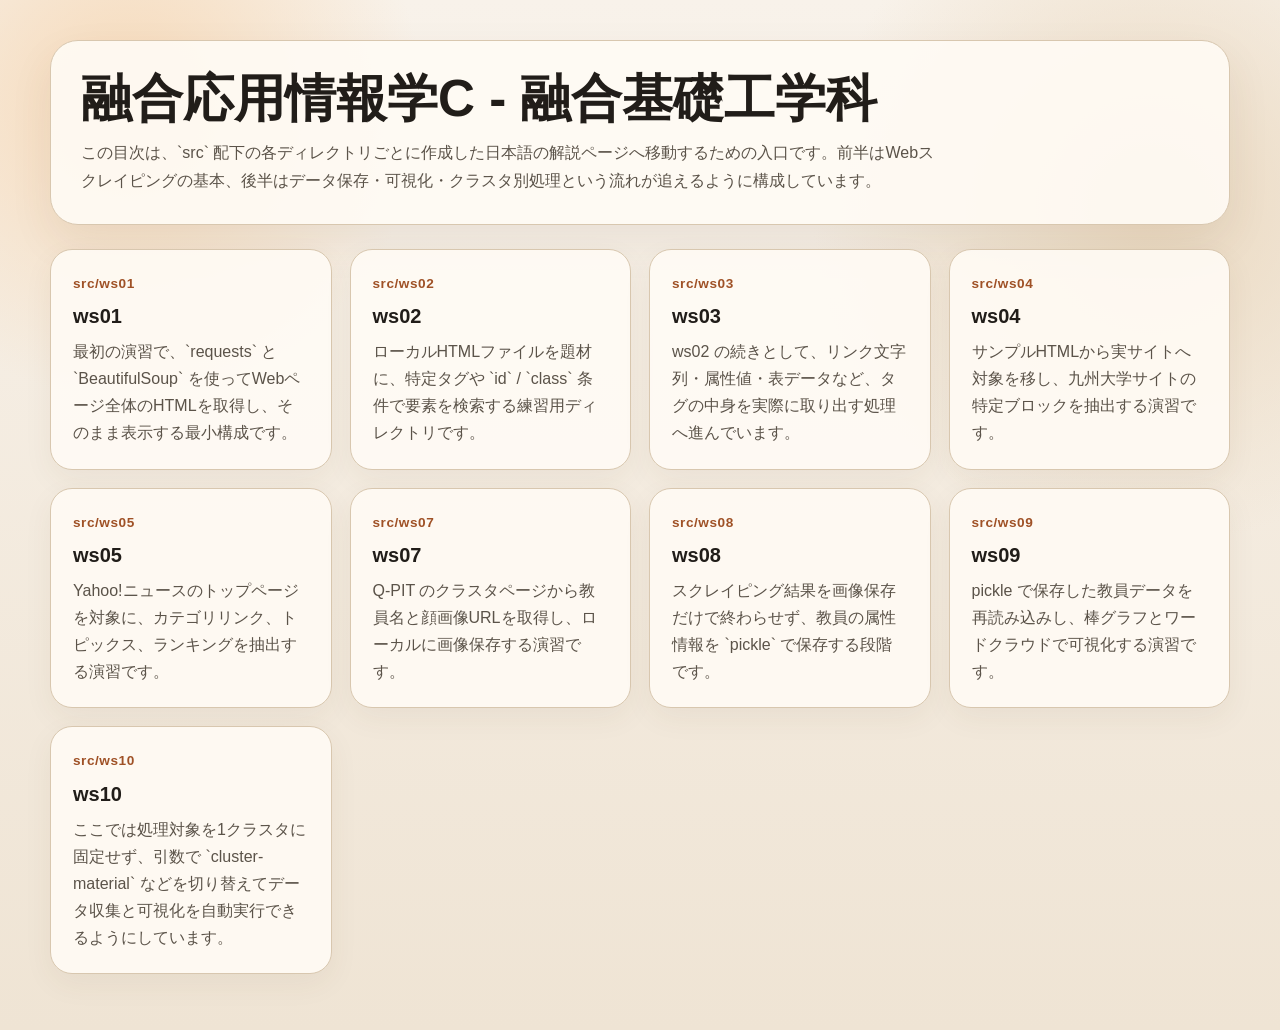
<file: index.html>
<!DOCTYPE html>
<html lang="ja">
<head>
  <meta charset="utf-8">
  <meta name="viewport" content="width=device-width, initial-scale=1">
  <title>融合応用情報学C - 融合基礎工学科</title>
  <style>
    :root {
      --bg: #f5efe6;
      --paper: rgba(255, 251, 245, 0.92);
      --ink: #211d19;
      --sub: #5b5349;
      --line: #d8c7af;
      --accent: #9f5126;
    }
    * { box-sizing: border-box; }
    body {
      margin: 0;
      font-family: "Hiragino Sans", "Yu Gothic", sans-serif;
      color: var(--ink);
      background:
        radial-gradient(circle at 10% 10%, #f6d9b8 0, transparent 20%),
        radial-gradient(circle at 90% 20%, #ead8bf 0, transparent 24%),
        linear-gradient(180deg, #f8f2ea 0%, #efe4d4 100%);
    }
    main {
      width: min(1180px, calc(100% - 32px));
      margin: 0 auto;
      padding: 40px 0 56px;
    }
    .hero {
      background: var(--paper);
      border: 1px solid var(--line);
      border-radius: 28px;
      padding: 30px;
      box-shadow: 0 18px 44px rgba(91, 63, 35, 0.08);
      margin-bottom: 24px;
    }
    .hero p {
      max-width: 54rem;
    }
    h1 {
      margin: 0 0 12px;
      font-size: clamp(2rem, 4vw, 3.6rem);
      line-height: 1.1;
    }
    .grid {
      display: grid;
      grid-template-columns: repeat(auto-fit, minmax(240px, 1fr));
      gap: 18px;
    }
    .card {
      display: block;
      text-decoration: none;
      color: inherit;
      background: var(--paper);
      border: 1px solid var(--line);
      border-radius: 22px;
      padding: 22px;
      min-height: 200px;
      box-shadow: 0 10px 30px rgba(91, 63, 35, 0.06);
      transition: transform 0.18s ease, box-shadow 0.18s ease, border-color 0.18s ease;
    }
    .card:hover {
      transform: translateY(-3px);
      box-shadow: 0 18px 34px rgba(91, 63, 35, 0.12);
      border-color: #c89870;
    }
    .path {
      margin: 0 0 10px;
      color: var(--accent);
      font-weight: 700;
      font-size: 0.85rem;
      letter-spacing: 0.04em;
    }
    h2 {
      margin: 0 0 10px;
      font-size: 1.25rem;
    }
    p {
      margin: 0;
      line-height: 1.7;
      color: var(--sub);
    }
  </style>
</head>
<body>
  <main>
    <section class="hero">
      <h1>融合応用情報学C - 融合基礎工学科</h1>
      <p>この目次は、`src` 配下の各ディレクトリごとに作成した日本語の解説ページへ移動するための入口です。前半はWebスクレイピングの基本、後半はデータ保存・可視化・クラスタ別処理という流れが追えるように構成しています。</p>
    </section>
    <section class="grid">
      
            <a class="card" href="doc_src_ws01.html">
              <p class="path">src/ws01</p>
              <h2>ws01</h2>
              <p>最初の演習で、`requests` と `BeautifulSoup` を使ってWebページ全体のHTMLを取得し、そのまま表示する最小構成です。</p>
            </a>
            

            <a class="card" href="doc_src_ws02.html">
              <p class="path">src/ws02</p>
              <h2>ws02</h2>
              <p>ローカルHTMLファイルを題材に、特定タグや `id` / `class` 条件で要素を検索する練習用ディレクトリです。</p>
            </a>
            

            <a class="card" href="doc_src_ws03.html">
              <p class="path">src/ws03</p>
              <h2>ws03</h2>
              <p>ws02 の続きとして、リンク文字列・属性値・表データなど、タグの中身を実際に取り出す処理へ進んでいます。</p>
            </a>
            

            <a class="card" href="doc_src_ws04.html">
              <p class="path">src/ws04</p>
              <h2>ws04</h2>
              <p>サンプルHTMLから実サイトへ対象を移し、九州大学サイトの特定ブロックを抽出する演習です。</p>
            </a>
            

            <a class="card" href="doc_src_ws05.html">
              <p class="path">src/ws05</p>
              <h2>ws05</h2>
              <p>Yahoo!ニュースのトップページを対象に、カテゴリリンク、トピックス、ランキングを抽出する演習です。</p>
            </a>
            

            <a class="card" href="doc_src_ws07.html">
              <p class="path">src/ws07</p>
              <h2>ws07</h2>
              <p>Q-PIT のクラスタページから教員名と顔画像URLを取得し、ローカルに画像保存する演習です。</p>
            </a>
            

            <a class="card" href="doc_src_ws08.html">
              <p class="path">src/ws08</p>
              <h2>ws08</h2>
              <p>スクレイピング結果を画像保存だけで終わらせず、教員の属性情報を `pickle` で保存する段階です。</p>
            </a>
            

            <a class="card" href="doc_src_ws09.html">
              <p class="path">src/ws09</p>
              <h2>ws09</h2>
              <p>pickle で保存した教員データを再読み込みし、棒グラフとワードクラウドで可視化する演習です。</p>
            </a>
            

            <a class="card" href="doc_src_ws10.html">
              <p class="path">src/ws10</p>
              <h2>ws10</h2>
              <p>ここでは処理対象を1クラスタに固定せず、引数で `cluster-material` などを切り替えてデータ収集と可視化を自動実行できるようにしています。</p>
            </a>
            
    </section>
  </main>
</body>
</html>
</file>
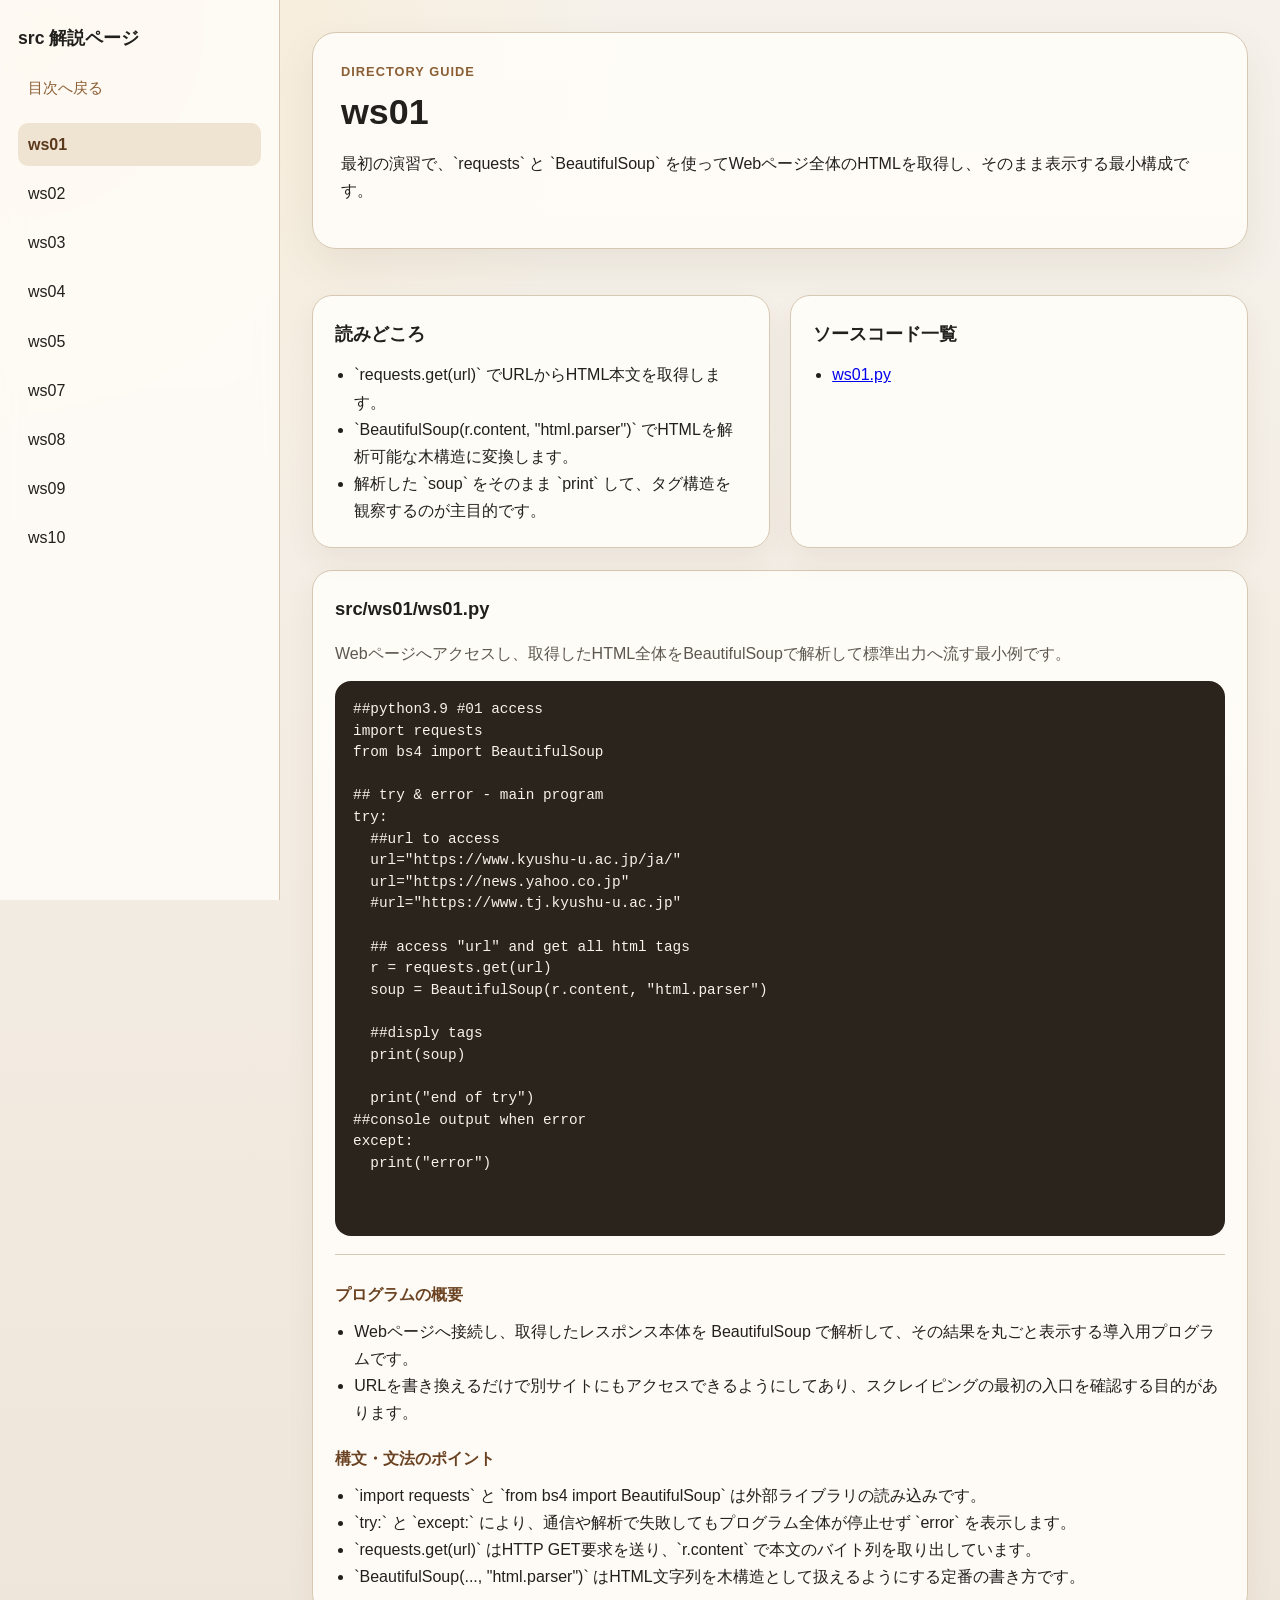
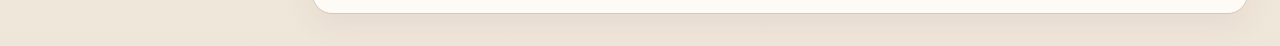
<file: doc_src_ws01.html>
<!DOCTYPE html>
<html lang="ja">
<head>
  <meta charset="utf-8">
  <meta name="viewport" content="width=device-width, initial-scale=1">
  <title>ws01 の解説</title>
  <style>
    :root {
      --bg: #f4f1ea;
      --paper: #fffdf9;
      --ink: #22201d;
      --sub: #5d574f;
      --line: #d6c8b2;
      --accent: #8b5e34;
      --accent-soft: #efe3d2;
      --code: #2b241d;
    }
    * { box-sizing: border-box; }
    body {
      margin: 0;
      font-family: "Hiragino Sans", "Yu Gothic", sans-serif;
      color: var(--ink);
      background:
        radial-gradient(circle at top left, #f8ead1 0, transparent 30%),
        linear-gradient(180deg, #f6f2eb 0%, #efe6da 100%);
      line-height: 1.7;
    }
    .layout {
      display: grid;
      grid-template-columns: 280px minmax(0, 1fr);
      min-height: 100vh;
    }
    nav {
      padding: 24px 18px;
      border-right: 1px solid var(--line);
      background: rgba(255, 253, 249, 0.82);
      backdrop-filter: blur(10px);
      position: sticky;
      top: 0;
      height: 100vh;
      overflow: auto;
    }
    nav h1 {
      margin: 0 0 14px;
      font-size: 1.1rem;
    }
    nav p {
      margin: 0 0 14px;
      color: var(--sub);
      font-size: 0.92rem;
    }
    nav a {
      display: block;
      padding: 8px 10px;
      margin-bottom: 6px;
      border-radius: 10px;
      color: var(--ink);
      text-decoration: none;
      background: transparent;
    }
    nav a.current {
      background: var(--accent-soft);
      color: #5a391c;
      font-weight: 700;
    }
    nav a:hover {
      background: #f1e7d9;
    }
    main {
      padding: 32px;
    }
    .hero {
      background: rgba(255, 253, 249, 0.9);
      border: 1px solid var(--line);
      border-radius: 24px;
      padding: 28px;
      box-shadow: 0 16px 40px rgba(82, 59, 29, 0.08);
    }
    .eyebrow {
      margin: 0 0 8px;
      color: var(--accent);
      font-weight: 700;
      letter-spacing: 0.08em;
      text-transform: uppercase;
      font-size: 0.8rem;
    }
    h2 {
      margin: 0 0 12px;
      font-size: clamp(1.8rem, 2.8vw, 2.6rem);
      line-height: 1.2;
    }
    .grid {
      display: grid;
      grid-template-columns: repeat(2, minmax(0, 1fr));
      gap: 20px;
      margin-top: 24px;
    }
    .card, .file-block {
      background: rgba(255, 253, 249, 0.92);
      border: 1px solid var(--line);
      border-radius: 20px;
      padding: 22px;
      margin-top: 22px;
      box-shadow: 0 12px 30px rgba(82, 59, 29, 0.06);
    }
    .card h3, .file-block h3 {
      margin-top: 0;
      margin-bottom: 12px;
      font-size: 1.15rem;
    }
    .file-block h4 {
      margin: 18px 0 10px;
      font-size: 1rem;
      color: #6b4322;
    }
    ul {
      margin: 0;
      padding-left: 1.2rem;
    }
    .note {
      color: var(--sub);
      margin-bottom: 14px;
    }
    pre {
      margin: 0;
      padding: 18px;
      overflow: auto;
      border-radius: 16px;
      background: var(--code);
      color: #f7f2ea;
      font-size: 0.9rem;
      line-height: 1.5;
    }
    code {
      font-family: "SFMono-Regular", Consolas, monospace;
    }
    .explain {
      margin-top: 18px;
      padding-top: 8px;
      border-top: 1px solid var(--line);
    }
    a.inline {
      color: var(--accent);
    }
    @media (max-width: 960px) {
      .layout {
        grid-template-columns: 1fr;
      }
      nav {
        position: static;
        height: auto;
        border-right: 0;
        border-bottom: 1px solid var(--line);
      }
      main {
        padding: 20px;
      }
      .grid {
        grid-template-columns: 1fr;
      }
    }
  </style>
</head>
<body>
  <div class="layout">
    <nav>
      <h1>src 解説ページ</h1>
      <p><a class="inline" href="index.html">目次へ戻る</a></p>
      <a class="current" href="doc_src_ws01.html">ws01</a>
<a class="" href="doc_src_ws02.html">ws02</a>
<a class="" href="doc_src_ws03.html">ws03</a>
<a class="" href="doc_src_ws04.html">ws04</a>
<a class="" href="doc_src_ws05.html">ws05</a>
<a class="" href="doc_src_ws07.html">ws07</a>
<a class="" href="doc_src_ws08.html">ws08</a>
<a class="" href="doc_src_ws09.html">ws09</a>
<a class="" href="doc_src_ws10.html">ws10</a>
    </nav>
    <main>
      <section class="hero">
        <p class="eyebrow">Directory Guide</p>
        <h2>ws01</h2>
        <p>最初の演習で、`requests` と `BeautifulSoup` を使ってWebページ全体のHTMLを取得し、そのまま表示する最小構成です。</p>
      </section>

      <div class="grid">
        <section class="card">
          <h3>読みどころ</h3>
          <ul><li>`requests.get(url)` でURLからHTML本文を取得します。</li>
<li>`BeautifulSoup(r.content, &quot;html.parser&quot;)` でHTMLを解析可能な木構造に変換します。</li>
<li>解析した `soup` をそのまま `print` して、タグ構造を観察するのが主目的です。</li></ul>
        </section>
        <section class="card">
          <h3>ソースコード一覧</h3>
          <ul><li><a href="src/ws01/ws01.py" download>ws01.py</a></li></ul>
        </section>
      </div>
      
      
    <section class="file-block">
      <h3>src/ws01/ws01.py</h3>
      <p class="note">Webページへアクセスし、取得したHTML全体をBeautifulSoupで解析して標準出力へ流す最小例です。</p>
      <pre><code>##python3.9 #01 access
import requests
from bs4 import BeautifulSoup   

## try &amp; error - main program
try:
  ##url to access 
  url=&quot;https://www.kyushu-u.ac.jp/ja/&quot;
  url=&quot;https://news.yahoo.co.jp&quot;
  #url=&quot;https://www.tj.kyushu-u.ac.jp&quot;

  ## access &quot;url&quot; and get all html tags 
  r = requests.get(url)
  soup = BeautifulSoup(r.content, &quot;html.parser&quot;)
  
  ##disply tags
  print(soup)

  print(&quot;end of try&quot;)
##console output when error
except:
  print(&quot;error&quot;)


</code></pre>
      <div class="explain">
        <h4>プログラムの概要</h4>
        <ul><li>Webページへ接続し、取得したレスポンス本体を BeautifulSoup で解析して、その結果を丸ごと表示する導入用プログラムです。</li><li>URLを書き換えるだけで別サイトにもアクセスできるようにしてあり、スクレイピングの最初の入口を確認する目的があります。</li></ul>
        <h4>構文・文法のポイント</h4>
        <ul><li>`import requests` と `from bs4 import BeautifulSoup` は外部ライブラリの読み込みです。</li><li>`try:` と `except:` により、通信や解析で失敗してもプログラム全体が停止せず `error` を表示します。</li><li>`requests.get(url)` はHTTP GET要求を送り、`r.content` で本文のバイト列を取り出しています。</li><li>`BeautifulSoup(..., &quot;html.parser&quot;)` はHTML文字列を木構造として扱えるようにする定番の書き方です。</li></ul>
      </div>
    </section>
    
    </main>
  </div>
</body>
</html>
</file>
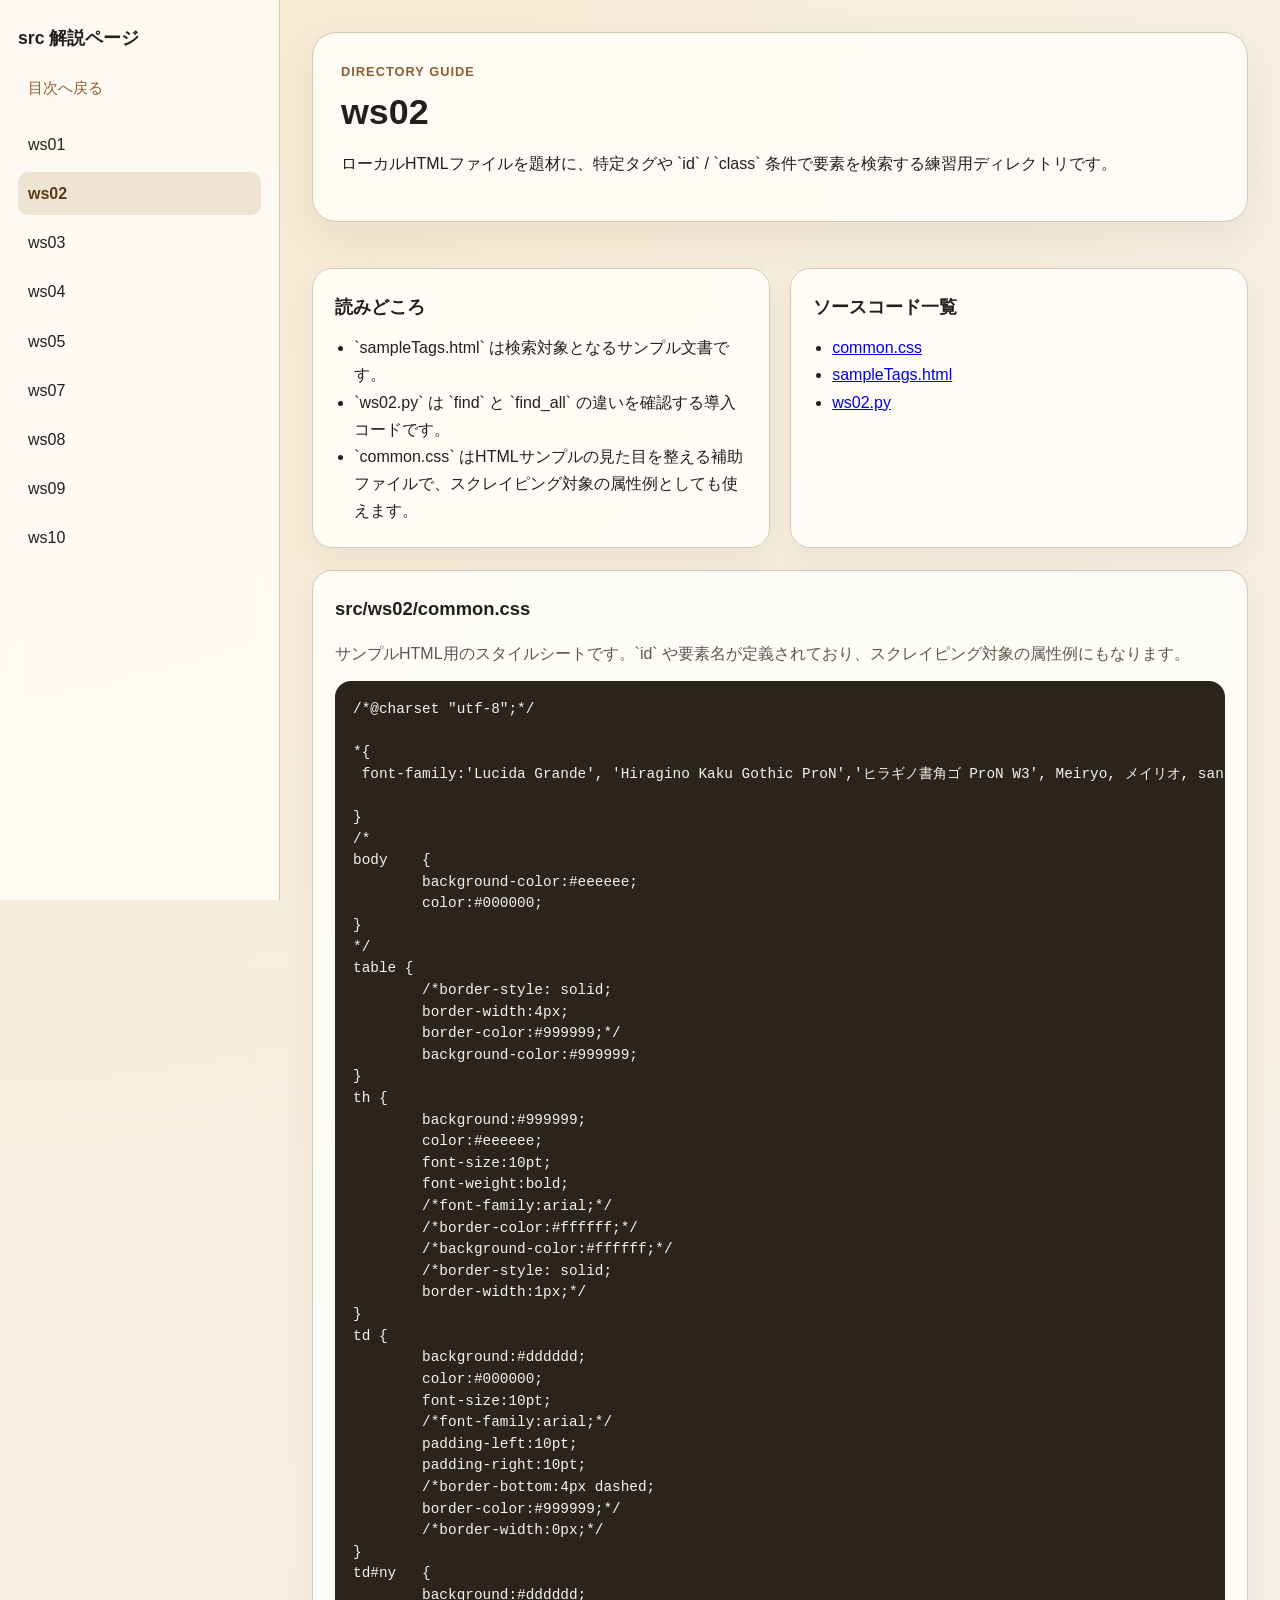
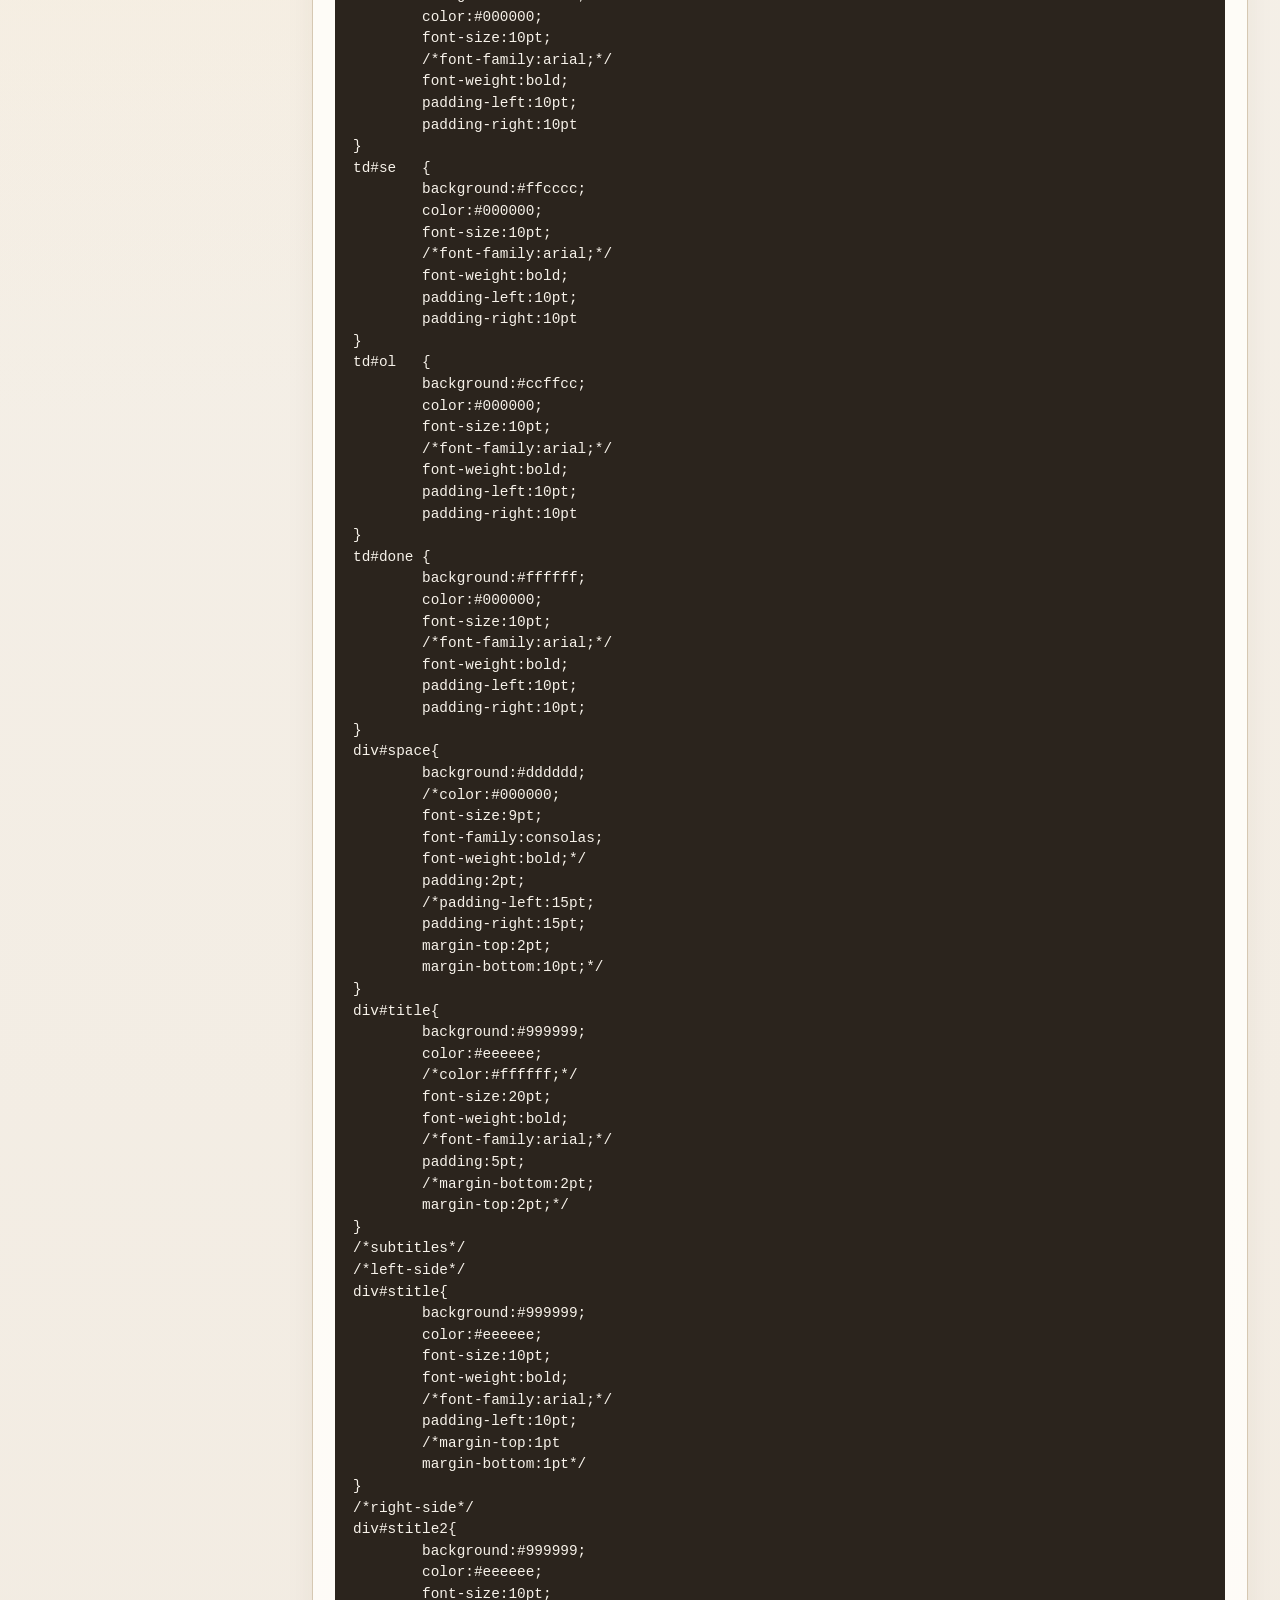
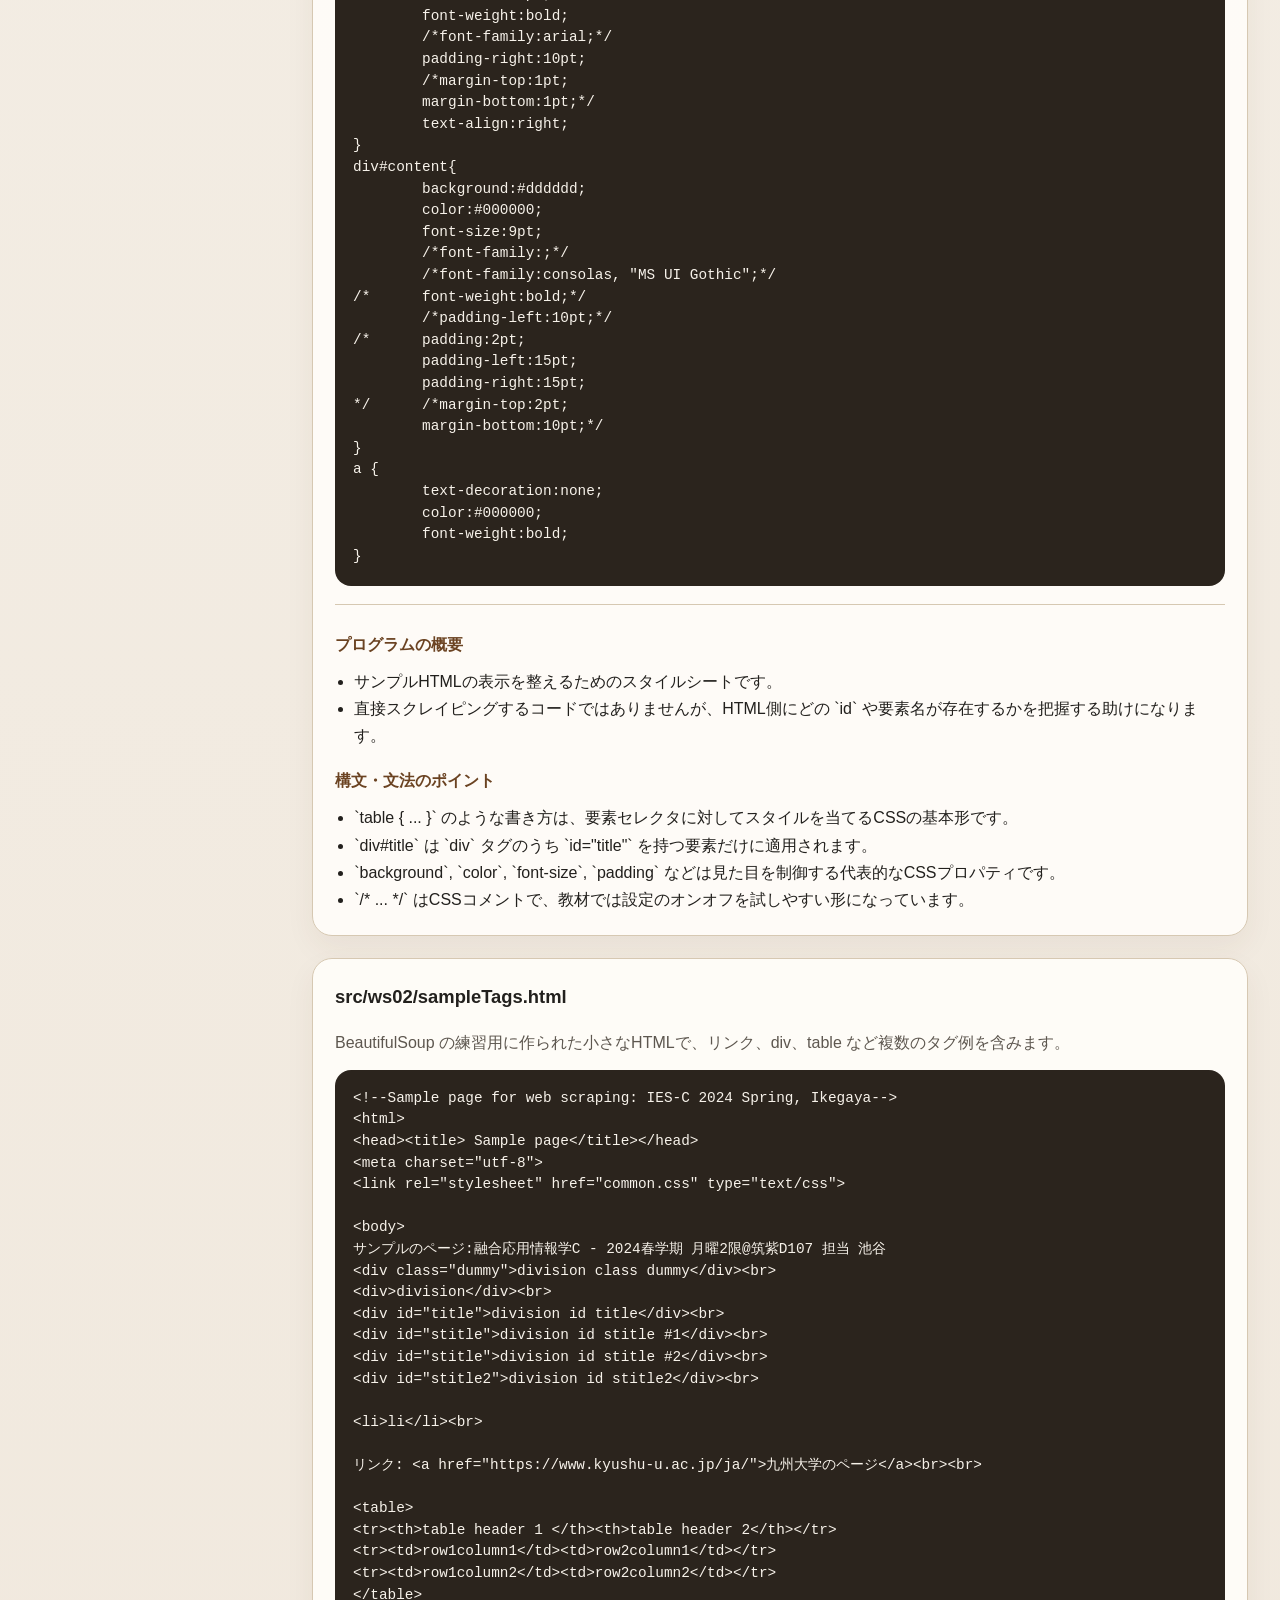
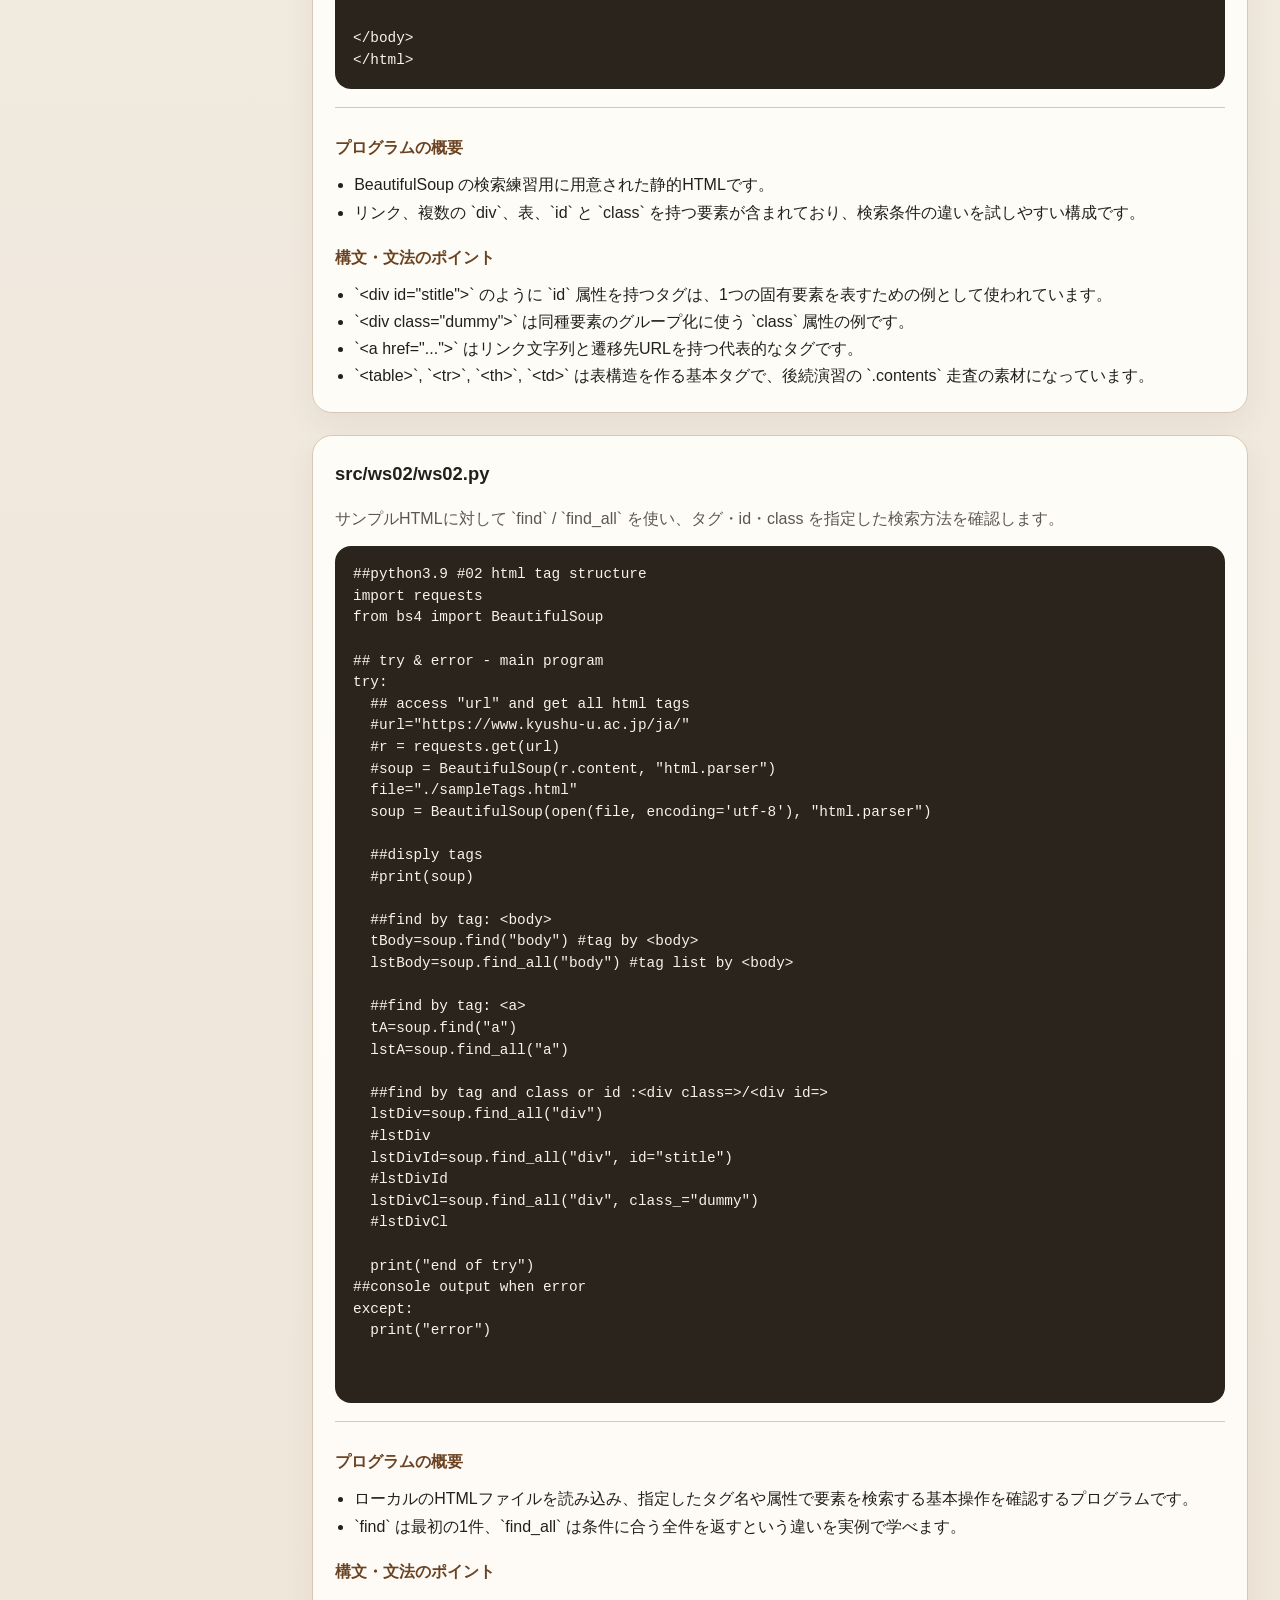
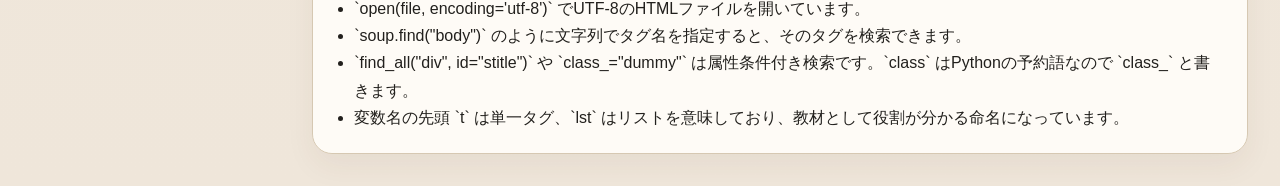
<file: doc_src_ws02.html>
<!DOCTYPE html>
<html lang="ja">
<head>
  <meta charset="utf-8">
  <meta name="viewport" content="width=device-width, initial-scale=1">
  <title>ws02 の解説</title>
  <style>
    :root {
      --bg: #f4f1ea;
      --paper: #fffdf9;
      --ink: #22201d;
      --sub: #5d574f;
      --line: #d6c8b2;
      --accent: #8b5e34;
      --accent-soft: #efe3d2;
      --code: #2b241d;
    }
    * { box-sizing: border-box; }
    body {
      margin: 0;
      font-family: "Hiragino Sans", "Yu Gothic", sans-serif;
      color: var(--ink);
      background:
        radial-gradient(circle at top left, #f8ead1 0, transparent 30%),
        linear-gradient(180deg, #f6f2eb 0%, #efe6da 100%);
      line-height: 1.7;
    }
    .layout {
      display: grid;
      grid-template-columns: 280px minmax(0, 1fr);
      min-height: 100vh;
    }
    nav {
      padding: 24px 18px;
      border-right: 1px solid var(--line);
      background: rgba(255, 253, 249, 0.82);
      backdrop-filter: blur(10px);
      position: sticky;
      top: 0;
      height: 100vh;
      overflow: auto;
    }
    nav h1 {
      margin: 0 0 14px;
      font-size: 1.1rem;
    }
    nav p {
      margin: 0 0 14px;
      color: var(--sub);
      font-size: 0.92rem;
    }
    nav a {
      display: block;
      padding: 8px 10px;
      margin-bottom: 6px;
      border-radius: 10px;
      color: var(--ink);
      text-decoration: none;
      background: transparent;
    }
    nav a.current {
      background: var(--accent-soft);
      color: #5a391c;
      font-weight: 700;
    }
    nav a:hover {
      background: #f1e7d9;
    }
    main {
      padding: 32px;
    }
    .hero {
      background: rgba(255, 253, 249, 0.9);
      border: 1px solid var(--line);
      border-radius: 24px;
      padding: 28px;
      box-shadow: 0 16px 40px rgba(82, 59, 29, 0.08);
    }
    .eyebrow {
      margin: 0 0 8px;
      color: var(--accent);
      font-weight: 700;
      letter-spacing: 0.08em;
      text-transform: uppercase;
      font-size: 0.8rem;
    }
    h2 {
      margin: 0 0 12px;
      font-size: clamp(1.8rem, 2.8vw, 2.6rem);
      line-height: 1.2;
    }
    .grid {
      display: grid;
      grid-template-columns: repeat(2, minmax(0, 1fr));
      gap: 20px;
      margin-top: 24px;
    }
    .card, .file-block {
      background: rgba(255, 253, 249, 0.92);
      border: 1px solid var(--line);
      border-radius: 20px;
      padding: 22px;
      margin-top: 22px;
      box-shadow: 0 12px 30px rgba(82, 59, 29, 0.06);
    }
    .card h3, .file-block h3 {
      margin-top: 0;
      margin-bottom: 12px;
      font-size: 1.15rem;
    }
    .file-block h4 {
      margin: 18px 0 10px;
      font-size: 1rem;
      color: #6b4322;
    }
    ul {
      margin: 0;
      padding-left: 1.2rem;
    }
    .note {
      color: var(--sub);
      margin-bottom: 14px;
    }
    pre {
      margin: 0;
      padding: 18px;
      overflow: auto;
      border-radius: 16px;
      background: var(--code);
      color: #f7f2ea;
      font-size: 0.9rem;
      line-height: 1.5;
    }
    code {
      font-family: "SFMono-Regular", Consolas, monospace;
    }
    .explain {
      margin-top: 18px;
      padding-top: 8px;
      border-top: 1px solid var(--line);
    }
    a.inline {
      color: var(--accent);
    }
    @media (max-width: 960px) {
      .layout {
        grid-template-columns: 1fr;
      }
      nav {
        position: static;
        height: auto;
        border-right: 0;
        border-bottom: 1px solid var(--line);
      }
      main {
        padding: 20px;
      }
      .grid {
        grid-template-columns: 1fr;
      }
    }
  </style>
</head>
<body>
  <div class="layout">
    <nav>
      <h1>src 解説ページ</h1>
      <p><a class="inline" href="index.html">目次へ戻る</a></p>
      <a class="" href="doc_src_ws01.html">ws01</a>
<a class="current" href="doc_src_ws02.html">ws02</a>
<a class="" href="doc_src_ws03.html">ws03</a>
<a class="" href="doc_src_ws04.html">ws04</a>
<a class="" href="doc_src_ws05.html">ws05</a>
<a class="" href="doc_src_ws07.html">ws07</a>
<a class="" href="doc_src_ws08.html">ws08</a>
<a class="" href="doc_src_ws09.html">ws09</a>
<a class="" href="doc_src_ws10.html">ws10</a>
    </nav>
    <main>
      <section class="hero">
        <p class="eyebrow">Directory Guide</p>
        <h2>ws02</h2>
        <p>ローカルHTMLファイルを題材に、特定タグや `id` / `class` 条件で要素を検索する練習用ディレクトリです。</p>
      </section>

      <div class="grid">
        <section class="card">
          <h3>読みどころ</h3>
          <ul><li>`sampleTags.html` は検索対象となるサンプル文書です。</li>
<li>`ws02.py` は `find` と `find_all` の違いを確認する導入コードです。</li>
<li>`common.css` はHTMLサンプルの見た目を整える補助ファイルで、スクレイピング対象の属性例としても使えます。</li></ul>
        </section>
        <section class="card">
          <h3>ソースコード一覧</h3>
          <ul><li><a href="src/ws02/common.css" download>common.css</a></li>
<li><a href="src/ws02/sampleTags.html" download>sampleTags.html</a></li>
<li><a href="src/ws02/ws02.py" download>ws02.py</a></li></ul>
        </section>
      </div>
      
      
    <section class="file-block">
      <h3>src/ws02/common.css</h3>
      <p class="note">サンプルHTML用のスタイルシートです。`id` や要素名が定義されており、スクレイピング対象の属性例にもなります。</p>
      <pre><code>/*@charset &quot;utf-8&quot;;*/

*{
 font-family:&#x27;Lucida Grande&#x27;, &#x27;Hiragino Kaku Gothic ProN&#x27;,&#x27;ヒラギノ書角ゴ ProN W3&#x27;, Meiryo, メイリオ, sans-serif;

}
/*
body	{
	background-color:#eeeeee;
	color:#000000;
}
*/
table {
	/*border-style: solid;
     	border-width:4px; 
	border-color:#999999;*/
	background-color:#999999;
}
th {
	background:#999999;
	color:#eeeeee;
	font-size:10pt;
	font-weight:bold;
	/*font-family:arial;*/
	/*border-color:#ffffff;*/
	/*background-color:#ffffff;*/
	/*border-style: solid;
	border-width:1px;*/
}
td {
	background:#dddddd;
	color:#000000;
	font-size:10pt;
	/*font-family:arial;*/
	padding-left:10pt;
	padding-right:10pt;
	/*border-bottom:4px dashed;
	border-color:#999999;*/
	/*border-width:0px;*/
}
td#ny	{
	background:#dddddd;
	color:#000000;
	font-size:10pt;
	/*font-family:arial;*/
	font-weight:bold;
	padding-left:10pt;
	padding-right:10pt
}
td#se	{
	background:#ffcccc;
	color:#000000;
	font-size:10pt;
	/*font-family:arial;*/
	font-weight:bold;
	padding-left:10pt;
	padding-right:10pt
}
td#ol	{
	background:#ccffcc;
	color:#000000;
	font-size:10pt;
	/*font-family:arial;*/
	font-weight:bold;
	padding-left:10pt;
	padding-right:10pt
}
td#done	{
	background:#ffffff;
	color:#000000;
	font-size:10pt;
	/*font-family:arial;*/
	font-weight:bold;
	padding-left:10pt;
	padding-right:10pt;
}
div#space{
	background:#dddddd;
	/*color:#000000;
	font-size:9pt;
	font-family:consolas;
	font-weight:bold;*/
	padding:2pt;
	/*padding-left:15pt;
	padding-right:15pt;
	margin-top:2pt;
	margin-bottom:10pt;*/
}
div#title{
	background:#999999;
	color:#eeeeee;
	/*color:#ffffff;*/
	font-size:20pt;
	font-weight:bold;
	/*font-family:arial;*/
	padding:5pt;
	/*margin-bottom:2pt;
	margin-top:2pt;*/
}
/*subtitles*/
/*left-side*/
div#stitle{
	background:#999999;
	color:#eeeeee;
	font-size:10pt;
	font-weight:bold;
	/*font-family:arial;*/
	padding-left:10pt;
	/*margin-top:1pt
	margin-bottom:1pt*/
}
/*right-side*/
div#stitle2{
	background:#999999;
	color:#eeeeee;
	font-size:10pt;
	font-weight:bold;
	/*font-family:arial;*/
	padding-right:10pt;
	/*margin-top:1pt;
	margin-bottom:1pt;*/
	text-align:right;
}
div#content{
	background:#dddddd;
	color:#000000;
	font-size:9pt;
	/*font-family:;*/
	/*font-family:consolas, &quot;MS UI Gothic&quot;;*/
/*	font-weight:bold;*/
	/*padding-left:10pt;*/
/*	padding:2pt;
	padding-left:15pt;
	padding-right:15pt;
*/	/*margin-top:2pt;
	margin-bottom:10pt;*/
}
a {
	text-decoration:none;
	color:#000000;
	font-weight:bold;
}
</code></pre>
      <div class="explain">
        <h4>プログラムの概要</h4>
        <ul><li>サンプルHTMLの表示を整えるためのスタイルシートです。</li><li>直接スクレイピングするコードではありませんが、HTML側にどの `id` や要素名が存在するかを把握する助けになります。</li></ul>
        <h4>構文・文法のポイント</h4>
        <ul><li>`table { ... }` のような書き方は、要素セレクタに対してスタイルを当てるCSSの基本形です。</li><li>`div#title` は `div` タグのうち `id=&quot;title&quot;` を持つ要素だけに適用されます。</li><li>`background`, `color`, `font-size`, `padding` などは見た目を制御する代表的なCSSプロパティです。</li><li>`/* ... */` はCSSコメントで、教材では設定のオンオフを試しやすい形になっています。</li></ul>
      </div>
    </section>
    

    <section class="file-block">
      <h3>src/ws02/sampleTags.html</h3>
      <p class="note">BeautifulSoup の練習用に作られた小さなHTMLで、リンク、div、table など複数のタグ例を含みます。</p>
      <pre><code>&lt;!--Sample page for web scraping: IES-C 2024 Spring, Ikegaya--&gt;
&lt;html&gt;
&lt;head&gt;&lt;title&gt; Sample page&lt;/title&gt;&lt;/head&gt;
&lt;meta charset=&quot;utf-8&quot;&gt;
&lt;link rel=&quot;stylesheet&quot; href=&quot;common.css&quot; type=&quot;text/css&quot;&gt;

&lt;body&gt;
サンプルのページ:融合応用情報学C - 2024春学期 月曜2限@筑紫D107 担当 池谷
&lt;div class=&quot;dummy&quot;&gt;division class dummy&lt;/div&gt;&lt;br&gt;
&lt;div&gt;division&lt;/div&gt;&lt;br&gt;
&lt;div id=&quot;title&quot;&gt;division id title&lt;/div&gt;&lt;br&gt;
&lt;div id=&quot;stitle&quot;&gt;division id stitle #1&lt;/div&gt;&lt;br&gt;
&lt;div id=&quot;stitle&quot;&gt;division id stitle #2&lt;/div&gt;&lt;br&gt;
&lt;div id=&quot;stitle2&quot;&gt;division id stitle2&lt;/div&gt;&lt;br&gt;

&lt;li&gt;li&lt;/li&gt;&lt;br&gt;

リンク: &lt;a href=&quot;https://www.kyushu-u.ac.jp/ja/&quot;&gt;九州大学のページ&lt;/a&gt;&lt;br&gt;&lt;br&gt;

&lt;table&gt;
&lt;tr&gt;&lt;th&gt;table header 1 &lt;/th&gt;&lt;th&gt;table header 2&lt;/th&gt;&lt;/tr&gt;
&lt;tr&gt;&lt;td&gt;row1column1&lt;/td&gt;&lt;td&gt;row2column1&lt;/td&gt;&lt;/tr&gt;
&lt;tr&gt;&lt;td&gt;row1column2&lt;/td&gt;&lt;td&gt;row2column2&lt;/td&gt;&lt;/tr&gt;
&lt;/table&gt;

&lt;/body&gt;
&lt;/html&gt;
</code></pre>
      <div class="explain">
        <h4>プログラムの概要</h4>
        <ul><li>BeautifulSoup の検索練習用に用意された静的HTMLです。</li><li>リンク、複数の `div`、表、`id` と `class` を持つ要素が含まれており、検索条件の違いを試しやすい構成です。</li></ul>
        <h4>構文・文法のポイント</h4>
        <ul><li>`&lt;div id=&quot;stitle&quot;&gt;` のように `id` 属性を持つタグは、1つの固有要素を表すための例として使われています。</li><li>`&lt;div class=&quot;dummy&quot;&gt;` は同種要素のグループ化に使う `class` 属性の例です。</li><li>`&lt;a href=&quot;...&quot;&gt;` はリンク文字列と遷移先URLを持つ代表的なタグです。</li><li>`&lt;table&gt;`, `&lt;tr&gt;`, `&lt;th&gt;`, `&lt;td&gt;` は表構造を作る基本タグで、後続演習の `.contents` 走査の素材になっています。</li></ul>
      </div>
    </section>
    

    <section class="file-block">
      <h3>src/ws02/ws02.py</h3>
      <p class="note">サンプルHTMLに対して `find` / `find_all` を使い、タグ・id・class を指定した検索方法を確認します。</p>
      <pre><code>##python3.9 #02 html tag structure 
import requests
from bs4 import BeautifulSoup   

## try &amp; error - main program
try:
  ## access &quot;url&quot; and get all html tags 
  #url=&quot;https://www.kyushu-u.ac.jp/ja/&quot;
  #r = requests.get(url)
  #soup = BeautifulSoup(r.content, &quot;html.parser&quot;)
  file=&quot;./sampleTags.html&quot; 
  soup = BeautifulSoup(open(file, encoding=&#x27;utf-8&#x27;), &quot;html.parser&quot;)

  ##disply tags
  #print(soup)

  ##find by tag: &lt;body&gt;
  tBody=soup.find(&quot;body&quot;) #tag by &lt;body&gt;
  lstBody=soup.find_all(&quot;body&quot;) #tag list by &lt;body&gt;

  ##find by tag: &lt;a&gt;
  tA=soup.find(&quot;a&quot;)
  lstA=soup.find_all(&quot;a&quot;)
  
  ##find by tag and class or id :&lt;div class=&gt;/&lt;div id=&gt;
  lstDiv=soup.find_all(&quot;div&quot;)
  #lstDiv
  lstDivId=soup.find_all(&quot;div&quot;, id=&quot;stitle&quot;)
  #lstDivId
  lstDivCl=soup.find_all(&quot;div&quot;, class_=&quot;dummy&quot;)
  #lstDivCl

  print(&quot;end of try&quot;)
##console output when error
except:
  print(&quot;error&quot;)


</code></pre>
      <div class="explain">
        <h4>プログラムの概要</h4>
        <ul><li>ローカルのHTMLファイルを読み込み、指定したタグ名や属性で要素を検索する基本操作を確認するプログラムです。</li><li>`find` は最初の1件、`find_all` は条件に合う全件を返すという違いを実例で学べます。</li></ul>
        <h4>構文・文法のポイント</h4>
        <ul><li>`open(file, encoding=&#x27;utf-8&#x27;)` でUTF-8のHTMLファイルを開いています。</li><li>`soup.find(&quot;body&quot;)` のように文字列でタグ名を指定すると、そのタグを検索できます。</li><li>`find_all(&quot;div&quot;, id=&quot;stitle&quot;)` や `class_=&quot;dummy&quot;` は属性条件付き検索です。`class` はPythonの予約語なので `class_` と書きます。</li><li>変数名の先頭 `t` は単一タグ、`lst` はリストを意味しており、教材として役割が分かる命名になっています。</li></ul>
      </div>
    </section>
    
    </main>
  </div>
</body>
</html>
</file>
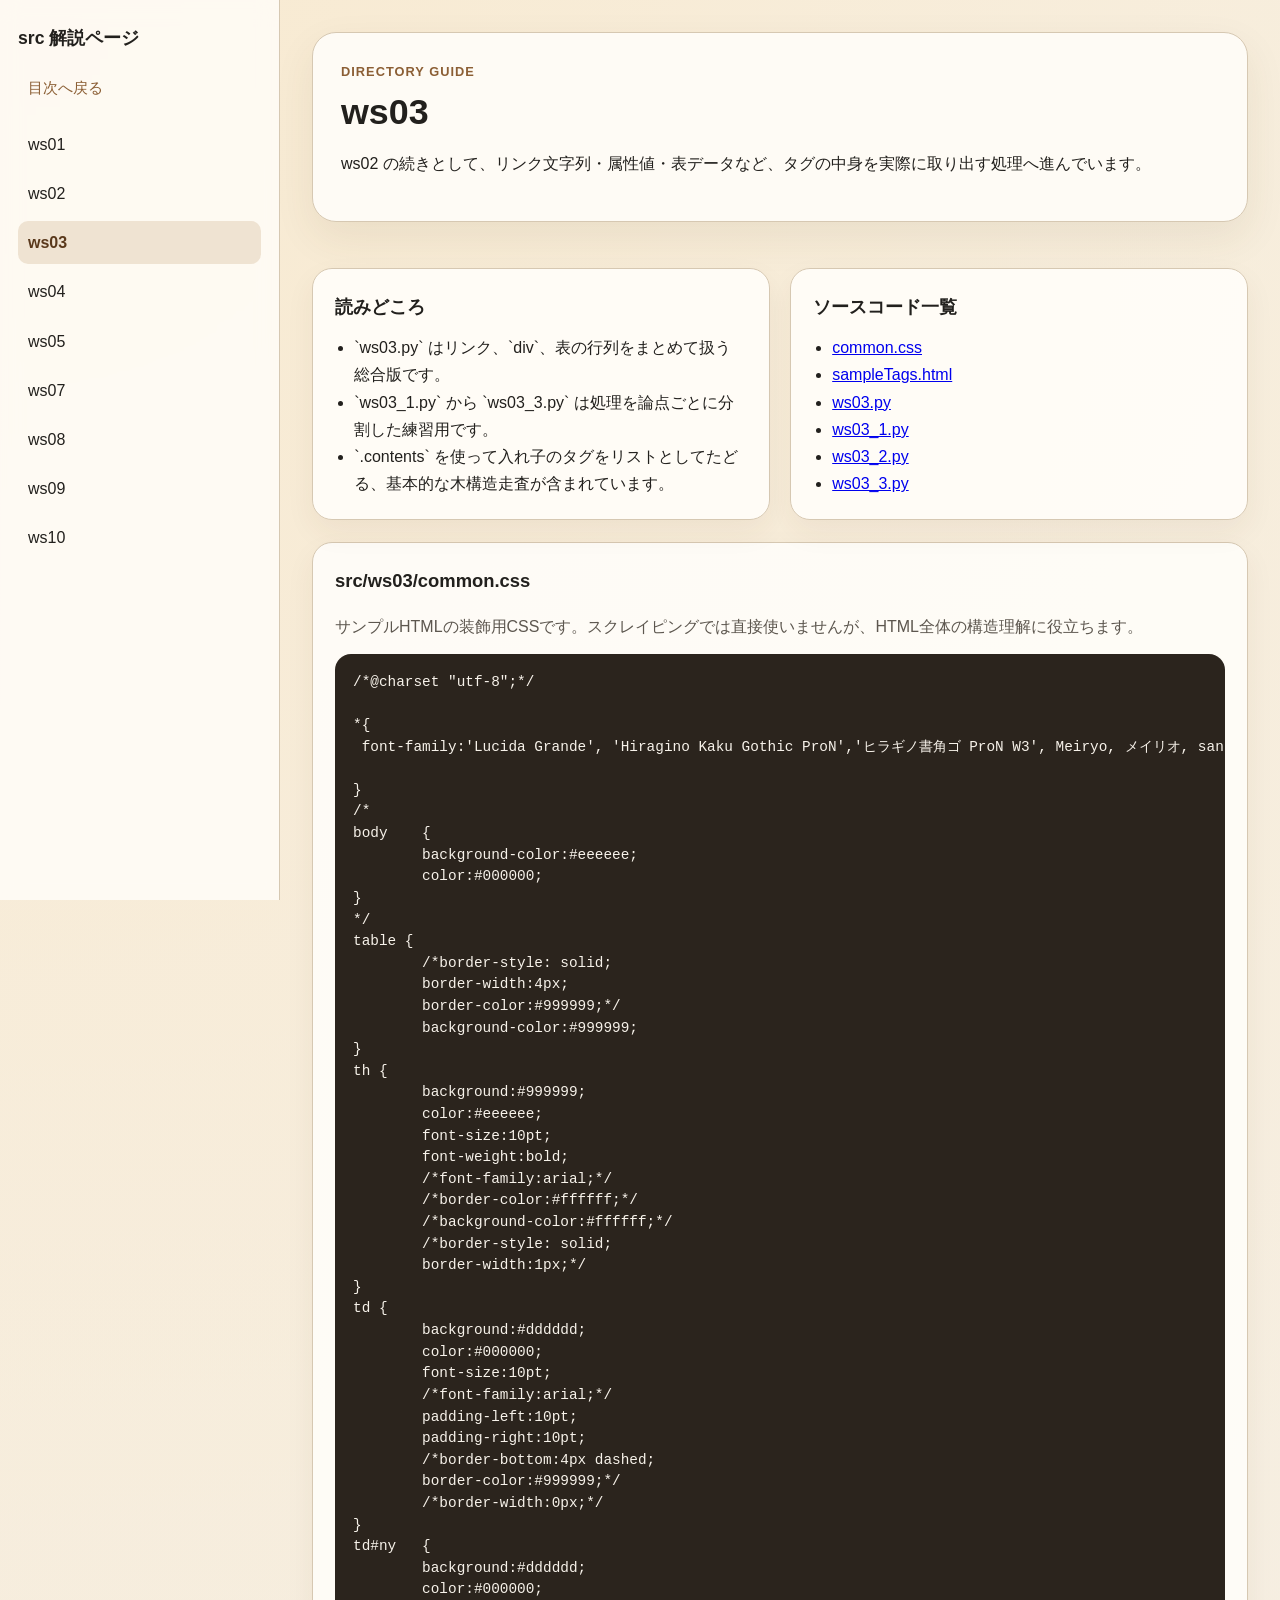
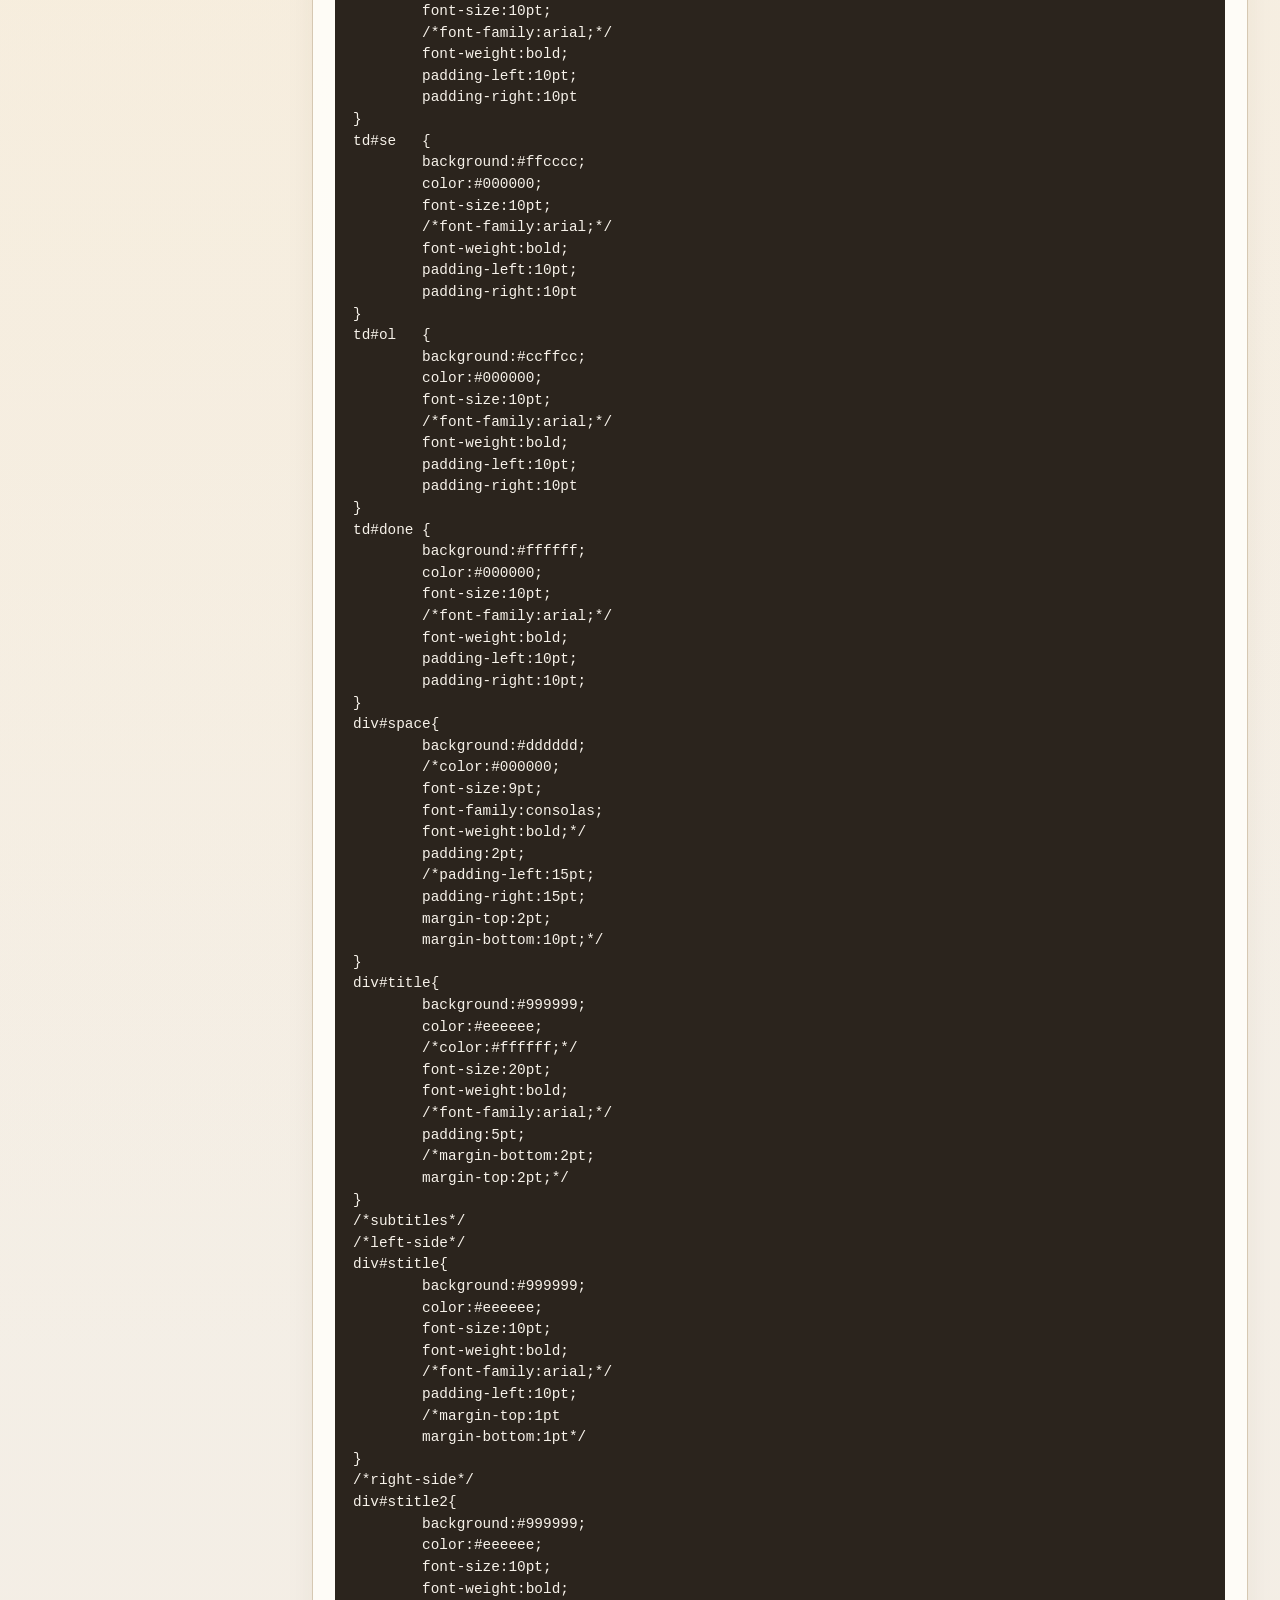
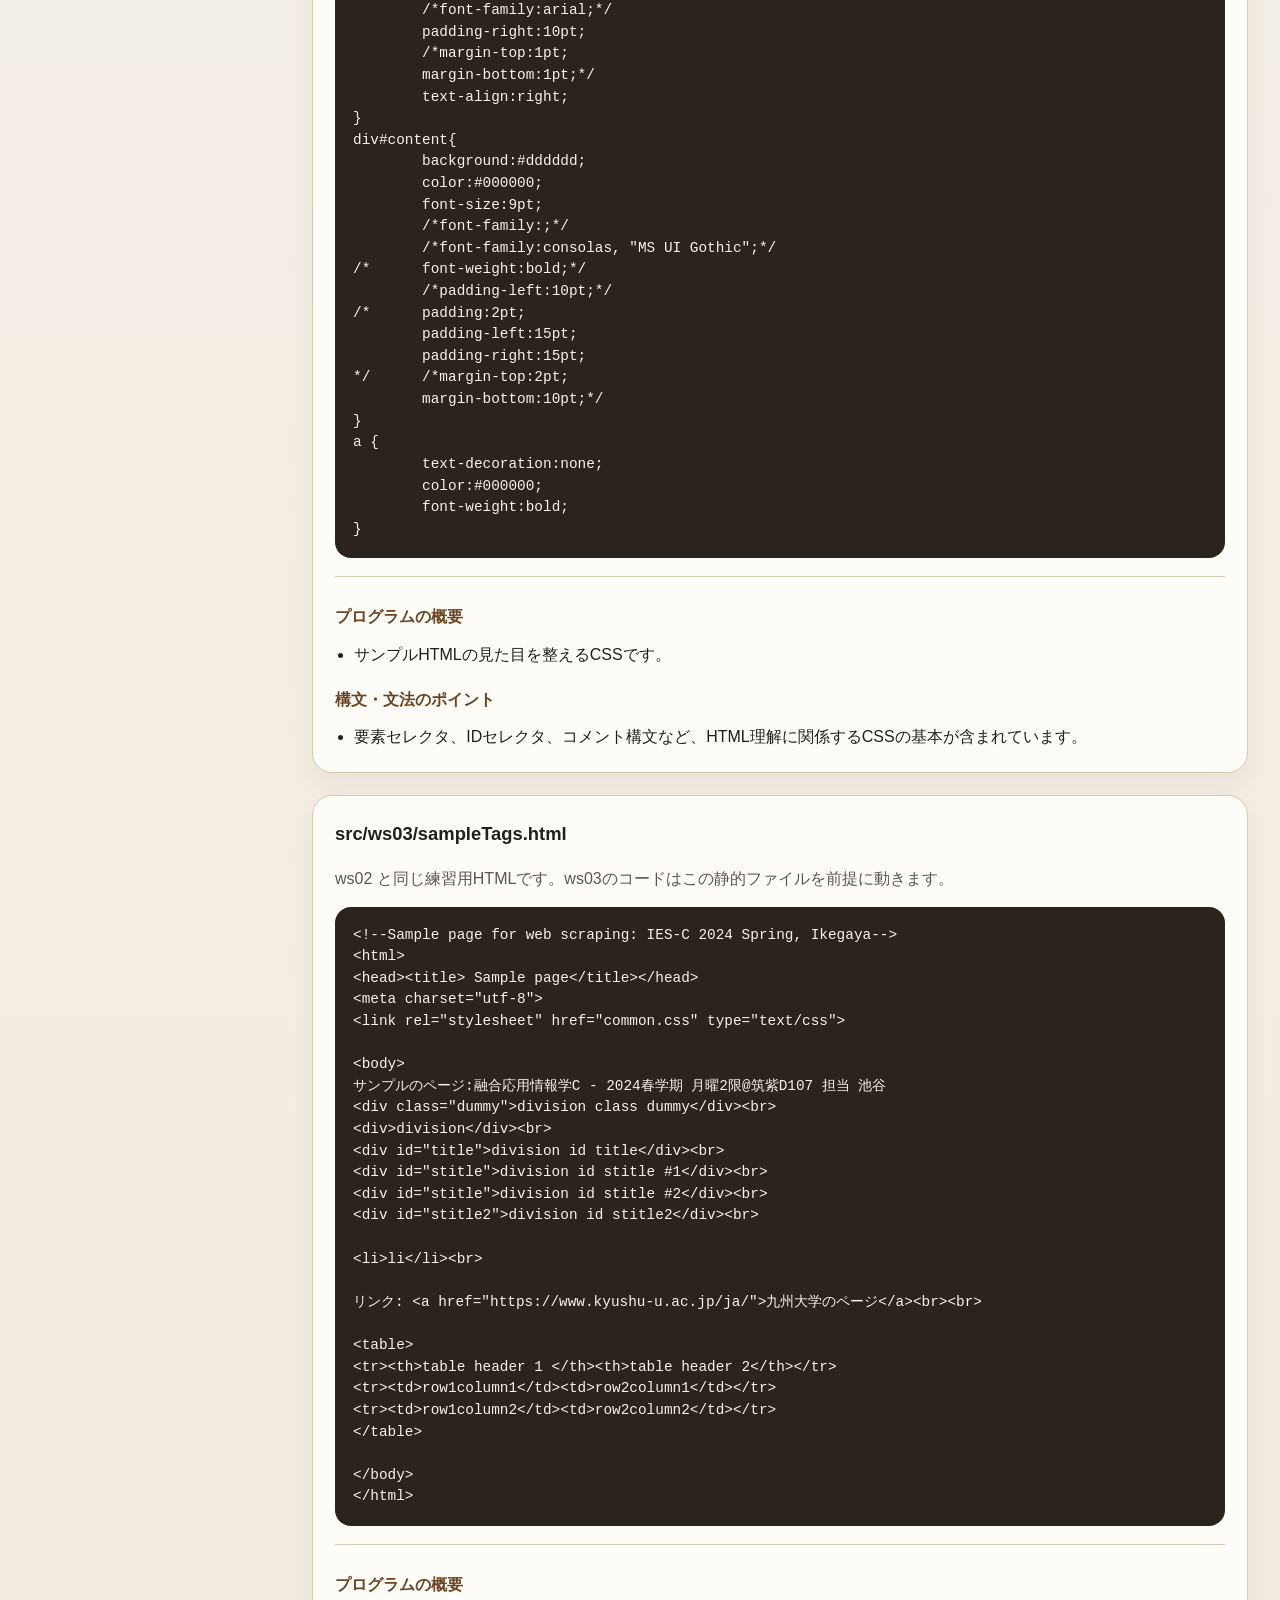
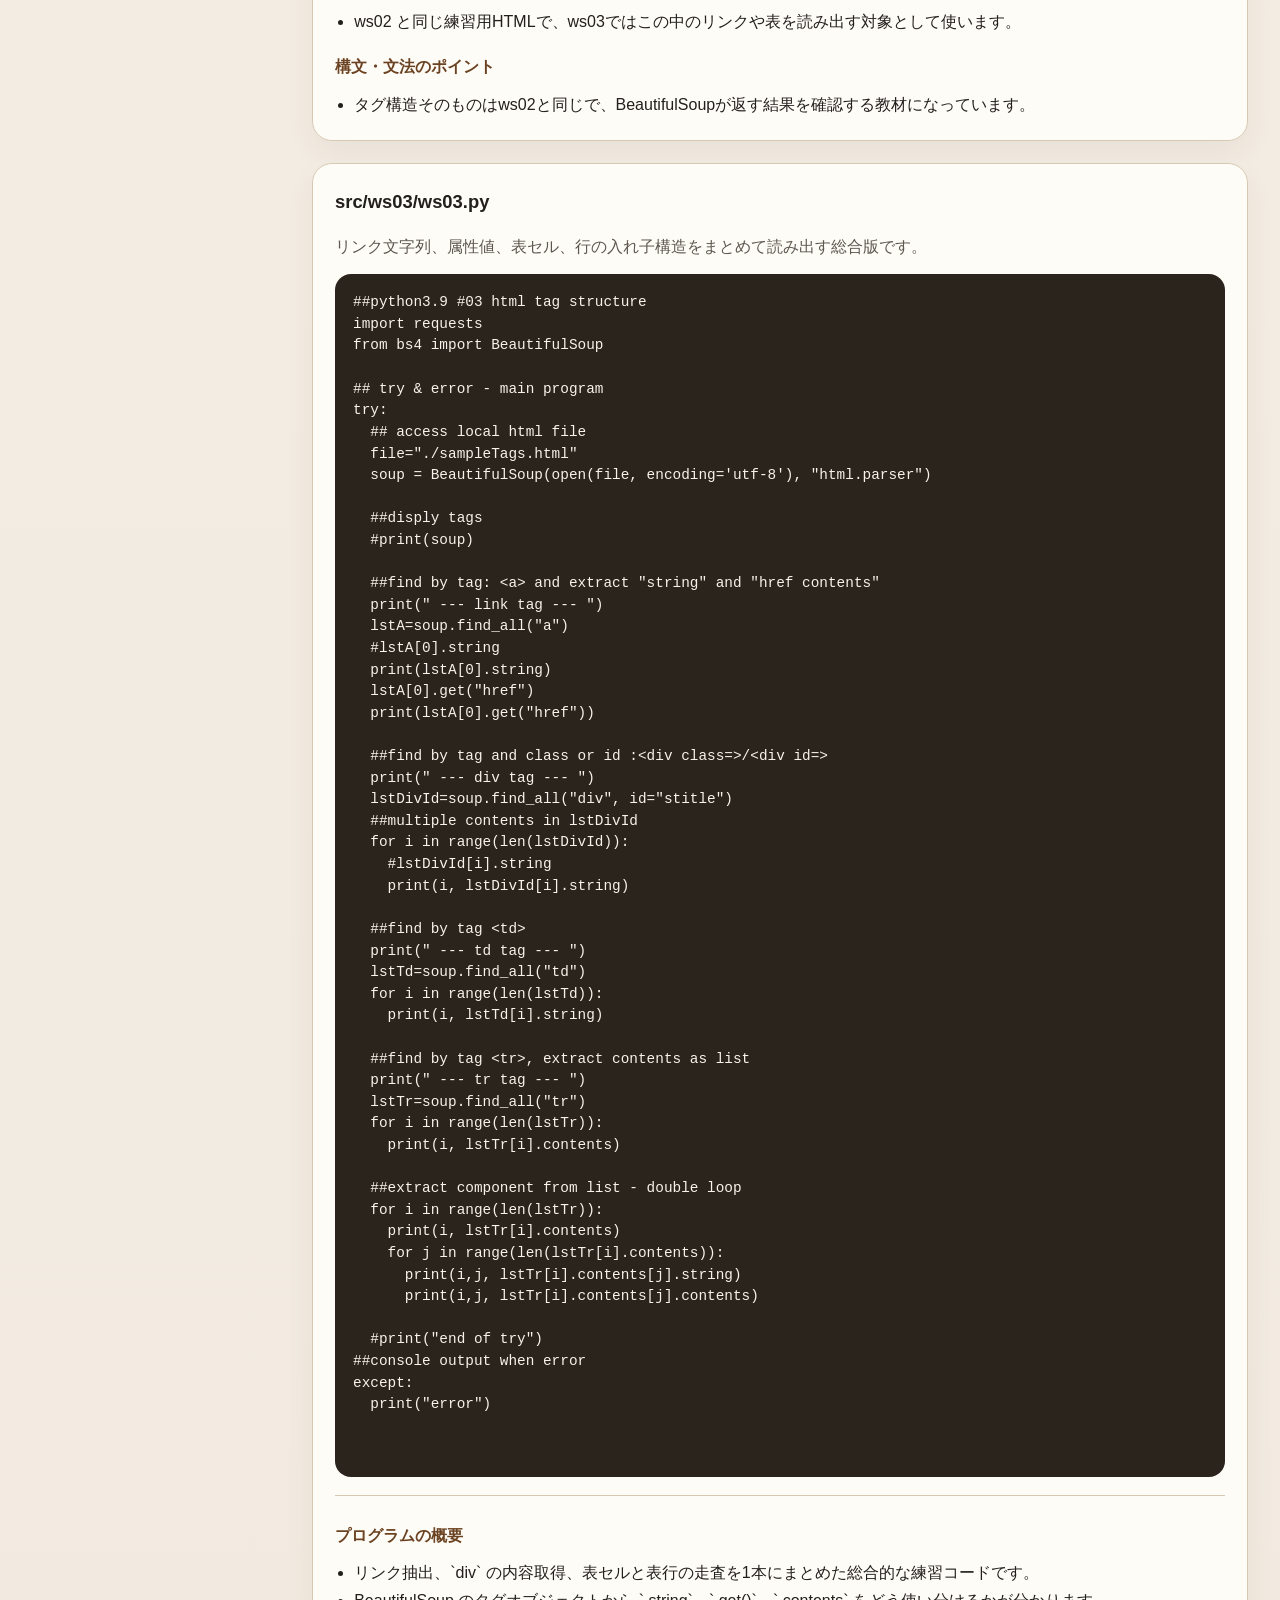
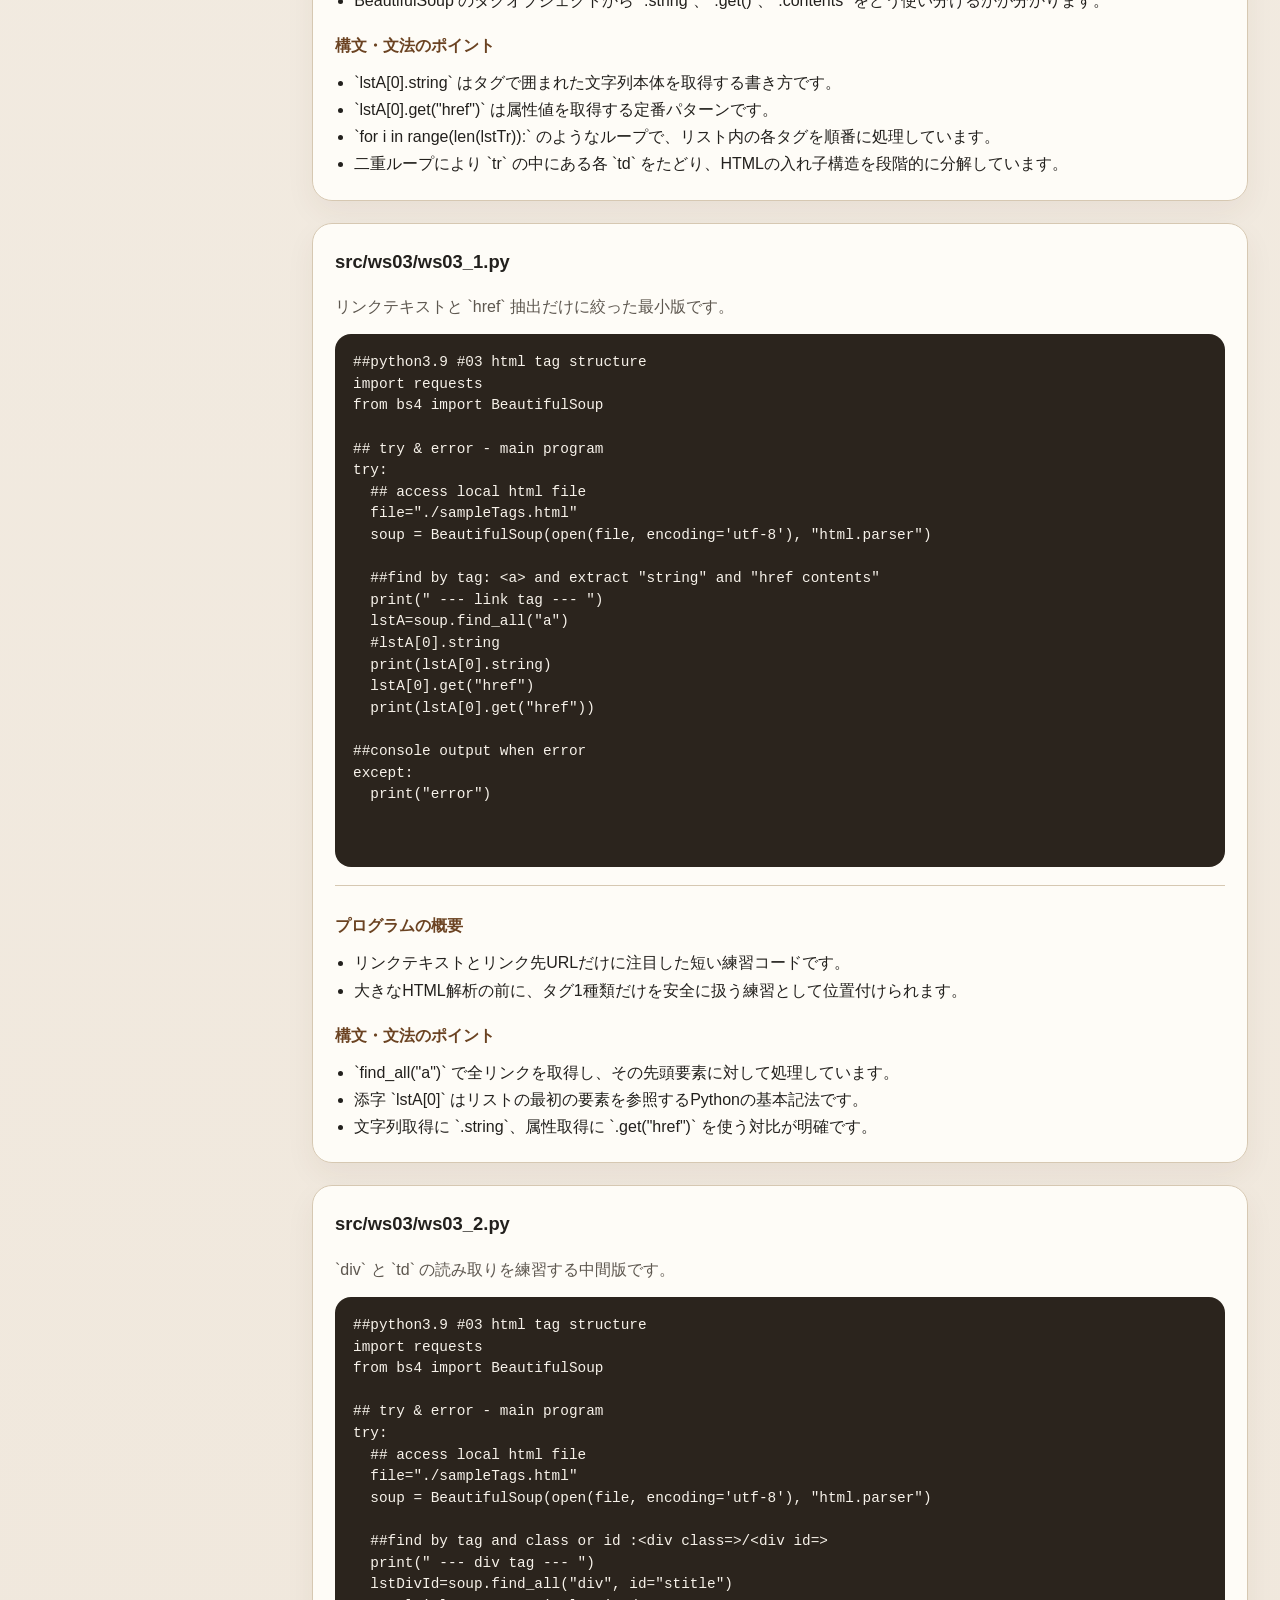
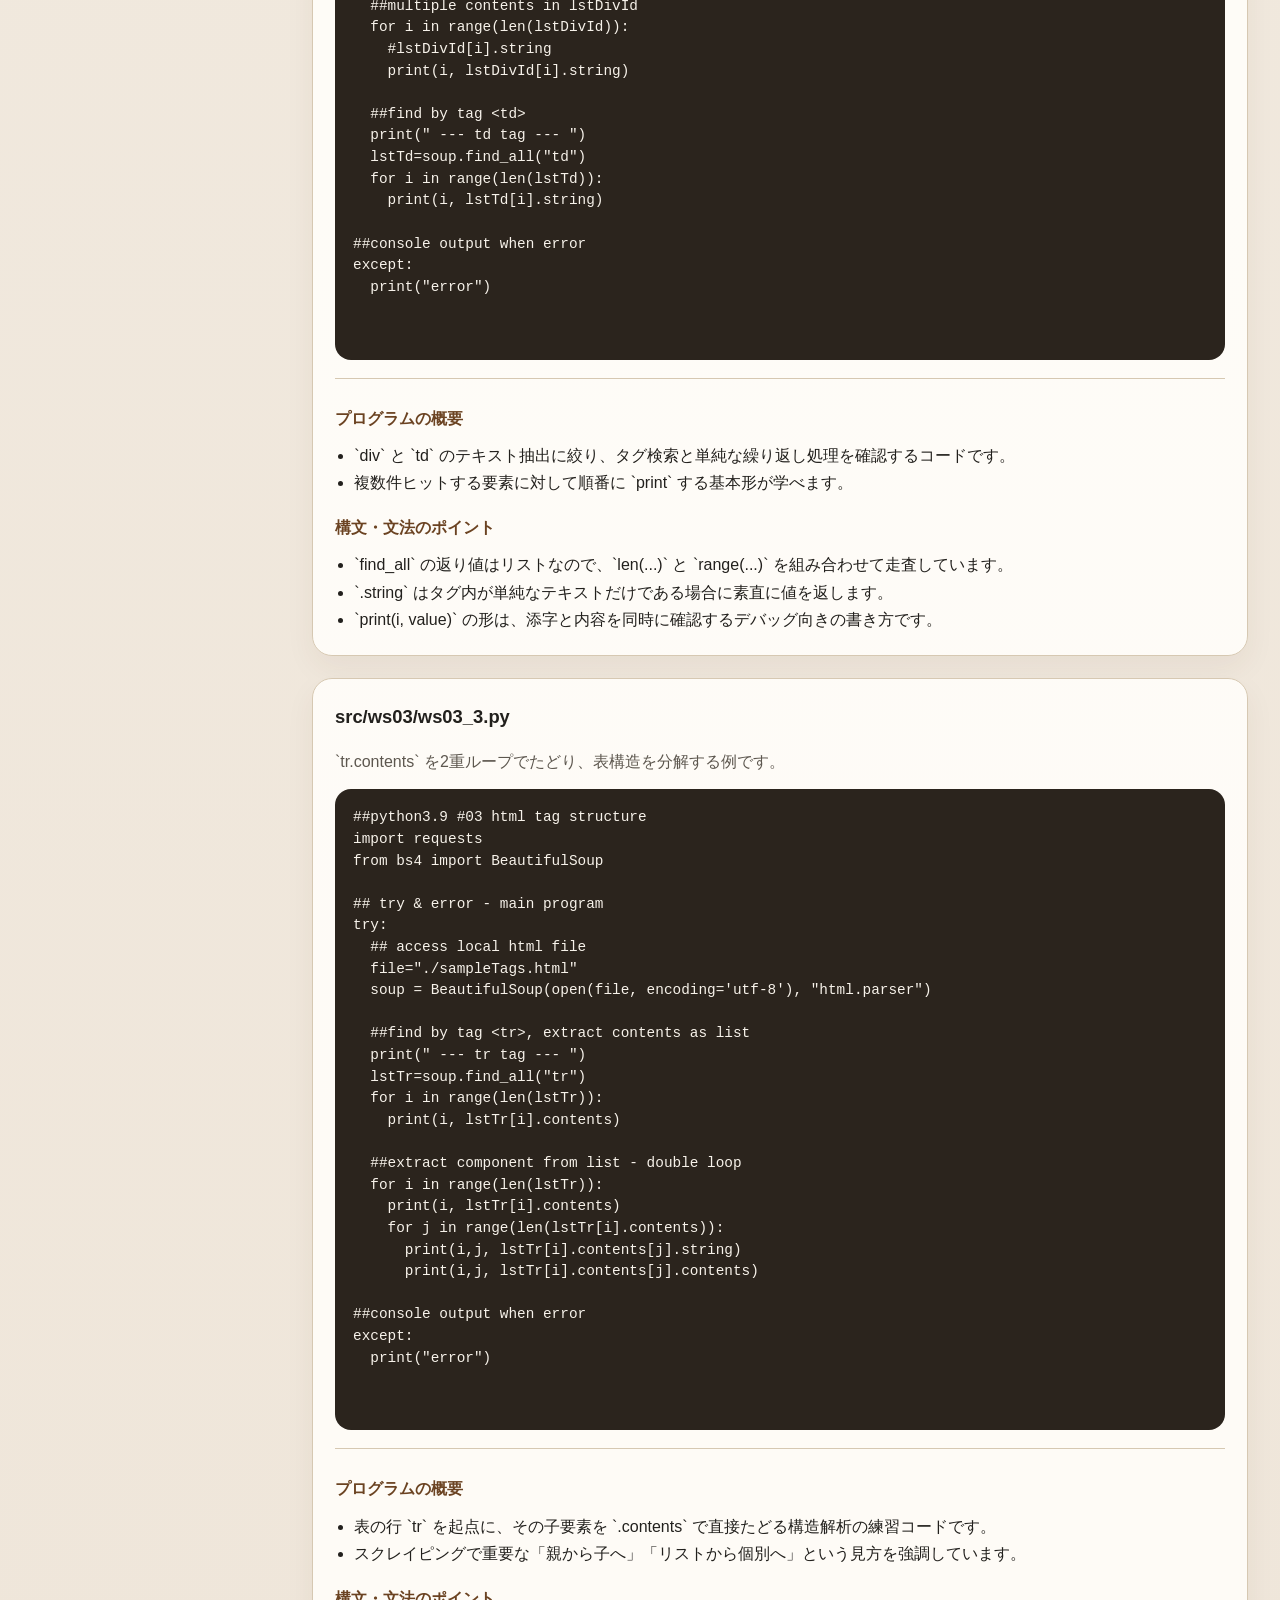
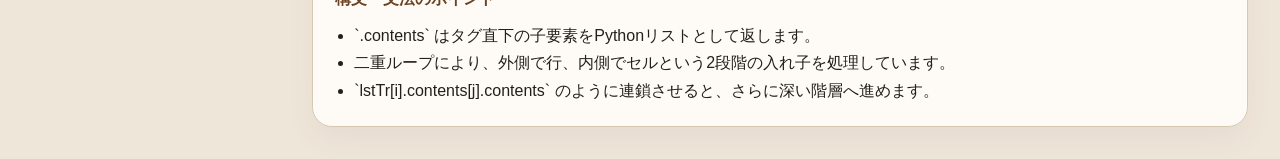
<file: doc_src_ws03.html>
<!DOCTYPE html>
<html lang="ja">
<head>
  <meta charset="utf-8">
  <meta name="viewport" content="width=device-width, initial-scale=1">
  <title>ws03 の解説</title>
  <style>
    :root {
      --bg: #f4f1ea;
      --paper: #fffdf9;
      --ink: #22201d;
      --sub: #5d574f;
      --line: #d6c8b2;
      --accent: #8b5e34;
      --accent-soft: #efe3d2;
      --code: #2b241d;
    }
    * { box-sizing: border-box; }
    body {
      margin: 0;
      font-family: "Hiragino Sans", "Yu Gothic", sans-serif;
      color: var(--ink);
      background:
        radial-gradient(circle at top left, #f8ead1 0, transparent 30%),
        linear-gradient(180deg, #f6f2eb 0%, #efe6da 100%);
      line-height: 1.7;
    }
    .layout {
      display: grid;
      grid-template-columns: 280px minmax(0, 1fr);
      min-height: 100vh;
    }
    nav {
      padding: 24px 18px;
      border-right: 1px solid var(--line);
      background: rgba(255, 253, 249, 0.82);
      backdrop-filter: blur(10px);
      position: sticky;
      top: 0;
      height: 100vh;
      overflow: auto;
    }
    nav h1 {
      margin: 0 0 14px;
      font-size: 1.1rem;
    }
    nav p {
      margin: 0 0 14px;
      color: var(--sub);
      font-size: 0.92rem;
    }
    nav a {
      display: block;
      padding: 8px 10px;
      margin-bottom: 6px;
      border-radius: 10px;
      color: var(--ink);
      text-decoration: none;
      background: transparent;
    }
    nav a.current {
      background: var(--accent-soft);
      color: #5a391c;
      font-weight: 700;
    }
    nav a:hover {
      background: #f1e7d9;
    }
    main {
      padding: 32px;
    }
    .hero {
      background: rgba(255, 253, 249, 0.9);
      border: 1px solid var(--line);
      border-radius: 24px;
      padding: 28px;
      box-shadow: 0 16px 40px rgba(82, 59, 29, 0.08);
    }
    .eyebrow {
      margin: 0 0 8px;
      color: var(--accent);
      font-weight: 700;
      letter-spacing: 0.08em;
      text-transform: uppercase;
      font-size: 0.8rem;
    }
    h2 {
      margin: 0 0 12px;
      font-size: clamp(1.8rem, 2.8vw, 2.6rem);
      line-height: 1.2;
    }
    .grid {
      display: grid;
      grid-template-columns: repeat(2, minmax(0, 1fr));
      gap: 20px;
      margin-top: 24px;
    }
    .card, .file-block {
      background: rgba(255, 253, 249, 0.92);
      border: 1px solid var(--line);
      border-radius: 20px;
      padding: 22px;
      margin-top: 22px;
      box-shadow: 0 12px 30px rgba(82, 59, 29, 0.06);
    }
    .card h3, .file-block h3 {
      margin-top: 0;
      margin-bottom: 12px;
      font-size: 1.15rem;
    }
    .file-block h4 {
      margin: 18px 0 10px;
      font-size: 1rem;
      color: #6b4322;
    }
    ul {
      margin: 0;
      padding-left: 1.2rem;
    }
    .note {
      color: var(--sub);
      margin-bottom: 14px;
    }
    pre {
      margin: 0;
      padding: 18px;
      overflow: auto;
      border-radius: 16px;
      background: var(--code);
      color: #f7f2ea;
      font-size: 0.9rem;
      line-height: 1.5;
    }
    code {
      font-family: "SFMono-Regular", Consolas, monospace;
    }
    .explain {
      margin-top: 18px;
      padding-top: 8px;
      border-top: 1px solid var(--line);
    }
    a.inline {
      color: var(--accent);
    }
    @media (max-width: 960px) {
      .layout {
        grid-template-columns: 1fr;
      }
      nav {
        position: static;
        height: auto;
        border-right: 0;
        border-bottom: 1px solid var(--line);
      }
      main {
        padding: 20px;
      }
      .grid {
        grid-template-columns: 1fr;
      }
    }
  </style>
</head>
<body>
  <div class="layout">
    <nav>
      <h1>src 解説ページ</h1>
      <p><a class="inline" href="index.html">目次へ戻る</a></p>
      <a class="" href="doc_src_ws01.html">ws01</a>
<a class="" href="doc_src_ws02.html">ws02</a>
<a class="current" href="doc_src_ws03.html">ws03</a>
<a class="" href="doc_src_ws04.html">ws04</a>
<a class="" href="doc_src_ws05.html">ws05</a>
<a class="" href="doc_src_ws07.html">ws07</a>
<a class="" href="doc_src_ws08.html">ws08</a>
<a class="" href="doc_src_ws09.html">ws09</a>
<a class="" href="doc_src_ws10.html">ws10</a>
    </nav>
    <main>
      <section class="hero">
        <p class="eyebrow">Directory Guide</p>
        <h2>ws03</h2>
        <p>ws02 の続きとして、リンク文字列・属性値・表データなど、タグの中身を実際に取り出す処理へ進んでいます。</p>
      </section>

      <div class="grid">
        <section class="card">
          <h3>読みどころ</h3>
          <ul><li>`ws03.py` はリンク、`div`、表の行列をまとめて扱う総合版です。</li>
<li>`ws03_1.py` から `ws03_3.py` は処理を論点ごとに分割した練習用です。</li>
<li>`.contents` を使って入れ子のタグをリストとしてたどる、基本的な木構造走査が含まれています。</li></ul>
        </section>
        <section class="card">
          <h3>ソースコード一覧</h3>
          <ul><li><a href="src/ws03/common.css" download>common.css</a></li>
<li><a href="src/ws03/sampleTags.html" download>sampleTags.html</a></li>
<li><a href="src/ws03/ws03.py" download>ws03.py</a></li>
<li><a href="src/ws03/ws03_1.py" download>ws03_1.py</a></li>
<li><a href="src/ws03/ws03_2.py" download>ws03_2.py</a></li>
<li><a href="src/ws03/ws03_3.py" download>ws03_3.py</a></li></ul>
        </section>
      </div>
      
      
    <section class="file-block">
      <h3>src/ws03/common.css</h3>
      <p class="note">サンプルHTMLの装飾用CSSです。スクレイピングでは直接使いませんが、HTML全体の構造理解に役立ちます。</p>
      <pre><code>/*@charset &quot;utf-8&quot;;*/

*{
 font-family:&#x27;Lucida Grande&#x27;, &#x27;Hiragino Kaku Gothic ProN&#x27;,&#x27;ヒラギノ書角ゴ ProN W3&#x27;, Meiryo, メイリオ, sans-serif;

}
/*
body	{
	background-color:#eeeeee;
	color:#000000;
}
*/
table {
	/*border-style: solid;
     	border-width:4px; 
	border-color:#999999;*/
	background-color:#999999;
}
th {
	background:#999999;
	color:#eeeeee;
	font-size:10pt;
	font-weight:bold;
	/*font-family:arial;*/
	/*border-color:#ffffff;*/
	/*background-color:#ffffff;*/
	/*border-style: solid;
	border-width:1px;*/
}
td {
	background:#dddddd;
	color:#000000;
	font-size:10pt;
	/*font-family:arial;*/
	padding-left:10pt;
	padding-right:10pt;
	/*border-bottom:4px dashed;
	border-color:#999999;*/
	/*border-width:0px;*/
}
td#ny	{
	background:#dddddd;
	color:#000000;
	font-size:10pt;
	/*font-family:arial;*/
	font-weight:bold;
	padding-left:10pt;
	padding-right:10pt
}
td#se	{
	background:#ffcccc;
	color:#000000;
	font-size:10pt;
	/*font-family:arial;*/
	font-weight:bold;
	padding-left:10pt;
	padding-right:10pt
}
td#ol	{
	background:#ccffcc;
	color:#000000;
	font-size:10pt;
	/*font-family:arial;*/
	font-weight:bold;
	padding-left:10pt;
	padding-right:10pt
}
td#done	{
	background:#ffffff;
	color:#000000;
	font-size:10pt;
	/*font-family:arial;*/
	font-weight:bold;
	padding-left:10pt;
	padding-right:10pt;
}
div#space{
	background:#dddddd;
	/*color:#000000;
	font-size:9pt;
	font-family:consolas;
	font-weight:bold;*/
	padding:2pt;
	/*padding-left:15pt;
	padding-right:15pt;
	margin-top:2pt;
	margin-bottom:10pt;*/
}
div#title{
	background:#999999;
	color:#eeeeee;
	/*color:#ffffff;*/
	font-size:20pt;
	font-weight:bold;
	/*font-family:arial;*/
	padding:5pt;
	/*margin-bottom:2pt;
	margin-top:2pt;*/
}
/*subtitles*/
/*left-side*/
div#stitle{
	background:#999999;
	color:#eeeeee;
	font-size:10pt;
	font-weight:bold;
	/*font-family:arial;*/
	padding-left:10pt;
	/*margin-top:1pt
	margin-bottom:1pt*/
}
/*right-side*/
div#stitle2{
	background:#999999;
	color:#eeeeee;
	font-size:10pt;
	font-weight:bold;
	/*font-family:arial;*/
	padding-right:10pt;
	/*margin-top:1pt;
	margin-bottom:1pt;*/
	text-align:right;
}
div#content{
	background:#dddddd;
	color:#000000;
	font-size:9pt;
	/*font-family:;*/
	/*font-family:consolas, &quot;MS UI Gothic&quot;;*/
/*	font-weight:bold;*/
	/*padding-left:10pt;*/
/*	padding:2pt;
	padding-left:15pt;
	padding-right:15pt;
*/	/*margin-top:2pt;
	margin-bottom:10pt;*/
}
a {
	text-decoration:none;
	color:#000000;
	font-weight:bold;
}
</code></pre>
      <div class="explain">
        <h4>プログラムの概要</h4>
        <ul><li>サンプルHTMLの見た目を整えるCSSです。</li></ul>
        <h4>構文・文法のポイント</h4>
        <ul><li>要素セレクタ、IDセレクタ、コメント構文など、HTML理解に関係するCSSの基本が含まれています。</li></ul>
      </div>
    </section>
    

    <section class="file-block">
      <h3>src/ws03/sampleTags.html</h3>
      <p class="note">ws02 と同じ練習用HTMLです。ws03のコードはこの静的ファイルを前提に動きます。</p>
      <pre><code>&lt;!--Sample page for web scraping: IES-C 2024 Spring, Ikegaya--&gt;
&lt;html&gt;
&lt;head&gt;&lt;title&gt; Sample page&lt;/title&gt;&lt;/head&gt;
&lt;meta charset=&quot;utf-8&quot;&gt;
&lt;link rel=&quot;stylesheet&quot; href=&quot;common.css&quot; type=&quot;text/css&quot;&gt;

&lt;body&gt;
サンプルのページ:融合応用情報学C - 2024春学期 月曜2限@筑紫D107 担当 池谷
&lt;div class=&quot;dummy&quot;&gt;division class dummy&lt;/div&gt;&lt;br&gt;
&lt;div&gt;division&lt;/div&gt;&lt;br&gt;
&lt;div id=&quot;title&quot;&gt;division id title&lt;/div&gt;&lt;br&gt;
&lt;div id=&quot;stitle&quot;&gt;division id stitle #1&lt;/div&gt;&lt;br&gt;
&lt;div id=&quot;stitle&quot;&gt;division id stitle #2&lt;/div&gt;&lt;br&gt;
&lt;div id=&quot;stitle2&quot;&gt;division id stitle2&lt;/div&gt;&lt;br&gt;

&lt;li&gt;li&lt;/li&gt;&lt;br&gt;

リンク: &lt;a href=&quot;https://www.kyushu-u.ac.jp/ja/&quot;&gt;九州大学のページ&lt;/a&gt;&lt;br&gt;&lt;br&gt;

&lt;table&gt;
&lt;tr&gt;&lt;th&gt;table header 1 &lt;/th&gt;&lt;th&gt;table header 2&lt;/th&gt;&lt;/tr&gt;
&lt;tr&gt;&lt;td&gt;row1column1&lt;/td&gt;&lt;td&gt;row2column1&lt;/td&gt;&lt;/tr&gt;
&lt;tr&gt;&lt;td&gt;row1column2&lt;/td&gt;&lt;td&gt;row2column2&lt;/td&gt;&lt;/tr&gt;
&lt;/table&gt;

&lt;/body&gt;
&lt;/html&gt;
</code></pre>
      <div class="explain">
        <h4>プログラムの概要</h4>
        <ul><li>ws02 と同じ練習用HTMLで、ws03ではこの中のリンクや表を読み出す対象として使います。</li></ul>
        <h4>構文・文法のポイント</h4>
        <ul><li>タグ構造そのものはws02と同じで、BeautifulSoupが返す結果を確認する教材になっています。</li></ul>
      </div>
    </section>
    

    <section class="file-block">
      <h3>src/ws03/ws03.py</h3>
      <p class="note">リンク文字列、属性値、表セル、行の入れ子構造をまとめて読み出す総合版です。</p>
      <pre><code>##python3.9 #03 html tag structure 
import requests
from bs4 import BeautifulSoup   

## try &amp; error - main program
try:
  ## access local html file
  file=&quot;./sampleTags.html&quot; 
  soup = BeautifulSoup(open(file, encoding=&#x27;utf-8&#x27;), &quot;html.parser&quot;)

  ##disply tags
  #print(soup)

  ##find by tag: &lt;a&gt; and extract &quot;string&quot; and &quot;href contents&quot;
  print(&quot; --- link tag --- &quot;)
  lstA=soup.find_all(&quot;a&quot;)
  #lstA[0].string
  print(lstA[0].string)
  lstA[0].get(&quot;href&quot;)
  print(lstA[0].get(&quot;href&quot;))
  
  ##find by tag and class or id :&lt;div class=&gt;/&lt;div id=&gt;
  print(&quot; --- div tag --- &quot;)
  lstDivId=soup.find_all(&quot;div&quot;, id=&quot;stitle&quot;)
  ##multiple contents in lstDivId 
  for i in range(len(lstDivId)):
    #lstDivId[i].string
    print(i, lstDivId[i].string)
 
  ##find by tag &lt;td&gt; 
  print(&quot; --- td tag --- &quot;)
  lstTd=soup.find_all(&quot;td&quot;)
  for i in range(len(lstTd)):
    print(i, lstTd[i].string) 

  ##find by tag &lt;tr&gt;, extract contents as list
  print(&quot; --- tr tag --- &quot;)
  lstTr=soup.find_all(&quot;tr&quot;)
  for i in range(len(lstTr)):
    print(i, lstTr[i].contents) 

  ##extract component from list - double loop
  for i in range(len(lstTr)):
    print(i, lstTr[i].contents) 
    for j in range(len(lstTr[i].contents)):
      print(i,j, lstTr[i].contents[j].string)
      print(i,j, lstTr[i].contents[j].contents)

  #print(&quot;end of try&quot;)
##console output when error
except:
  print(&quot;error&quot;)


</code></pre>
      <div class="explain">
        <h4>プログラムの概要</h4>
        <ul><li>リンク抽出、`div` の内容取得、表セルと表行の走査を1本にまとめた総合的な練習コードです。</li><li>BeautifulSoup のタグオブジェクトから `.string`、`.get()`、`.contents` をどう使い分けるかが分かります。</li></ul>
        <h4>構文・文法のポイント</h4>
        <ul><li>`lstA[0].string` はタグで囲まれた文字列本体を取得する書き方です。</li><li>`lstA[0].get(&quot;href&quot;)` は属性値を取得する定番パターンです。</li><li>`for i in range(len(lstTr)):` のようなループで、リスト内の各タグを順番に処理しています。</li><li>二重ループにより `tr` の中にある各 `td` をたどり、HTMLの入れ子構造を段階的に分解しています。</li></ul>
      </div>
    </section>
    

    <section class="file-block">
      <h3>src/ws03/ws03_1.py</h3>
      <p class="note">リンクテキストと `href` 抽出だけに絞った最小版です。</p>
      <pre><code>##python3.9 #03 html tag structure 
import requests
from bs4 import BeautifulSoup   

## try &amp; error - main program
try:
  ## access local html file
  file=&quot;./sampleTags.html&quot; 
  soup = BeautifulSoup(open(file, encoding=&#x27;utf-8&#x27;), &quot;html.parser&quot;)

  ##find by tag: &lt;a&gt; and extract &quot;string&quot; and &quot;href contents&quot;
  print(&quot; --- link tag --- &quot;)
  lstA=soup.find_all(&quot;a&quot;)
  #lstA[0].string
  print(lstA[0].string)
  lstA[0].get(&quot;href&quot;)
  print(lstA[0].get(&quot;href&quot;))
  
##console output when error
except:
  print(&quot;error&quot;)


</code></pre>
      <div class="explain">
        <h4>プログラムの概要</h4>
        <ul><li>リンクテキストとリンク先URLだけに注目した短い練習コードです。</li><li>大きなHTML解析の前に、タグ1種類だけを安全に扱う練習として位置付けられます。</li></ul>
        <h4>構文・文法のポイント</h4>
        <ul><li>`find_all(&quot;a&quot;)` で全リンクを取得し、その先頭要素に対して処理しています。</li><li>添字 `lstA[0]` はリストの最初の要素を参照するPythonの基本記法です。</li><li>文字列取得に `.string`、属性取得に `.get(&quot;href&quot;)` を使う対比が明確です。</li></ul>
      </div>
    </section>
    

    <section class="file-block">
      <h3>src/ws03/ws03_2.py</h3>
      <p class="note">`div` と `td` の読み取りを練習する中間版です。</p>
      <pre><code>##python3.9 #03 html tag structure 
import requests
from bs4 import BeautifulSoup   

## try &amp; error - main program
try:
  ## access local html file
  file=&quot;./sampleTags.html&quot; 
  soup = BeautifulSoup(open(file, encoding=&#x27;utf-8&#x27;), &quot;html.parser&quot;)

  ##find by tag and class or id :&lt;div class=&gt;/&lt;div id=&gt;
  print(&quot; --- div tag --- &quot;)
  lstDivId=soup.find_all(&quot;div&quot;, id=&quot;stitle&quot;)
  ##multiple contents in lstDivId 
  for i in range(len(lstDivId)):
    #lstDivId[i].string
    print(i, lstDivId[i].string)
 
  ##find by tag &lt;td&gt; 
  print(&quot; --- td tag --- &quot;)
  lstTd=soup.find_all(&quot;td&quot;)
  for i in range(len(lstTd)):
    print(i, lstTd[i].string) 

##console output when error
except:
  print(&quot;error&quot;)


</code></pre>
      <div class="explain">
        <h4>プログラムの概要</h4>
        <ul><li>`div` と `td` のテキスト抽出に絞り、タグ検索と単純な繰り返し処理を確認するコードです。</li><li>複数件ヒットする要素に対して順番に `print` する基本形が学べます。</li></ul>
        <h4>構文・文法のポイント</h4>
        <ul><li>`find_all` の返り値はリストなので、`len(...)` と `range(...)` を組み合わせて走査しています。</li><li>`.string` はタグ内が単純なテキストだけである場合に素直に値を返します。</li><li>`print(i, value)` の形は、添字と内容を同時に確認するデバッグ向きの書き方です。</li></ul>
      </div>
    </section>
    

    <section class="file-block">
      <h3>src/ws03/ws03_3.py</h3>
      <p class="note">`tr.contents` を2重ループでたどり、表構造を分解する例です。</p>
      <pre><code>##python3.9 #03 html tag structure 
import requests
from bs4 import BeautifulSoup   

## try &amp; error - main program
try:
  ## access local html file
  file=&quot;./sampleTags.html&quot; 
  soup = BeautifulSoup(open(file, encoding=&#x27;utf-8&#x27;), &quot;html.parser&quot;)

  ##find by tag &lt;tr&gt;, extract contents as list
  print(&quot; --- tr tag --- &quot;)
  lstTr=soup.find_all(&quot;tr&quot;)
  for i in range(len(lstTr)):
    print(i, lstTr[i].contents) 

  ##extract component from list - double loop
  for i in range(len(lstTr)):
    print(i, lstTr[i].contents) 
    for j in range(len(lstTr[i].contents)):
      print(i,j, lstTr[i].contents[j].string)
      print(i,j, lstTr[i].contents[j].contents)

##console output when error
except:
  print(&quot;error&quot;)


</code></pre>
      <div class="explain">
        <h4>プログラムの概要</h4>
        <ul><li>表の行 `tr` を起点に、その子要素を `.contents` で直接たどる構造解析の練習コードです。</li><li>スクレイピングで重要な「親から子へ」「リストから個別へ」という見方を強調しています。</li></ul>
        <h4>構文・文法のポイント</h4>
        <ul><li>`.contents` はタグ直下の子要素をPythonリストとして返します。</li><li>二重ループにより、外側で行、内側でセルという2段階の入れ子を処理しています。</li><li>`lstTr[i].contents[j].contents` のように連鎖させると、さらに深い階層へ進めます。</li></ul>
      </div>
    </section>
    
    </main>
  </div>
</body>
</html>
</file>
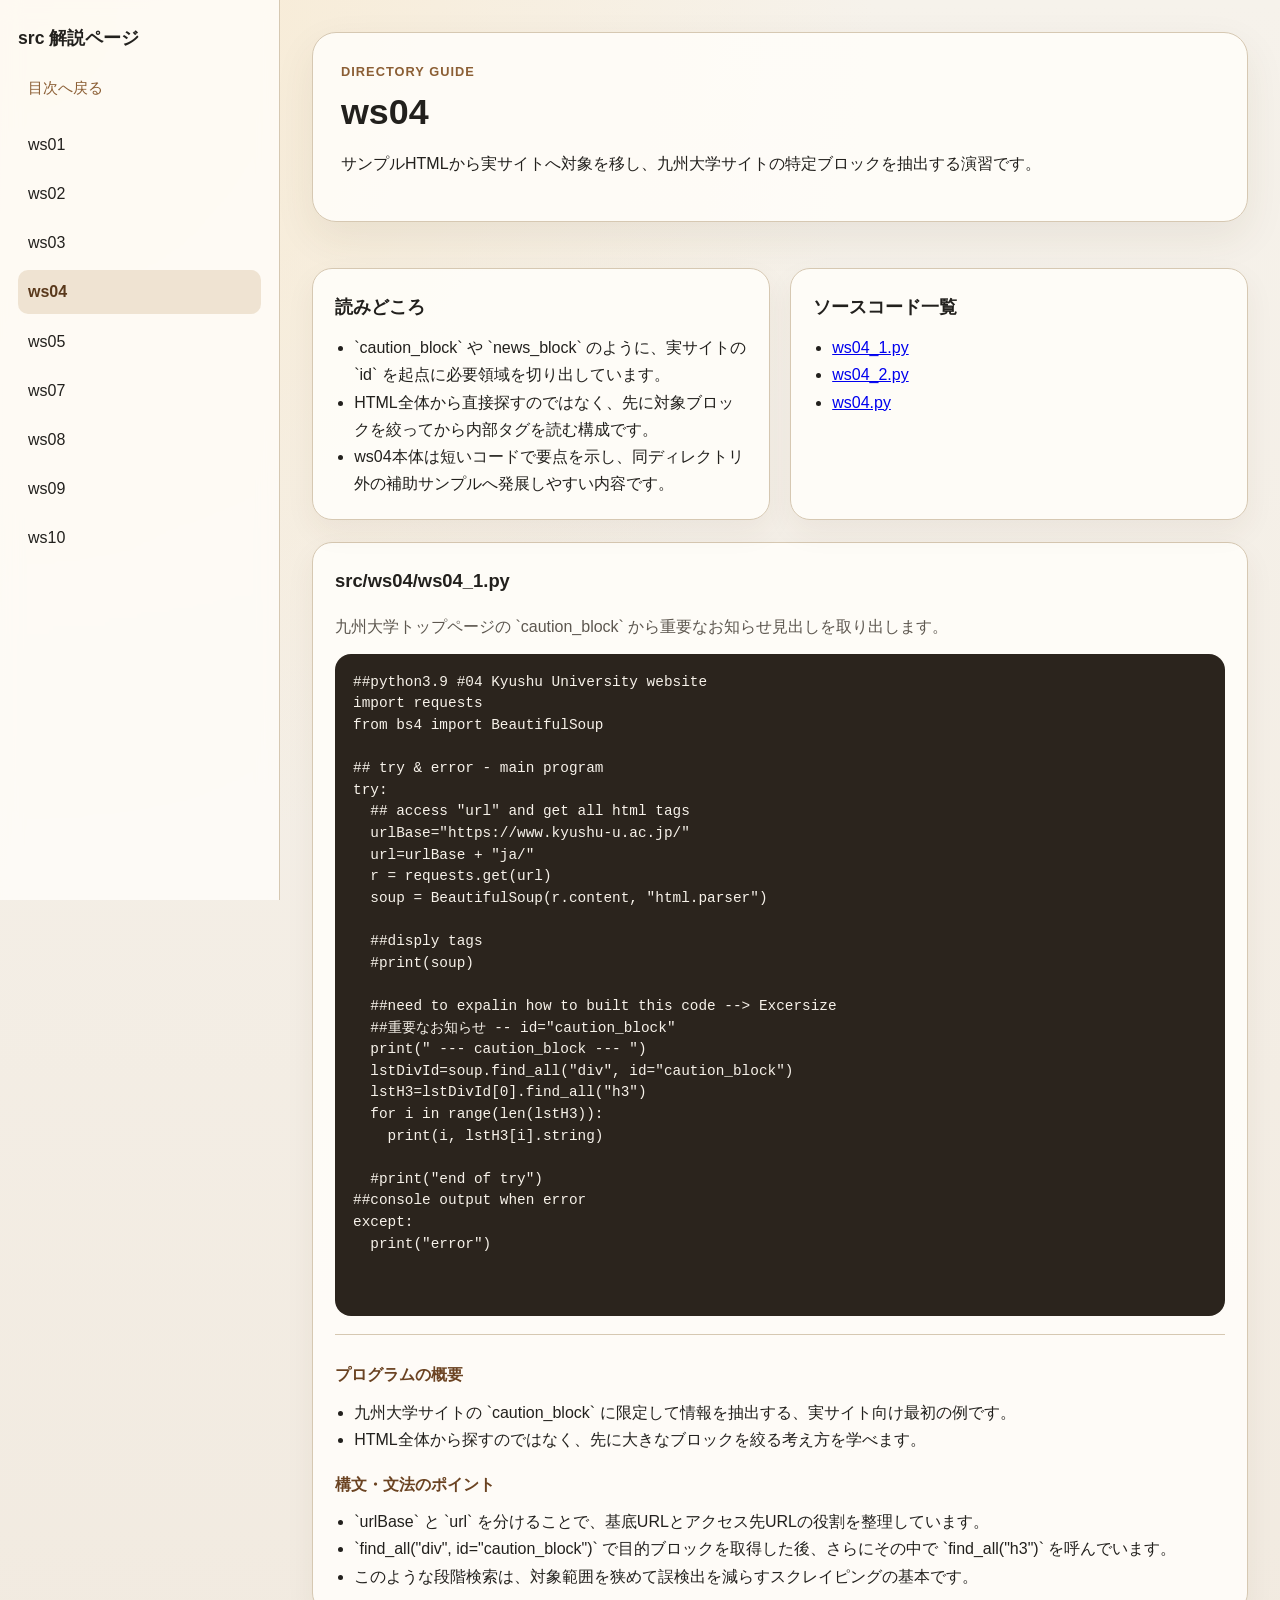
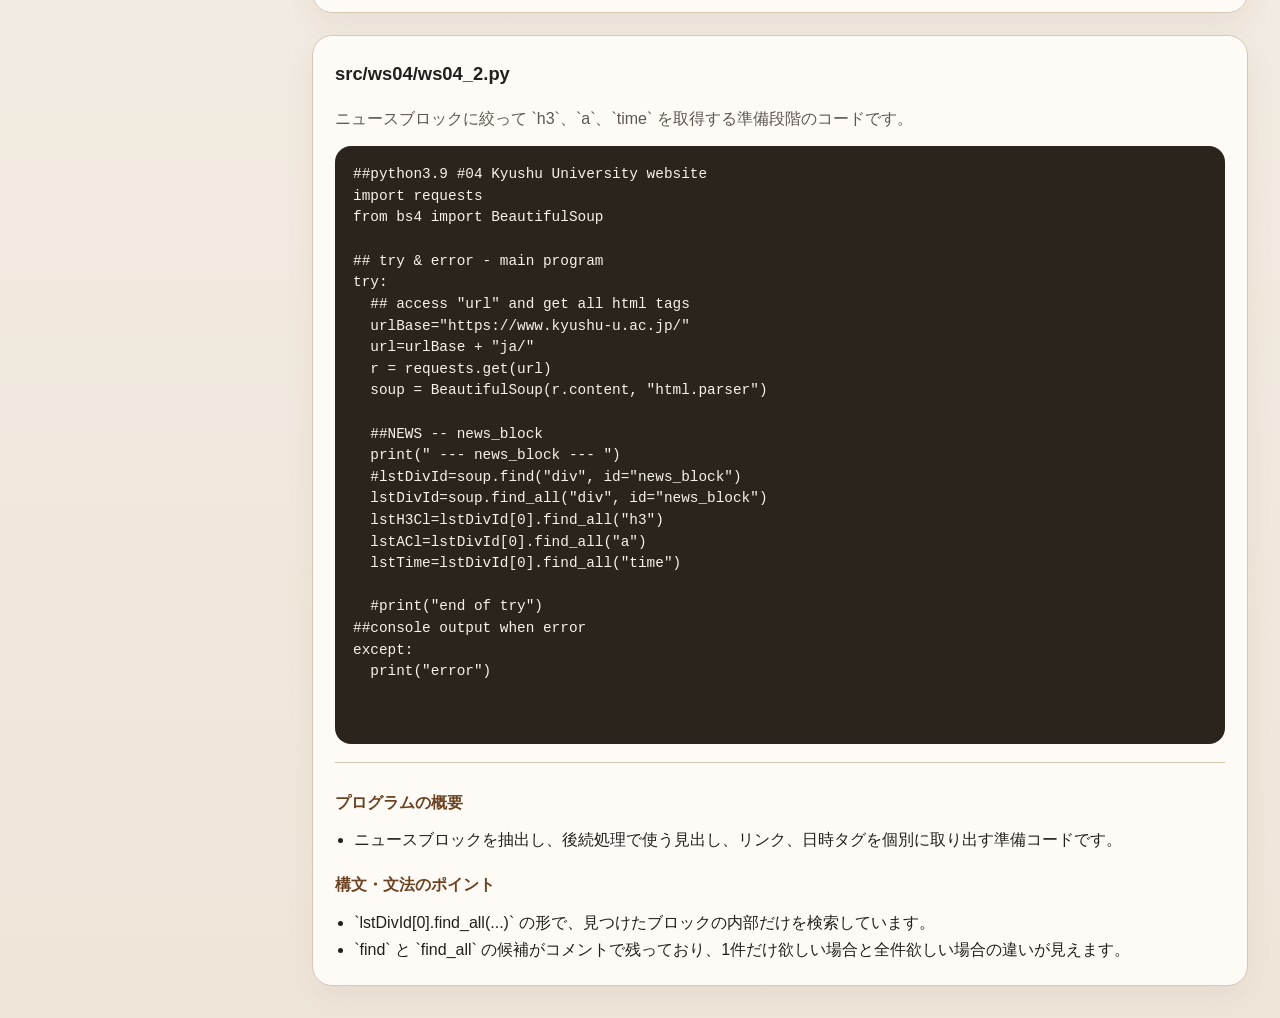
<file: doc_src_ws04.html>
<!DOCTYPE html>
<html lang="ja">
<head>
  <meta charset="utf-8">
  <meta name="viewport" content="width=device-width, initial-scale=1">
  <title>ws04 の解説</title>
  <style>
    :root {
      --bg: #f4f1ea;
      --paper: #fffdf9;
      --ink: #22201d;
      --sub: #5d574f;
      --line: #d6c8b2;
      --accent: #8b5e34;
      --accent-soft: #efe3d2;
      --code: #2b241d;
    }
    * { box-sizing: border-box; }
    body {
      margin: 0;
      font-family: "Hiragino Sans", "Yu Gothic", sans-serif;
      color: var(--ink);
      background:
        radial-gradient(circle at top left, #f8ead1 0, transparent 30%),
        linear-gradient(180deg, #f6f2eb 0%, #efe6da 100%);
      line-height: 1.7;
    }
    .layout {
      display: grid;
      grid-template-columns: 280px minmax(0, 1fr);
      min-height: 100vh;
    }
    nav {
      padding: 24px 18px;
      border-right: 1px solid var(--line);
      background: rgba(255, 253, 249, 0.82);
      backdrop-filter: blur(10px);
      position: sticky;
      top: 0;
      height: 100vh;
      overflow: auto;
    }
    nav h1 {
      margin: 0 0 14px;
      font-size: 1.1rem;
    }
    nav p {
      margin: 0 0 14px;
      color: var(--sub);
      font-size: 0.92rem;
    }
    nav a {
      display: block;
      padding: 8px 10px;
      margin-bottom: 6px;
      border-radius: 10px;
      color: var(--ink);
      text-decoration: none;
      background: transparent;
    }
    nav a.current {
      background: var(--accent-soft);
      color: #5a391c;
      font-weight: 700;
    }
    nav a:hover {
      background: #f1e7d9;
    }
    main {
      padding: 32px;
    }
    .hero {
      background: rgba(255, 253, 249, 0.9);
      border: 1px solid var(--line);
      border-radius: 24px;
      padding: 28px;
      box-shadow: 0 16px 40px rgba(82, 59, 29, 0.08);
    }
    .eyebrow {
      margin: 0 0 8px;
      color: var(--accent);
      font-weight: 700;
      letter-spacing: 0.08em;
      text-transform: uppercase;
      font-size: 0.8rem;
    }
    h2 {
      margin: 0 0 12px;
      font-size: clamp(1.8rem, 2.8vw, 2.6rem);
      line-height: 1.2;
    }
    .grid {
      display: grid;
      grid-template-columns: repeat(2, minmax(0, 1fr));
      gap: 20px;
      margin-top: 24px;
    }
    .card, .file-block {
      background: rgba(255, 253, 249, 0.92);
      border: 1px solid var(--line);
      border-radius: 20px;
      padding: 22px;
      margin-top: 22px;
      box-shadow: 0 12px 30px rgba(82, 59, 29, 0.06);
    }
    .card h3, .file-block h3 {
      margin-top: 0;
      margin-bottom: 12px;
      font-size: 1.15rem;
    }
    .file-block h4 {
      margin: 18px 0 10px;
      font-size: 1rem;
      color: #6b4322;
    }
    ul {
      margin: 0;
      padding-left: 1.2rem;
    }
    .note {
      color: var(--sub);
      margin-bottom: 14px;
    }
    pre {
      margin: 0;
      padding: 18px;
      overflow: auto;
      border-radius: 16px;
      background: var(--code);
      color: #f7f2ea;
      font-size: 0.9rem;
      line-height: 1.5;
    }
    code {
      font-family: "SFMono-Regular", Consolas, monospace;
    }
    .explain {
      margin-top: 18px;
      padding-top: 8px;
      border-top: 1px solid var(--line);
    }
    a.inline {
      color: var(--accent);
    }
    @media (max-width: 960px) {
      .layout {
        grid-template-columns: 1fr;
      }
      nav {
        position: static;
        height: auto;
        border-right: 0;
        border-bottom: 1px solid var(--line);
      }
      main {
        padding: 20px;
      }
      .grid {
        grid-template-columns: 1fr;
      }
    }
  </style>
</head>
<body>
  <div class="layout">
    <nav>
      <h1>src 解説ページ</h1>
      <p><a class="inline" href="index.html">目次へ戻る</a></p>
      <a class="" href="doc_src_ws01.html">ws01</a>
<a class="" href="doc_src_ws02.html">ws02</a>
<a class="" href="doc_src_ws03.html">ws03</a>
<a class="current" href="doc_src_ws04.html">ws04</a>
<a class="" href="doc_src_ws05.html">ws05</a>
<a class="" href="doc_src_ws07.html">ws07</a>
<a class="" href="doc_src_ws08.html">ws08</a>
<a class="" href="doc_src_ws09.html">ws09</a>
<a class="" href="doc_src_ws10.html">ws10</a>
    </nav>
    <main>
      <section class="hero">
        <p class="eyebrow">Directory Guide</p>
        <h2>ws04</h2>
        <p>サンプルHTMLから実サイトへ対象を移し、九州大学サイトの特定ブロックを抽出する演習です。</p>
      </section>

      <div class="grid">
        <section class="card">
          <h3>読みどころ</h3>
          <ul><li>`caution_block` や `news_block` のように、実サイトの `id` を起点に必要領域を切り出しています。</li>
<li>HTML全体から直接探すのではなく、先に対象ブロックを絞ってから内部タグを読む構成です。</li>
<li>ws04本体は短いコードで要点を示し、同ディレクトリ外の補助サンプルへ発展しやすい内容です。</li></ul>
        </section>
        <section class="card">
          <h3>ソースコード一覧</h3>
          <ul><li><a href="src/ws04/ws04_1.py" download>ws04_1.py</a></li>
          <li><a href="src/ws04/ws04_2.py" download>ws04_2.py</a></li>
          <li><a href="src/ws04/demo/ws04.py" download>ws04.py</a></li></ul>
        </section>
      </div>
      
      
    <section class="file-block">
      <h3>src/ws04/ws04_1.py</h3>
      <p class="note">九州大学トップページの `caution_block` から重要なお知らせ見出しを取り出します。</p>
      <pre><code>##python3.9 #04 Kyushu University website
import requests
from bs4 import BeautifulSoup   

## try &amp; error - main program
try:
  ## access &quot;url&quot; and get all html tags 
  urlBase=&quot;https://www.kyushu-u.ac.jp/&quot;
  url=urlBase + &quot;ja/&quot;
  r = requests.get(url)
  soup = BeautifulSoup(r.content, &quot;html.parser&quot;)
  
  ##disply tags
  #print(soup)

  ##need to expalin how to built this code --&gt; Excersize
  ##重要なお知らせ -- id=&quot;caution_block&quot;
  print(&quot; --- caution_block --- &quot;)
  lstDivId=soup.find_all(&quot;div&quot;, id=&quot;caution_block&quot;)
  lstH3=lstDivId[0].find_all(&quot;h3&quot;)
  for i in range(len(lstH3)):
    print(i, lstH3[i].string)

  #print(&quot;end of try&quot;)
##console output when error
except:
  print(&quot;error&quot;)


</code></pre>
      <div class="explain">
        <h4>プログラムの概要</h4>
        <ul><li>九州大学サイトの `caution_block` に限定して情報を抽出する、実サイト向け最初の例です。</li><li>HTML全体から探すのではなく、先に大きなブロックを絞る考え方を学べます。</li></ul>
        <h4>構文・文法のポイント</h4>
        <ul><li>`urlBase` と `url` を分けることで、基底URLとアクセス先URLの役割を整理しています。</li><li>`find_all(&quot;div&quot;, id=&quot;caution_block&quot;)` で目的ブロックを取得した後、さらにその中で `find_all(&quot;h3&quot;)` を呼んでいます。</li><li>このような段階検索は、対象範囲を狭めて誤検出を減らすスクレイピングの基本です。</li></ul>
      </div>
    </section>
    

    <section class="file-block">
      <h3>src/ws04/ws04_2.py</h3>
      <p class="note">ニュースブロックに絞って `h3`、`a`、`time` を取得する準備段階のコードです。</p>
      <pre><code>##python3.9 #04 Kyushu University website
import requests
from bs4 import BeautifulSoup   

## try &amp; error - main program
try:
  ## access &quot;url&quot; and get all html tags 
  urlBase=&quot;https://www.kyushu-u.ac.jp/&quot;
  url=urlBase + &quot;ja/&quot;
  r = requests.get(url)
  soup = BeautifulSoup(r.content, &quot;html.parser&quot;)
  
  ##NEWS -- news_block 
  print(&quot; --- news_block --- &quot;)
  #lstDivId=soup.find(&quot;div&quot;, id=&quot;news_block&quot;)
  lstDivId=soup.find_all(&quot;div&quot;, id=&quot;news_block&quot;)
  lstH3Cl=lstDivId[0].find_all(&quot;h3&quot;) 
  lstACl=lstDivId[0].find_all(&quot;a&quot;)
  lstTime=lstDivId[0].find_all(&quot;time&quot;)

  #print(&quot;end of try&quot;)
##console output when error
except:
  print(&quot;error&quot;)


</code></pre>
      <div class="explain">
        <h4>プログラムの概要</h4>
        <ul><li>ニュースブロックを抽出し、後続処理で使う見出し、リンク、日時タグを個別に取り出す準備コードです。</li></ul>
        <h4>構文・文法のポイント</h4>
        <ul><li>`lstDivId[0].find_all(...)` の形で、見つけたブロックの内部だけを検索しています。</li><li>`find` と `find_all` の候補がコメントで残っており、1件だけ欲しい場合と全件欲しい場合の違いが見えます。</li></ul>
      </div>
    </section>
    
    </main>
  </div>
</body>
</html>
</file>
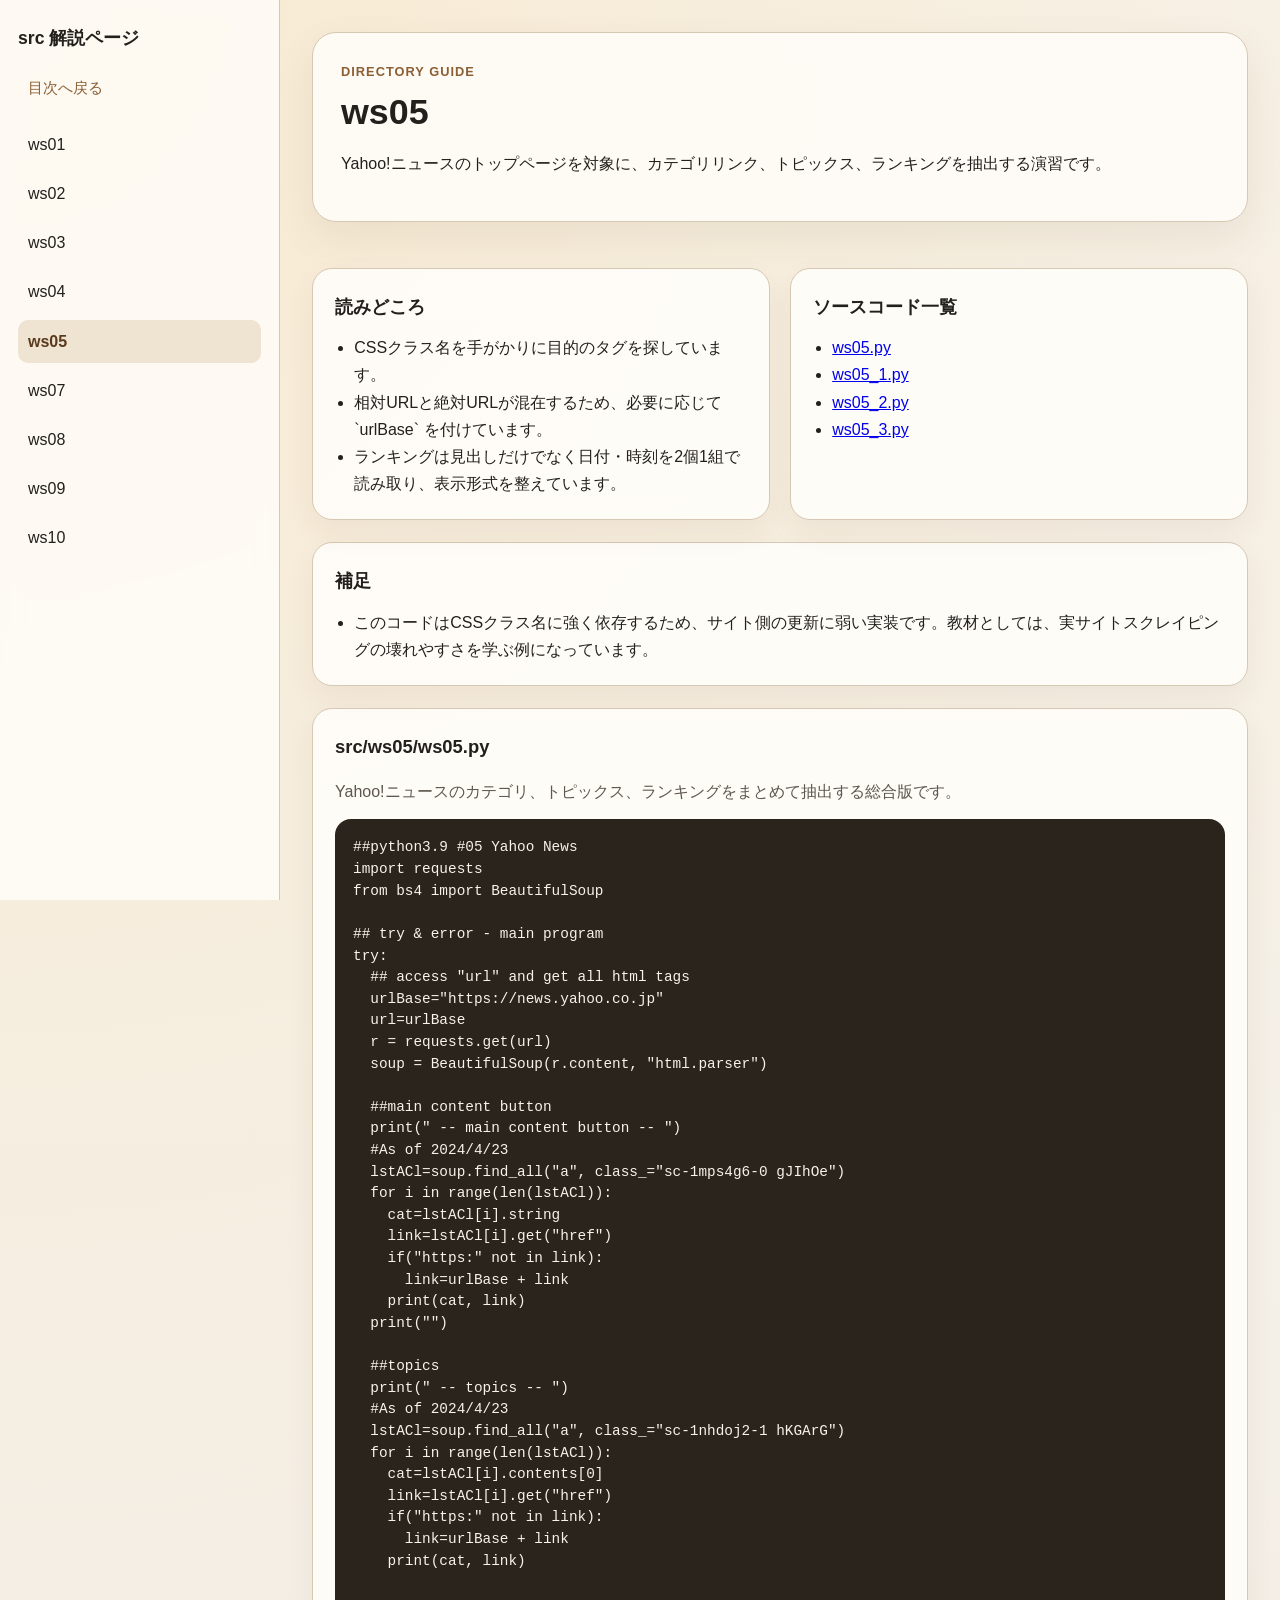
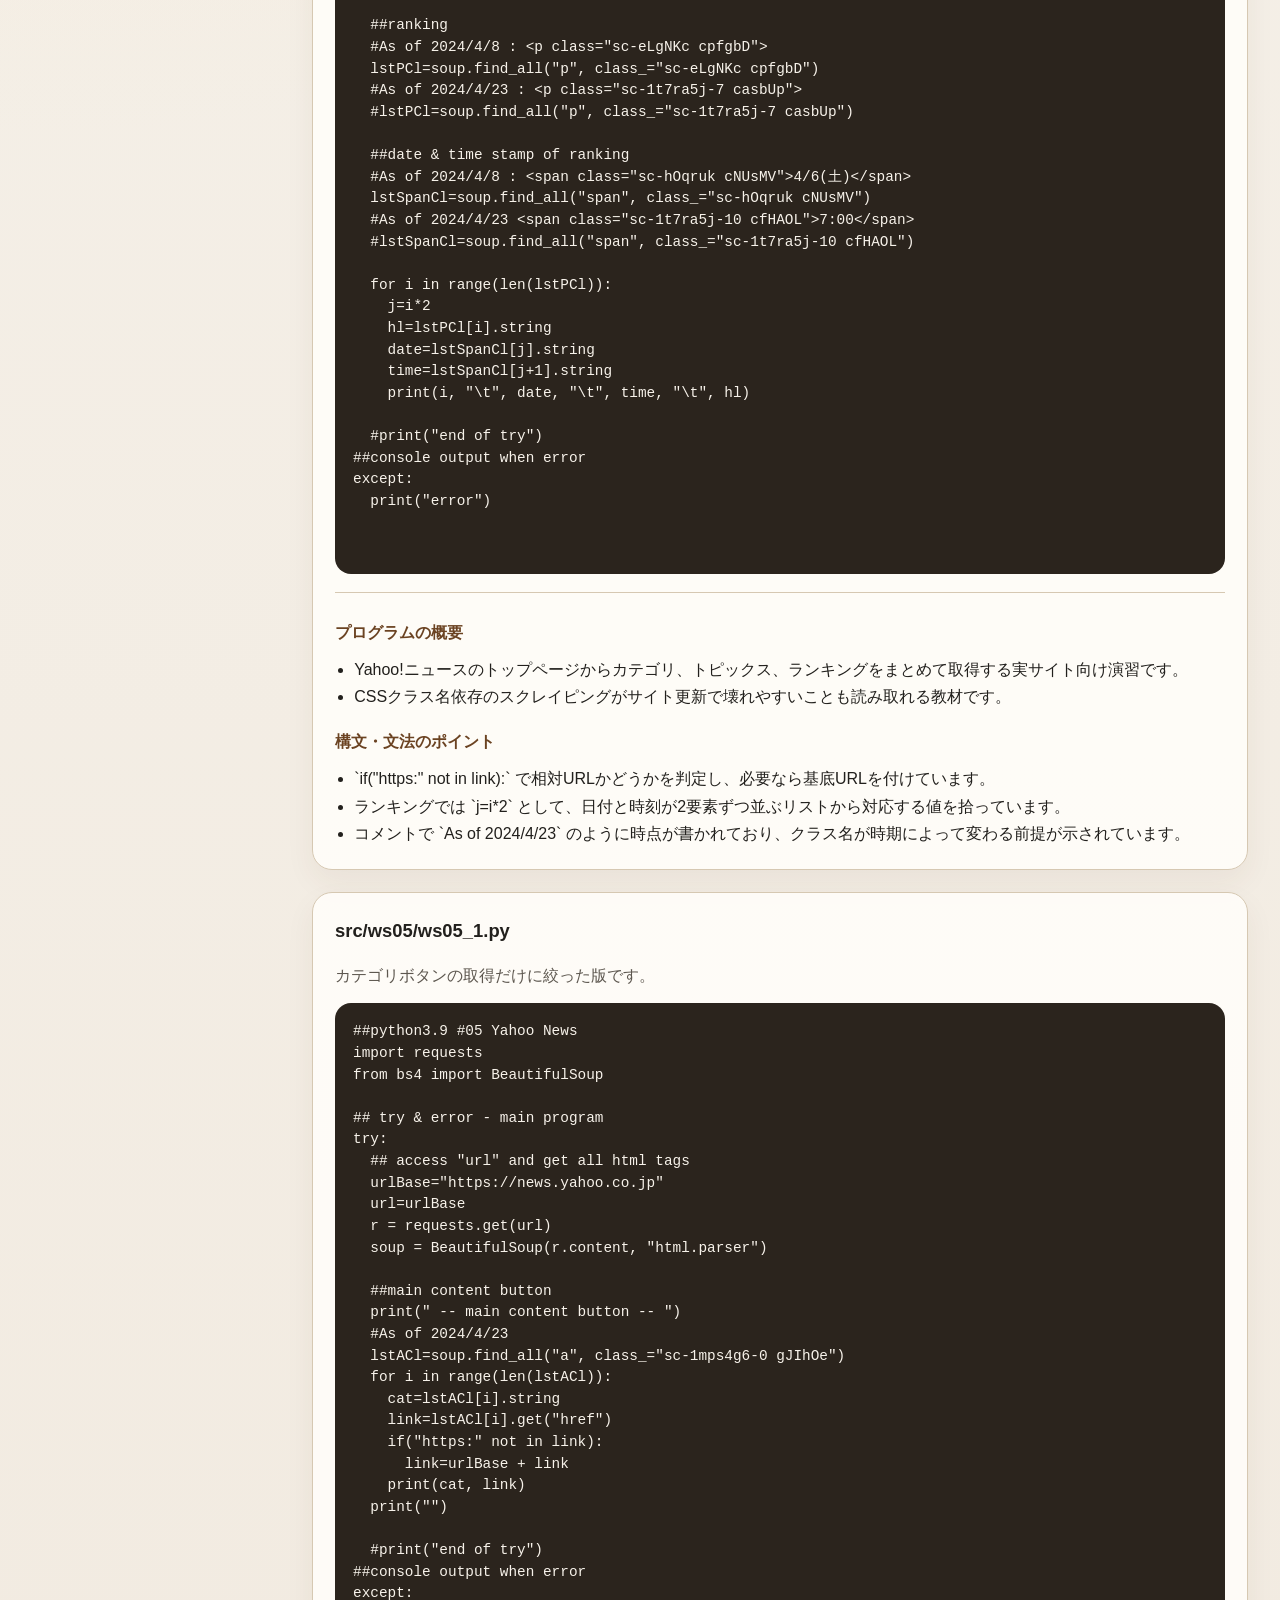
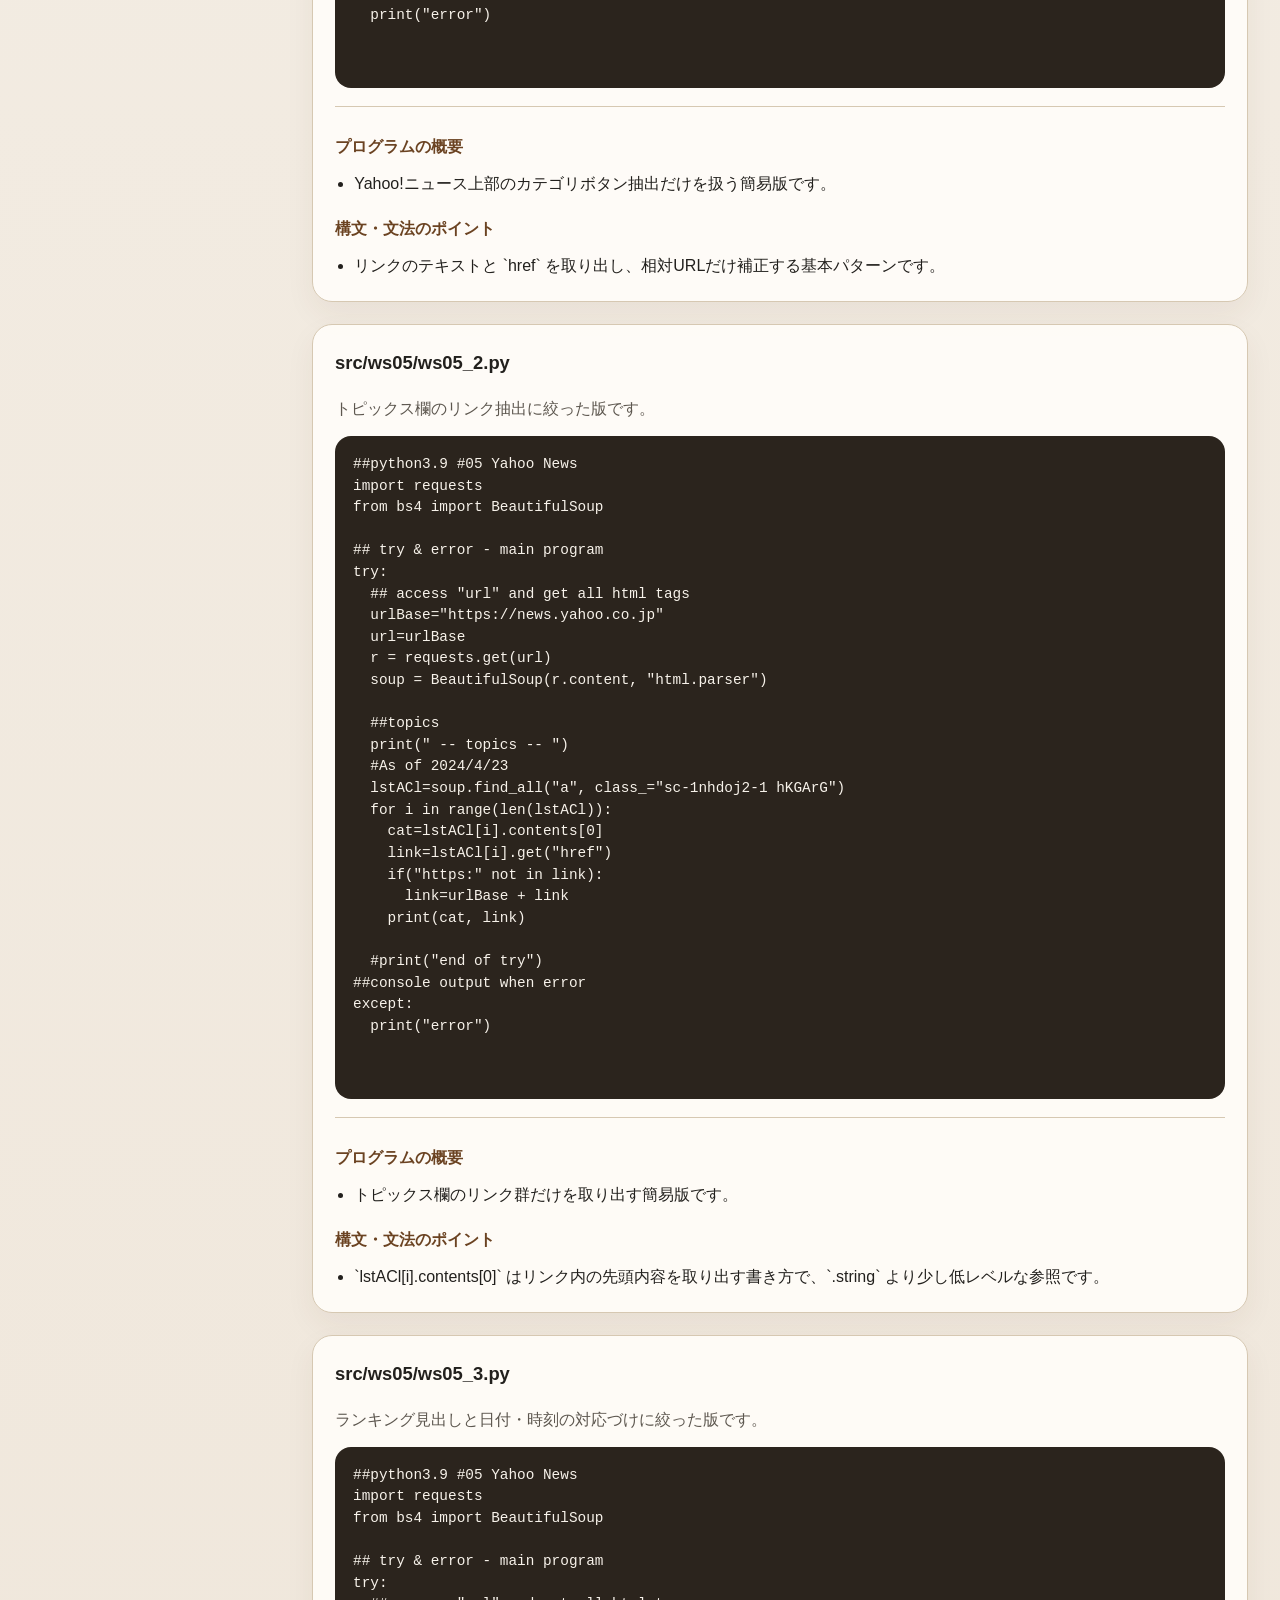
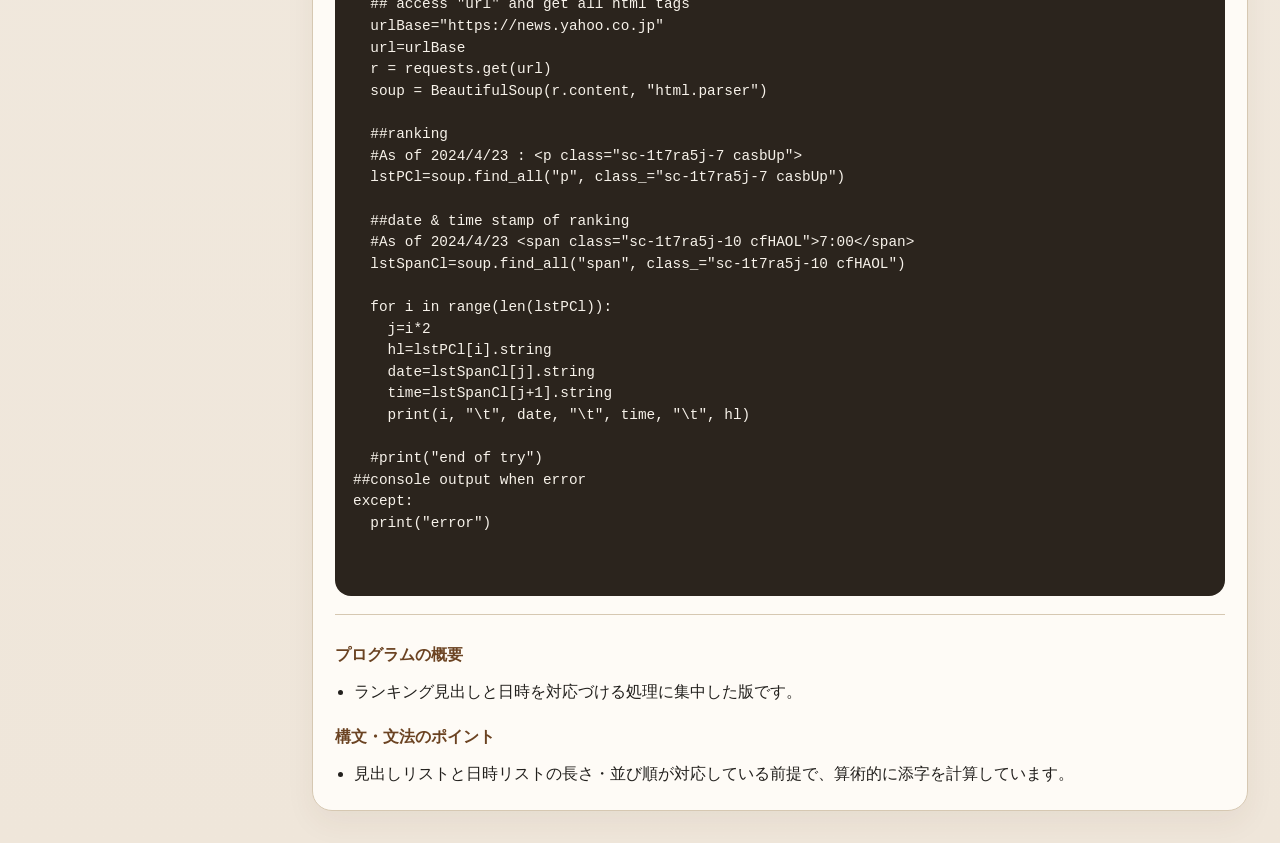
<file: doc_src_ws05.html>
<!DOCTYPE html>
<html lang="ja">
<head>
  <meta charset="utf-8">
  <meta name="viewport" content="width=device-width, initial-scale=1">
  <title>ws05 の解説</title>
  <style>
    :root {
      --bg: #f4f1ea;
      --paper: #fffdf9;
      --ink: #22201d;
      --sub: #5d574f;
      --line: #d6c8b2;
      --accent: #8b5e34;
      --accent-soft: #efe3d2;
      --code: #2b241d;
    }
    * { box-sizing: border-box; }
    body {
      margin: 0;
      font-family: "Hiragino Sans", "Yu Gothic", sans-serif;
      color: var(--ink);
      background:
        radial-gradient(circle at top left, #f8ead1 0, transparent 30%),
        linear-gradient(180deg, #f6f2eb 0%, #efe6da 100%);
      line-height: 1.7;
    }
    .layout {
      display: grid;
      grid-template-columns: 280px minmax(0, 1fr);
      min-height: 100vh;
    }
    nav {
      padding: 24px 18px;
      border-right: 1px solid var(--line);
      background: rgba(255, 253, 249, 0.82);
      backdrop-filter: blur(10px);
      position: sticky;
      top: 0;
      height: 100vh;
      overflow: auto;
    }
    nav h1 {
      margin: 0 0 14px;
      font-size: 1.1rem;
    }
    nav p {
      margin: 0 0 14px;
      color: var(--sub);
      font-size: 0.92rem;
    }
    nav a {
      display: block;
      padding: 8px 10px;
      margin-bottom: 6px;
      border-radius: 10px;
      color: var(--ink);
      text-decoration: none;
      background: transparent;
    }
    nav a.current {
      background: var(--accent-soft);
      color: #5a391c;
      font-weight: 700;
    }
    nav a:hover {
      background: #f1e7d9;
    }
    main {
      padding: 32px;
    }
    .hero {
      background: rgba(255, 253, 249, 0.9);
      border: 1px solid var(--line);
      border-radius: 24px;
      padding: 28px;
      box-shadow: 0 16px 40px rgba(82, 59, 29, 0.08);
    }
    .eyebrow {
      margin: 0 0 8px;
      color: var(--accent);
      font-weight: 700;
      letter-spacing: 0.08em;
      text-transform: uppercase;
      font-size: 0.8rem;
    }
    h2 {
      margin: 0 0 12px;
      font-size: clamp(1.8rem, 2.8vw, 2.6rem);
      line-height: 1.2;
    }
    .grid {
      display: grid;
      grid-template-columns: repeat(2, minmax(0, 1fr));
      gap: 20px;
      margin-top: 24px;
    }
    .card, .file-block {
      background: rgba(255, 253, 249, 0.92);
      border: 1px solid var(--line);
      border-radius: 20px;
      padding: 22px;
      margin-top: 22px;
      box-shadow: 0 12px 30px rgba(82, 59, 29, 0.06);
    }
    .card h3, .file-block h3 {
      margin-top: 0;
      margin-bottom: 12px;
      font-size: 1.15rem;
    }
    .file-block h4 {
      margin: 18px 0 10px;
      font-size: 1rem;
      color: #6b4322;
    }
    ul {
      margin: 0;
      padding-left: 1.2rem;
    }
    .note {
      color: var(--sub);
      margin-bottom: 14px;
    }
    pre {
      margin: 0;
      padding: 18px;
      overflow: auto;
      border-radius: 16px;
      background: var(--code);
      color: #f7f2ea;
      font-size: 0.9rem;
      line-height: 1.5;
    }
    code {
      font-family: "SFMono-Regular", Consolas, monospace;
    }
    .explain {
      margin-top: 18px;
      padding-top: 8px;
      border-top: 1px solid var(--line);
    }
    a.inline {
      color: var(--accent);
    }
    @media (max-width: 960px) {
      .layout {
        grid-template-columns: 1fr;
      }
      nav {
        position: static;
        height: auto;
        border-right: 0;
        border-bottom: 1px solid var(--line);
      }
      main {
        padding: 20px;
      }
      .grid {
        grid-template-columns: 1fr;
      }
    }
  </style>
</head>
<body>
  <div class="layout">
    <nav>
      <h1>src 解説ページ</h1>
      <p><a class="inline" href="index.html">目次へ戻る</a></p>
      <a class="" href="doc_src_ws01.html">ws01</a>
<a class="" href="doc_src_ws02.html">ws02</a>
<a class="" href="doc_src_ws03.html">ws03</a>
<a class="" href="doc_src_ws04.html">ws04</a>
<a class="current" href="doc_src_ws05.html">ws05</a>
<a class="" href="doc_src_ws07.html">ws07</a>
<a class="" href="doc_src_ws08.html">ws08</a>
<a class="" href="doc_src_ws09.html">ws09</a>
<a class="" href="doc_src_ws10.html">ws10</a>
    </nav>
    <main>
      <section class="hero">
        <p class="eyebrow">Directory Guide</p>
        <h2>ws05</h2>
        <p>Yahoo!ニュースのトップページを対象に、カテゴリリンク、トピックス、ランキングを抽出する演習です。</p>
      </section>

      <div class="grid">
        <section class="card">
          <h3>読みどころ</h3>
          <ul><li>CSSクラス名を手がかりに目的のタグを探しています。</li>
<li>相対URLと絶対URLが混在するため、必要に応じて `urlBase` を付けています。</li>
<li>ランキングは見出しだけでなく日付・時刻を2個1組で読み取り、表示形式を整えています。</li></ul>
        </section>
        <section class="card">
          <h3>ソースコード一覧</h3>
          <ul><li><a href="src/ws05/ws05.py" download>ws05.py</a></li>
<li><a href="src/ws05/ws05_1.py" download>ws05_1.py</a></li>
<li><a href="src/ws05/ws05_2.py" download>ws05_2.py</a></li>
<li><a href="src/ws05/ws05_3.py" download>ws05_3.py</a></li></ul>
        </section>
      </div>
      <section class="card"><h3>補足</h3><ul><li>このコードはCSSクラス名に強く依存するため、サイト側の更新に弱い実装です。教材としては、実サイトスクレイピングの壊れやすさを学ぶ例になっています。</li></ul></section>
      
    <section class="file-block">
      <h3>src/ws05/ws05.py</h3>
      <p class="note">Yahoo!ニュースのカテゴリ、トピックス、ランキングをまとめて抽出する総合版です。</p>
      <pre><code>##python3.9 #05 Yahoo News
import requests
from bs4 import BeautifulSoup   

## try &amp; error - main program
try:
  ## access &quot;url&quot; and get all html tags 
  urlBase=&quot;https://news.yahoo.co.jp&quot;
  url=urlBase
  r = requests.get(url)
  soup = BeautifulSoup(r.content, &quot;html.parser&quot;)
  
  ##main content button
  print(&quot; -- main content button -- &quot;)
  #As of 2024/4/23
  lstACl=soup.find_all(&quot;a&quot;, class_=&quot;sc-1mps4g6-0 gJIhOe&quot;)
  for i in range(len(lstACl)):
    cat=lstACl[i].string
    link=lstACl[i].get(&quot;href&quot;)
    if(&quot;https:&quot; not in link): 
      link=urlBase + link
    print(cat, link)
  print(&quot;&quot;)

  ##topics
  print(&quot; -- topics -- &quot;)
  #As of 2024/4/23
  lstACl=soup.find_all(&quot;a&quot;, class_=&quot;sc-1nhdoj2-1 hKGArG&quot;)
  for i in range(len(lstACl)):
    cat=lstACl[i].contents[0]
    link=lstACl[i].get(&quot;href&quot;)
    if(&quot;https:&quot; not in link): 
      link=urlBase + link
    print(cat, link)


  ##ranking 
  #As of 2024/4/8 : &lt;p class=&quot;sc-eLgNKc cpfgbD&quot;&gt;
  lstPCl=soup.find_all(&quot;p&quot;, class_=&quot;sc-eLgNKc cpfgbD&quot;)
  #As of 2024/4/23 : &lt;p class=&quot;sc-1t7ra5j-7 casbUp&quot;&gt;
  #lstPCl=soup.find_all(&quot;p&quot;, class_=&quot;sc-1t7ra5j-7 casbUp&quot;)

  ##date &amp; time stamp of ranking
  #As of 2024/4/8 : &lt;span class=&quot;sc-hOqruk cNUsMV&quot;&gt;4/6(土)&lt;/span&gt;
  lstSpanCl=soup.find_all(&quot;span&quot;, class_=&quot;sc-hOqruk cNUsMV&quot;)
  #As of 2024/4/23 &lt;span class=&quot;sc-1t7ra5j-10 cfHAOL&quot;&gt;7:00&lt;/span&gt;
  #lstSpanCl=soup.find_all(&quot;span&quot;, class_=&quot;sc-1t7ra5j-10 cfHAOL&quot;)

  for i in range(len(lstPCl)):
    j=i*2
    hl=lstPCl[i].string
    date=lstSpanCl[j].string
    time=lstSpanCl[j+1].string
    print(i, &quot;\t&quot;, date, &quot;\t&quot;, time, &quot;\t&quot;, hl)

  #print(&quot;end of try&quot;)
##console output when error
except:
  print(&quot;error&quot;)


</code></pre>
      <div class="explain">
        <h4>プログラムの概要</h4>
        <ul><li>Yahoo!ニュースのトップページからカテゴリ、トピックス、ランキングをまとめて取得する実サイト向け演習です。</li><li>CSSクラス名依存のスクレイピングがサイト更新で壊れやすいことも読み取れる教材です。</li></ul>
        <h4>構文・文法のポイント</h4>
        <ul><li>`if(&quot;https:&quot; not in link):` で相対URLかどうかを判定し、必要なら基底URLを付けています。</li><li>ランキングでは `j=i*2` として、日付と時刻が2要素ずつ並ぶリストから対応する値を拾っています。</li><li>コメントで `As of 2024/4/23` のように時点が書かれており、クラス名が時期によって変わる前提が示されています。</li></ul>
      </div>
    </section>
    

    <section class="file-block">
      <h3>src/ws05/ws05_1.py</h3>
      <p class="note">カテゴリボタンの取得だけに絞った版です。</p>
      <pre><code>##python3.9 #05 Yahoo News
import requests
from bs4 import BeautifulSoup   

## try &amp; error - main program
try:
  ## access &quot;url&quot; and get all html tags 
  urlBase=&quot;https://news.yahoo.co.jp&quot;
  url=urlBase
  r = requests.get(url)
  soup = BeautifulSoup(r.content, &quot;html.parser&quot;)
  
  ##main content button
  print(&quot; -- main content button -- &quot;)
  #As of 2024/4/23
  lstACl=soup.find_all(&quot;a&quot;, class_=&quot;sc-1mps4g6-0 gJIhOe&quot;)
  for i in range(len(lstACl)):
    cat=lstACl[i].string
    link=lstACl[i].get(&quot;href&quot;)
    if(&quot;https:&quot; not in link): 
      link=urlBase + link
    print(cat, link)
  print(&quot;&quot;)

  #print(&quot;end of try&quot;)
##console output when error
except:
  print(&quot;error&quot;)


</code></pre>
      <div class="explain">
        <h4>プログラムの概要</h4>
        <ul><li>Yahoo!ニュース上部のカテゴリボタン抽出だけを扱う簡易版です。</li></ul>
        <h4>構文・文法のポイント</h4>
        <ul><li>リンクのテキストと `href` を取り出し、相対URLだけ補正する基本パターンです。</li></ul>
      </div>
    </section>
    

    <section class="file-block">
      <h3>src/ws05/ws05_2.py</h3>
      <p class="note">トピックス欄のリンク抽出に絞った版です。</p>
      <pre><code>##python3.9 #05 Yahoo News
import requests
from bs4 import BeautifulSoup   

## try &amp; error - main program
try:
  ## access &quot;url&quot; and get all html tags 
  urlBase=&quot;https://news.yahoo.co.jp&quot;
  url=urlBase
  r = requests.get(url)
  soup = BeautifulSoup(r.content, &quot;html.parser&quot;)
  
  ##topics
  print(&quot; -- topics -- &quot;)
  #As of 2024/4/23
  lstACl=soup.find_all(&quot;a&quot;, class_=&quot;sc-1nhdoj2-1 hKGArG&quot;)
  for i in range(len(lstACl)):
    cat=lstACl[i].contents[0]
    link=lstACl[i].get(&quot;href&quot;)
    if(&quot;https:&quot; not in link): 
      link=urlBase + link
    print(cat, link)

  #print(&quot;end of try&quot;)
##console output when error
except:
  print(&quot;error&quot;)


</code></pre>
      <div class="explain">
        <h4>プログラムの概要</h4>
        <ul><li>トピックス欄のリンク群だけを取り出す簡易版です。</li></ul>
        <h4>構文・文法のポイント</h4>
        <ul><li>`lstACl[i].contents[0]` はリンク内の先頭内容を取り出す書き方で、`.string` より少し低レベルな参照です。</li></ul>
      </div>
    </section>
    

    <section class="file-block">
      <h3>src/ws05/ws05_3.py</h3>
      <p class="note">ランキング見出しと日付・時刻の対応づけに絞った版です。</p>
      <pre><code>##python3.9 #05 Yahoo News
import requests
from bs4 import BeautifulSoup   

## try &amp; error - main program
try:
  ## access &quot;url&quot; and get all html tags 
  urlBase=&quot;https://news.yahoo.co.jp&quot;
  url=urlBase
  r = requests.get(url)
  soup = BeautifulSoup(r.content, &quot;html.parser&quot;)
  
  ##ranking 
  #As of 2024/4/23 : &lt;p class=&quot;sc-1t7ra5j-7 casbUp&quot;&gt;
  lstPCl=soup.find_all(&quot;p&quot;, class_=&quot;sc-1t7ra5j-7 casbUp&quot;)

  ##date &amp; time stamp of ranking
  #As of 2024/4/23 &lt;span class=&quot;sc-1t7ra5j-10 cfHAOL&quot;&gt;7:00&lt;/span&gt;
  lstSpanCl=soup.find_all(&quot;span&quot;, class_=&quot;sc-1t7ra5j-10 cfHAOL&quot;)

  for i in range(len(lstPCl)):
    j=i*2
    hl=lstPCl[i].string
    date=lstSpanCl[j].string
    time=lstSpanCl[j+1].string
    print(i, &quot;\t&quot;, date, &quot;\t&quot;, time, &quot;\t&quot;, hl)

  #print(&quot;end of try&quot;)
##console output when error
except:
  print(&quot;error&quot;)


</code></pre>
      <div class="explain">
        <h4>プログラムの概要</h4>
        <ul><li>ランキング見出しと日時を対応づける処理に集中した版です。</li></ul>
        <h4>構文・文法のポイント</h4>
        <ul><li>見出しリストと日時リストの長さ・並び順が対応している前提で、算術的に添字を計算しています。</li></ul>
      </div>
    </section>
    
    </main>
  </div>
</body>
</html>
</file>
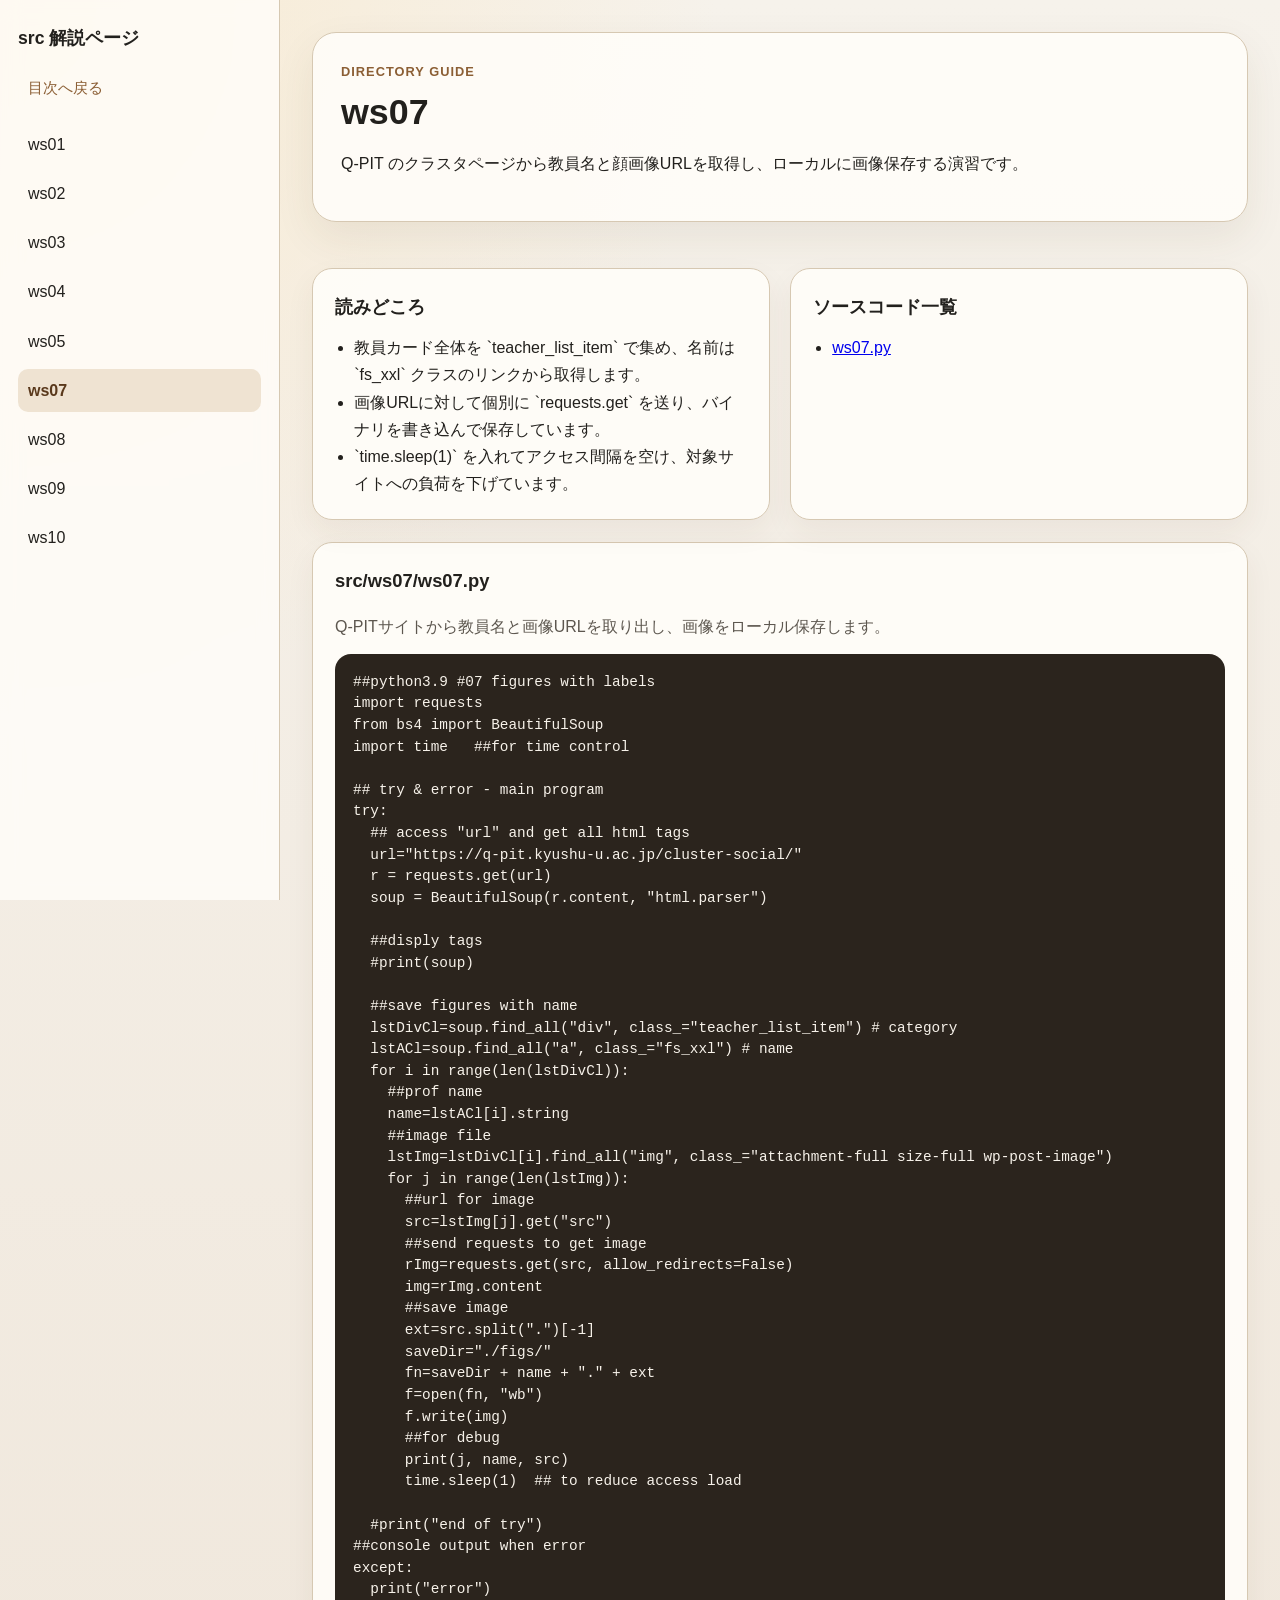
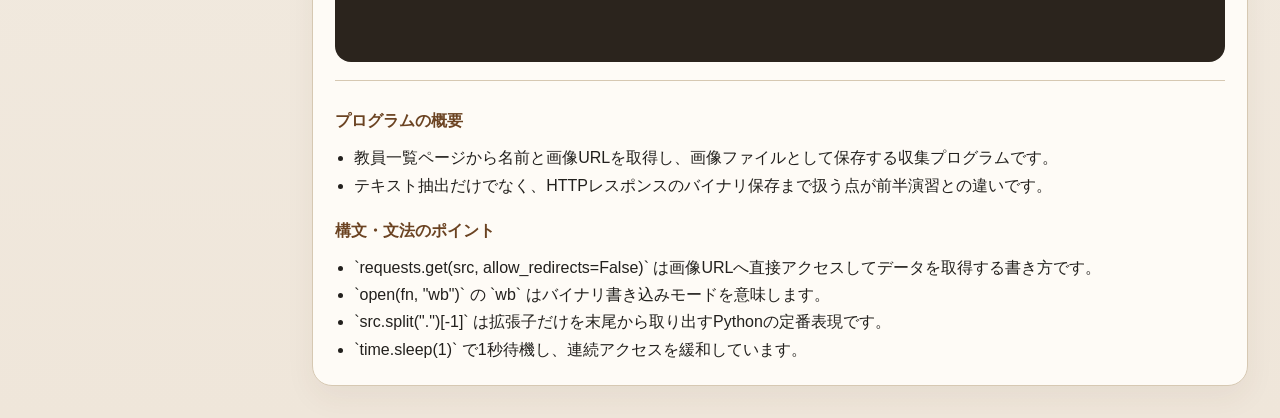
<file: doc_src_ws07.html>
<!DOCTYPE html>
<html lang="ja">
<head>
  <meta charset="utf-8">
  <meta name="viewport" content="width=device-width, initial-scale=1">
  <title>ws07 の解説</title>
  <style>
    :root {
      --bg: #f4f1ea;
      --paper: #fffdf9;
      --ink: #22201d;
      --sub: #5d574f;
      --line: #d6c8b2;
      --accent: #8b5e34;
      --accent-soft: #efe3d2;
      --code: #2b241d;
    }
    * { box-sizing: border-box; }
    body {
      margin: 0;
      font-family: "Hiragino Sans", "Yu Gothic", sans-serif;
      color: var(--ink);
      background:
        radial-gradient(circle at top left, #f8ead1 0, transparent 30%),
        linear-gradient(180deg, #f6f2eb 0%, #efe6da 100%);
      line-height: 1.7;
    }
    .layout {
      display: grid;
      grid-template-columns: 280px minmax(0, 1fr);
      min-height: 100vh;
    }
    nav {
      padding: 24px 18px;
      border-right: 1px solid var(--line);
      background: rgba(255, 253, 249, 0.82);
      backdrop-filter: blur(10px);
      position: sticky;
      top: 0;
      height: 100vh;
      overflow: auto;
    }
    nav h1 {
      margin: 0 0 14px;
      font-size: 1.1rem;
    }
    nav p {
      margin: 0 0 14px;
      color: var(--sub);
      font-size: 0.92rem;
    }
    nav a {
      display: block;
      padding: 8px 10px;
      margin-bottom: 6px;
      border-radius: 10px;
      color: var(--ink);
      text-decoration: none;
      background: transparent;
    }
    nav a.current {
      background: var(--accent-soft);
      color: #5a391c;
      font-weight: 700;
    }
    nav a:hover {
      background: #f1e7d9;
    }
    main {
      padding: 32px;
    }
    .hero {
      background: rgba(255, 253, 249, 0.9);
      border: 1px solid var(--line);
      border-radius: 24px;
      padding: 28px;
      box-shadow: 0 16px 40px rgba(82, 59, 29, 0.08);
    }
    .eyebrow {
      margin: 0 0 8px;
      color: var(--accent);
      font-weight: 700;
      letter-spacing: 0.08em;
      text-transform: uppercase;
      font-size: 0.8rem;
    }
    h2 {
      margin: 0 0 12px;
      font-size: clamp(1.8rem, 2.8vw, 2.6rem);
      line-height: 1.2;
    }
    .grid {
      display: grid;
      grid-template-columns: repeat(2, minmax(0, 1fr));
      gap: 20px;
      margin-top: 24px;
    }
    .card, .file-block {
      background: rgba(255, 253, 249, 0.92);
      border: 1px solid var(--line);
      border-radius: 20px;
      padding: 22px;
      margin-top: 22px;
      box-shadow: 0 12px 30px rgba(82, 59, 29, 0.06);
    }
    .card h3, .file-block h3 {
      margin-top: 0;
      margin-bottom: 12px;
      font-size: 1.15rem;
    }
    .file-block h4 {
      margin: 18px 0 10px;
      font-size: 1rem;
      color: #6b4322;
    }
    ul {
      margin: 0;
      padding-left: 1.2rem;
    }
    .note {
      color: var(--sub);
      margin-bottom: 14px;
    }
    pre {
      margin: 0;
      padding: 18px;
      overflow: auto;
      border-radius: 16px;
      background: var(--code);
      color: #f7f2ea;
      font-size: 0.9rem;
      line-height: 1.5;
    }
    code {
      font-family: "SFMono-Regular", Consolas, monospace;
    }
    .explain {
      margin-top: 18px;
      padding-top: 8px;
      border-top: 1px solid var(--line);
    }
    a.inline {
      color: var(--accent);
    }
    @media (max-width: 960px) {
      .layout {
        grid-template-columns: 1fr;
      }
      nav {
        position: static;
        height: auto;
        border-right: 0;
        border-bottom: 1px solid var(--line);
      }
      main {
        padding: 20px;
      }
      .grid {
        grid-template-columns: 1fr;
      }
    }
  </style>
</head>
<body>
  <div class="layout">
    <nav>
      <h1>src 解説ページ</h1>
      <p><a class="inline" href="index.html">目次へ戻る</a></p>
      <a class="" href="doc_src_ws01.html">ws01</a>
<a class="" href="doc_src_ws02.html">ws02</a>
<a class="" href="doc_src_ws03.html">ws03</a>
<a class="" href="doc_src_ws04.html">ws04</a>
<a class="" href="doc_src_ws05.html">ws05</a>
<a class="current" href="doc_src_ws07.html">ws07</a>
<a class="" href="doc_src_ws08.html">ws08</a>
<a class="" href="doc_src_ws09.html">ws09</a>
<a class="" href="doc_src_ws10.html">ws10</a>
    </nav>
    <main>
      <section class="hero">
        <p class="eyebrow">Directory Guide</p>
        <h2>ws07</h2>
        <p>Q-PIT のクラスタページから教員名と顔画像URLを取得し、ローカルに画像保存する演習です。</p>
      </section>

      <div class="grid">
        <section class="card">
          <h3>読みどころ</h3>
          <ul><li>教員カード全体を `teacher_list_item` で集め、名前は `fs_xxl` クラスのリンクから取得します。</li>
<li>画像URLに対して個別に `requests.get` を送り、バイナリを書き込んで保存しています。</li>
<li>`time.sleep(1)` を入れてアクセス間隔を空け、対象サイトへの負荷を下げています。</li></ul>
        </section>
        <section class="card">
          <h3>ソースコード一覧</h3>
          <ul><li><a href="src/ws07/ws07.py" download>ws07.py</a></li></ul>
        </section>
      </div>
      
      
    <section class="file-block">
      <h3>src/ws07/ws07.py</h3>
      <p class="note">Q-PITサイトから教員名と画像URLを取り出し、画像をローカル保存します。</p>
      <pre><code>##python3.9 #07 figures with labels
import requests
from bs4 import BeautifulSoup   
import time   ##for time control

## try &amp; error - main program
try:
  ## access &quot;url&quot; and get all html tags 
  url=&quot;https://q-pit.kyushu-u.ac.jp/cluster-social/&quot;
  r = requests.get(url)
  soup = BeautifulSoup(r.content, &quot;html.parser&quot;)
  
  ##disply tags
  #print(soup)

  ##save figures with name
  lstDivCl=soup.find_all(&quot;div&quot;, class_=&quot;teacher_list_item&quot;) # category
  lstACl=soup.find_all(&quot;a&quot;, class_=&quot;fs_xxl&quot;) # name
  for i in range(len(lstDivCl)):
    ##prof name
    name=lstACl[i].string
    ##image file
    lstImg=lstDivCl[i].find_all(&quot;img&quot;, class_=&quot;attachment-full size-full wp-post-image&quot;)
    for j in range(len(lstImg)):
      ##url for image
      src=lstImg[j].get(&quot;src&quot;) 
      ##send requests to get image
      rImg=requests.get(src, allow_redirects=False)
      img=rImg.content
      ##save image
      ext=src.split(&quot;.&quot;)[-1]
      saveDir=&quot;./figs/&quot;
      fn=saveDir + name + &quot;.&quot; + ext
      f=open(fn, &quot;wb&quot;)
      f.write(img)
      ##for debug
      print(j, name, src) 
      time.sleep(1)  ## to reduce access load

  #print(&quot;end of try&quot;)
##console output when error
except:
  print(&quot;error&quot;)


</code></pre>
      <div class="explain">
        <h4>プログラムの概要</h4>
        <ul><li>教員一覧ページから名前と画像URLを取得し、画像ファイルとして保存する収集プログラムです。</li><li>テキスト抽出だけでなく、HTTPレスポンスのバイナリ保存まで扱う点が前半演習との違いです。</li></ul>
        <h4>構文・文法のポイント</h4>
        <ul><li>`requests.get(src, allow_redirects=False)` は画像URLへ直接アクセスしてデータを取得する書き方です。</li><li>`open(fn, &quot;wb&quot;)` の `wb` はバイナリ書き込みモードを意味します。</li><li>`src.split(&quot;.&quot;)[-1]` は拡張子だけを末尾から取り出すPythonの定番表現です。</li><li>`time.sleep(1)` で1秒待機し、連続アクセスを緩和しています。</li></ul>
      </div>
    </section>
    
    </main>
  </div>
</body>
</html>
</file>
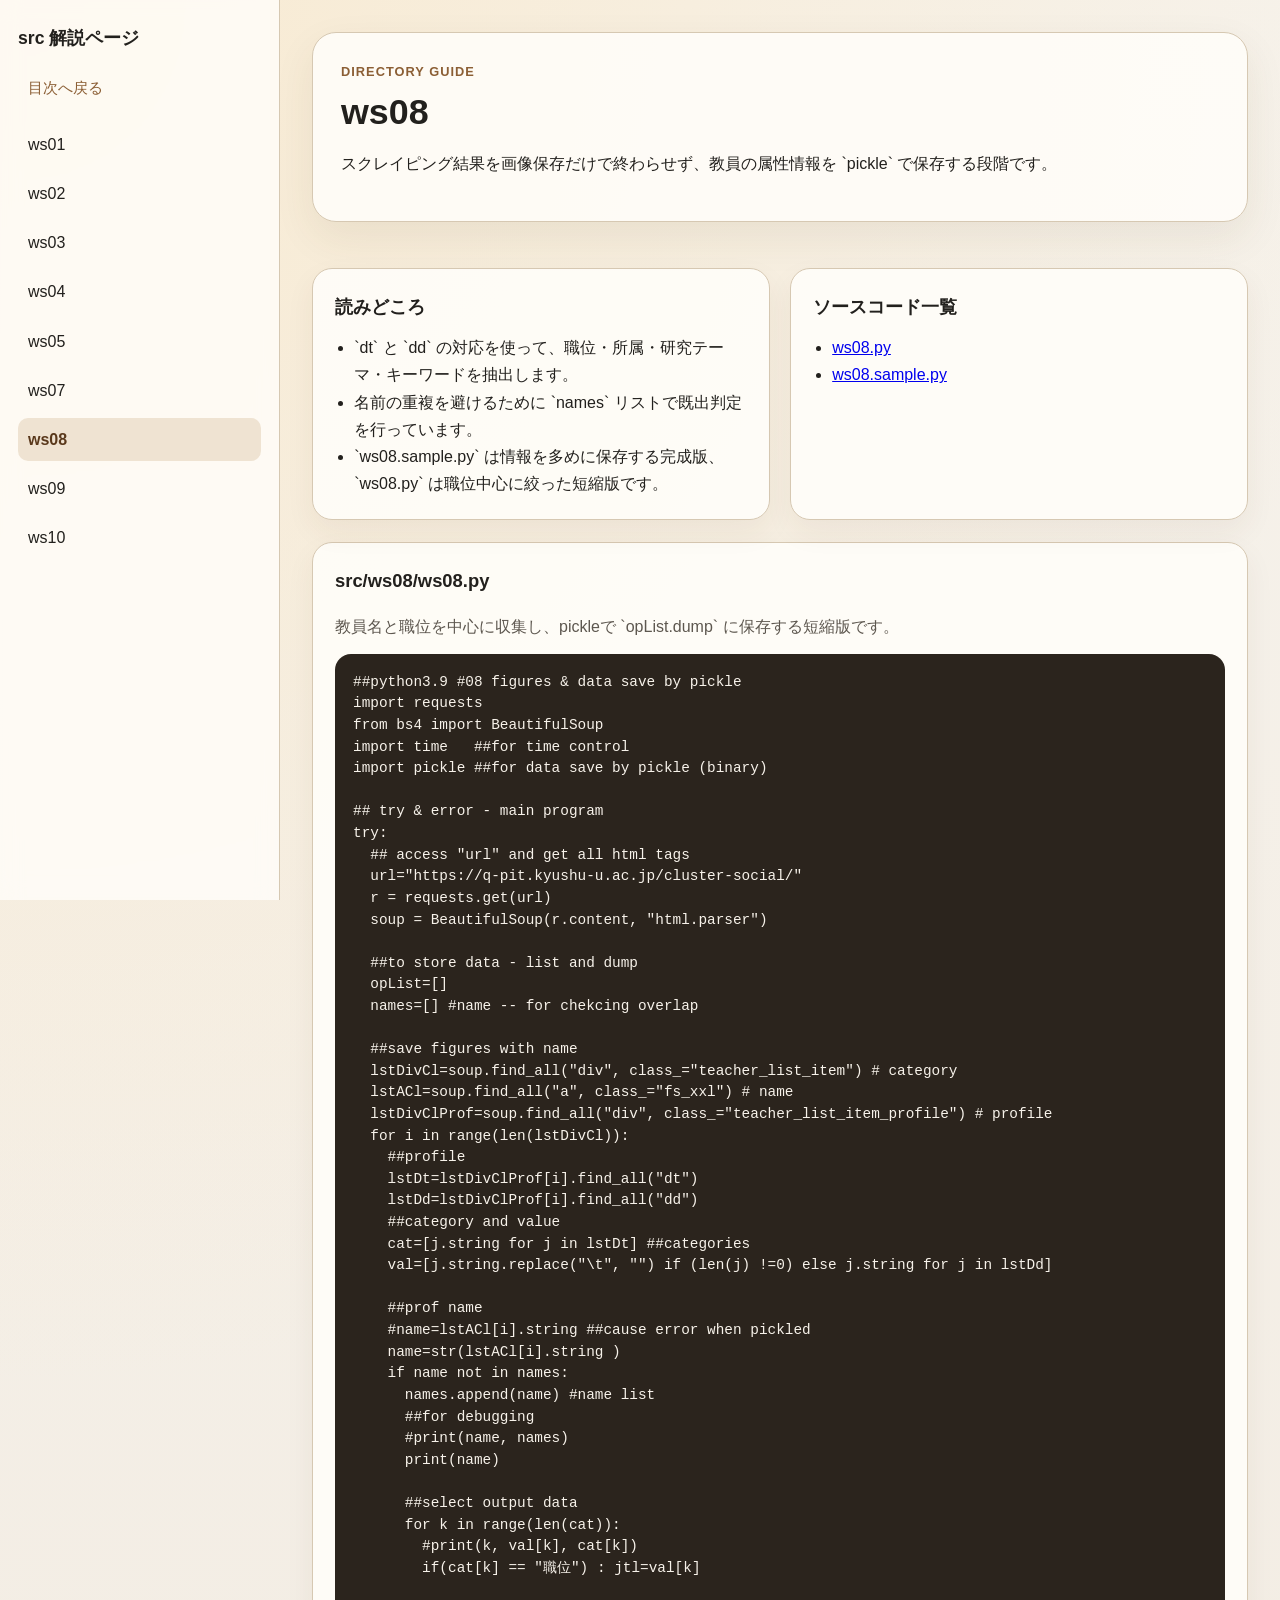
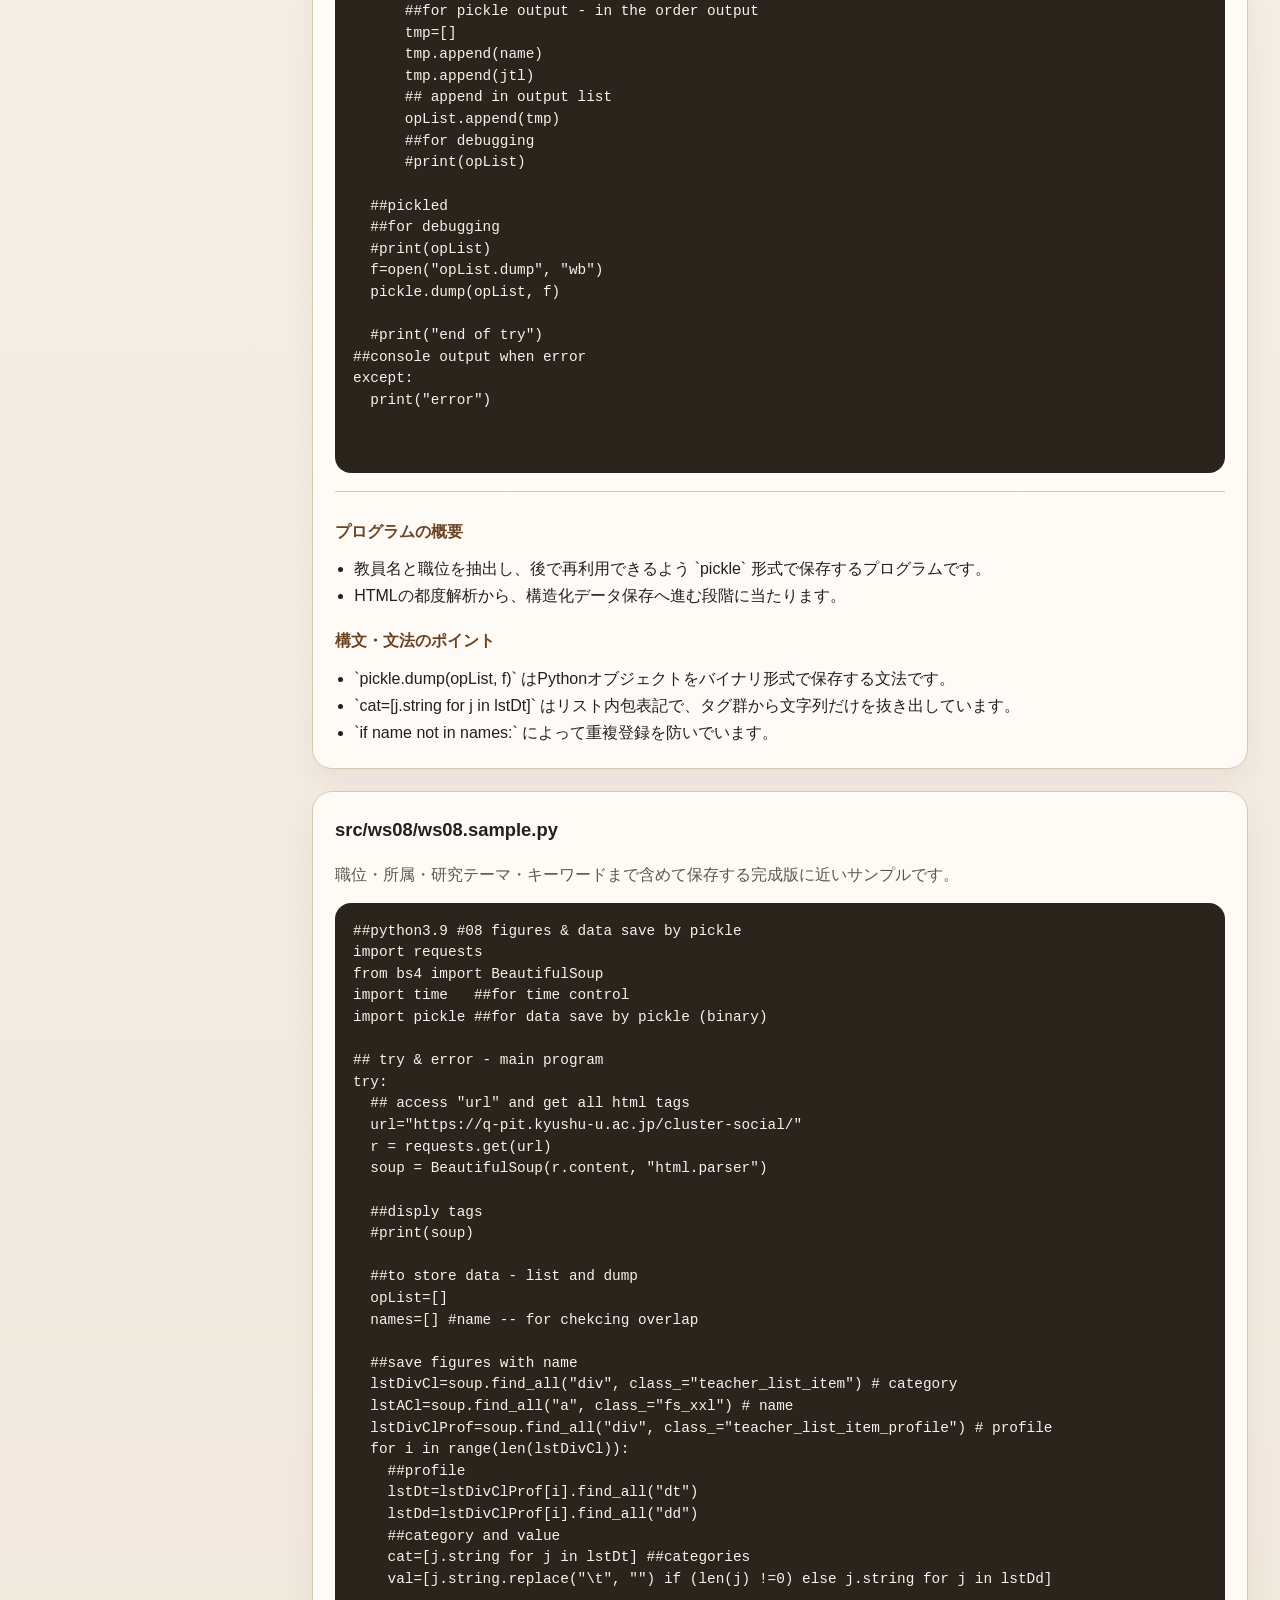
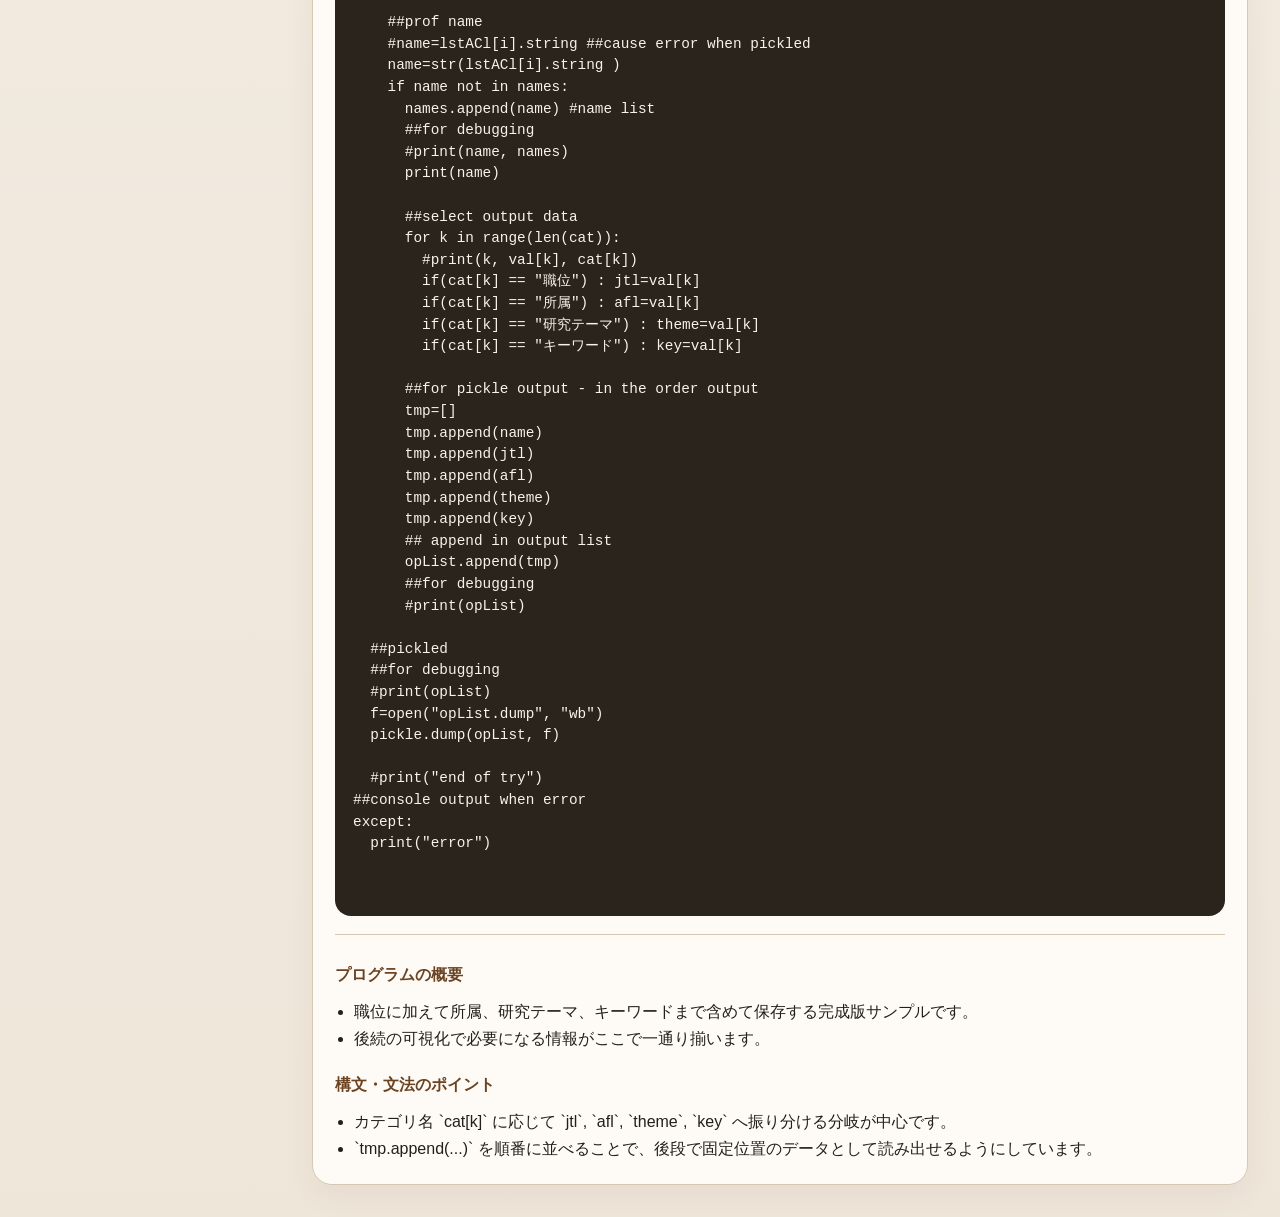
<file: doc_src_ws08.html>
<!DOCTYPE html>
<html lang="ja">
<head>
  <meta charset="utf-8">
  <meta name="viewport" content="width=device-width, initial-scale=1">
  <title>ws08 の解説</title>
  <style>
    :root {
      --bg: #f4f1ea;
      --paper: #fffdf9;
      --ink: #22201d;
      --sub: #5d574f;
      --line: #d6c8b2;
      --accent: #8b5e34;
      --accent-soft: #efe3d2;
      --code: #2b241d;
    }
    * { box-sizing: border-box; }
    body {
      margin: 0;
      font-family: "Hiragino Sans", "Yu Gothic", sans-serif;
      color: var(--ink);
      background:
        radial-gradient(circle at top left, #f8ead1 0, transparent 30%),
        linear-gradient(180deg, #f6f2eb 0%, #efe6da 100%);
      line-height: 1.7;
    }
    .layout {
      display: grid;
      grid-template-columns: 280px minmax(0, 1fr);
      min-height: 100vh;
    }
    nav {
      padding: 24px 18px;
      border-right: 1px solid var(--line);
      background: rgba(255, 253, 249, 0.82);
      backdrop-filter: blur(10px);
      position: sticky;
      top: 0;
      height: 100vh;
      overflow: auto;
    }
    nav h1 {
      margin: 0 0 14px;
      font-size: 1.1rem;
    }
    nav p {
      margin: 0 0 14px;
      color: var(--sub);
      font-size: 0.92rem;
    }
    nav a {
      display: block;
      padding: 8px 10px;
      margin-bottom: 6px;
      border-radius: 10px;
      color: var(--ink);
      text-decoration: none;
      background: transparent;
    }
    nav a.current {
      background: var(--accent-soft);
      color: #5a391c;
      font-weight: 700;
    }
    nav a:hover {
      background: #f1e7d9;
    }
    main {
      padding: 32px;
    }
    .hero {
      background: rgba(255, 253, 249, 0.9);
      border: 1px solid var(--line);
      border-radius: 24px;
      padding: 28px;
      box-shadow: 0 16px 40px rgba(82, 59, 29, 0.08);
    }
    .eyebrow {
      margin: 0 0 8px;
      color: var(--accent);
      font-weight: 700;
      letter-spacing: 0.08em;
      text-transform: uppercase;
      font-size: 0.8rem;
    }
    h2 {
      margin: 0 0 12px;
      font-size: clamp(1.8rem, 2.8vw, 2.6rem);
      line-height: 1.2;
    }
    .grid {
      display: grid;
      grid-template-columns: repeat(2, minmax(0, 1fr));
      gap: 20px;
      margin-top: 24px;
    }
    .card, .file-block {
      background: rgba(255, 253, 249, 0.92);
      border: 1px solid var(--line);
      border-radius: 20px;
      padding: 22px;
      margin-top: 22px;
      box-shadow: 0 12px 30px rgba(82, 59, 29, 0.06);
    }
    .card h3, .file-block h3 {
      margin-top: 0;
      margin-bottom: 12px;
      font-size: 1.15rem;
    }
    .file-block h4 {
      margin: 18px 0 10px;
      font-size: 1rem;
      color: #6b4322;
    }
    ul {
      margin: 0;
      padding-left: 1.2rem;
    }
    .note {
      color: var(--sub);
      margin-bottom: 14px;
    }
    pre {
      margin: 0;
      padding: 18px;
      overflow: auto;
      border-radius: 16px;
      background: var(--code);
      color: #f7f2ea;
      font-size: 0.9rem;
      line-height: 1.5;
    }
    code {
      font-family: "SFMono-Regular", Consolas, monospace;
    }
    .explain {
      margin-top: 18px;
      padding-top: 8px;
      border-top: 1px solid var(--line);
    }
    a.inline {
      color: var(--accent);
    }
    @media (max-width: 960px) {
      .layout {
        grid-template-columns: 1fr;
      }
      nav {
        position: static;
        height: auto;
        border-right: 0;
        border-bottom: 1px solid var(--line);
      }
      main {
        padding: 20px;
      }
      .grid {
        grid-template-columns: 1fr;
      }
    }
  </style>
</head>
<body>
  <div class="layout">
    <nav>
      <h1>src 解説ページ</h1>
      <p><a class="inline" href="index.html">目次へ戻る</a></p>
      <a class="" href="doc_src_ws01.html">ws01</a>
<a class="" href="doc_src_ws02.html">ws02</a>
<a class="" href="doc_src_ws03.html">ws03</a>
<a class="" href="doc_src_ws04.html">ws04</a>
<a class="" href="doc_src_ws05.html">ws05</a>
<a class="" href="doc_src_ws07.html">ws07</a>
<a class="current" href="doc_src_ws08.html">ws08</a>
<a class="" href="doc_src_ws09.html">ws09</a>
<a class="" href="doc_src_ws10.html">ws10</a>
    </nav>
    <main>
      <section class="hero">
        <p class="eyebrow">Directory Guide</p>
        <h2>ws08</h2>
        <p>スクレイピング結果を画像保存だけで終わらせず、教員の属性情報を `pickle` で保存する段階です。</p>
      </section>

      <div class="grid">
        <section class="card">
          <h3>読みどころ</h3>
          <ul><li>`dt` と `dd` の対応を使って、職位・所属・研究テーマ・キーワードを抽出します。</li>
<li>名前の重複を避けるために `names` リストで既出判定を行っています。</li>
<li>`ws08.sample.py` は情報を多めに保存する完成版、`ws08.py` は職位中心に絞った短縮版です。</li></ul>
        </section>
        <section class="card">
          <h3>ソースコード一覧</h3>
          <ul><li><a href="src/ws08/ws08.py" download>ws08.py</a></li>
<li><a href="src/ws08/ws08.sample.py" download>ws08.sample.py</a></li></ul>
        </section>
      </div>
      
      
    <section class="file-block">
      <h3>src/ws08/ws08.py</h3>
      <p class="note">教員名と職位を中心に収集し、pickleで `opList.dump` に保存する短縮版です。</p>
      <pre><code>##python3.9 #08 figures &amp; data save by pickle
import requests
from bs4 import BeautifulSoup   
import time   ##for time control
import pickle ##for data save by pickle (binary)

## try &amp; error - main program
try:
  ## access &quot;url&quot; and get all html tags 
  url=&quot;https://q-pit.kyushu-u.ac.jp/cluster-social/&quot;
  r = requests.get(url)
  soup = BeautifulSoup(r.content, &quot;html.parser&quot;)
  
  ##to store data - list and dump
  opList=[]
  names=[] #name -- for chekcing overlap

  ##save figures with name
  lstDivCl=soup.find_all(&quot;div&quot;, class_=&quot;teacher_list_item&quot;) # category
  lstACl=soup.find_all(&quot;a&quot;, class_=&quot;fs_xxl&quot;) # name
  lstDivClProf=soup.find_all(&quot;div&quot;, class_=&quot;teacher_list_item_profile&quot;) # profile
  for i in range(len(lstDivCl)):
    ##profile
    lstDt=lstDivClProf[i].find_all(&quot;dt&quot;) 
    lstDd=lstDivClProf[i].find_all(&quot;dd&quot;) 
    ##category and value
    cat=[j.string for j in lstDt] ##categories
    val=[j.string.replace(&quot;\t&quot;, &quot;&quot;) if (len(j) !=0) else j.string for j in lstDd] 

    ##prof name
    #name=lstACl[i].string ##cause error when pickled
    name=str(lstACl[i].string )
    if name not in names: 
      names.append(name) #name list
      ##for debugging
      #print(name, names)
      print(name)

      ##select output data 
      for k in range(len(cat)):
        #print(k, val[k], cat[k])
        if(cat[k] == &quot;職位&quot;) : jtl=val[k]

      ##for pickle output - in the order output
      tmp=[]
      tmp.append(name)   
      tmp.append(jtl)   
      ## append in output list
      opList.append(tmp)
      ##for debugging
      #print(opList)

  ##pickled 
  ##for debugging
  #print(opList)
  f=open(&quot;opList.dump&quot;, &quot;wb&quot;)
  pickle.dump(opList, f)

  #print(&quot;end of try&quot;)
##console output when error
except:
  print(&quot;error&quot;)


</code></pre>
      <div class="explain">
        <h4>プログラムの概要</h4>
        <ul><li>教員名と職位を抽出し、後で再利用できるよう `pickle` 形式で保存するプログラムです。</li><li>HTMLの都度解析から、構造化データ保存へ進む段階に当たります。</li></ul>
        <h4>構文・文法のポイント</h4>
        <ul><li>`pickle.dump(opList, f)` はPythonオブジェクトをバイナリ形式で保存する文法です。</li><li>`cat=[j.string for j in lstDt]` はリスト内包表記で、タグ群から文字列だけを抜き出しています。</li><li>`if name not in names:` によって重複登録を防いでいます。</li></ul>
      </div>
    </section>
    

    <section class="file-block">
      <h3>src/ws08/ws08.sample.py</h3>
      <p class="note">職位・所属・研究テーマ・キーワードまで含めて保存する完成版に近いサンプルです。</p>
      <pre><code>##python3.9 #08 figures &amp; data save by pickle
import requests
from bs4 import BeautifulSoup   
import time   ##for time control
import pickle ##for data save by pickle (binary)

## try &amp; error - main program
try:
  ## access &quot;url&quot; and get all html tags 
  url=&quot;https://q-pit.kyushu-u.ac.jp/cluster-social/&quot;
  r = requests.get(url)
  soup = BeautifulSoup(r.content, &quot;html.parser&quot;)
  
  ##disply tags
  #print(soup)

  ##to store data - list and dump
  opList=[]
  names=[] #name -- for chekcing overlap

  ##save figures with name
  lstDivCl=soup.find_all(&quot;div&quot;, class_=&quot;teacher_list_item&quot;) # category
  lstACl=soup.find_all(&quot;a&quot;, class_=&quot;fs_xxl&quot;) # name
  lstDivClProf=soup.find_all(&quot;div&quot;, class_=&quot;teacher_list_item_profile&quot;) # profile
  for i in range(len(lstDivCl)):
    ##profile
    lstDt=lstDivClProf[i].find_all(&quot;dt&quot;) 
    lstDd=lstDivClProf[i].find_all(&quot;dd&quot;) 
    ##category and value
    cat=[j.string for j in lstDt] ##categories
    val=[j.string.replace(&quot;\t&quot;, &quot;&quot;) if (len(j) !=0) else j.string for j in lstDd] 

    ##prof name
    #name=lstACl[i].string ##cause error when pickled
    name=str(lstACl[i].string )
    if name not in names: 
      names.append(name) #name list
      ##for debugging
      #print(name, names)
      print(name)

      ##select output data 
      for k in range(len(cat)):
        #print(k, val[k], cat[k])
        if(cat[k] == &quot;職位&quot;) : jtl=val[k]
        if(cat[k] == &quot;所属&quot;) : afl=val[k]
        if(cat[k] == &quot;研究テーマ&quot;) : theme=val[k]
        if(cat[k] == &quot;キーワード&quot;) : key=val[k]

      ##for pickle output - in the order output
      tmp=[]
      tmp.append(name)   
      tmp.append(jtl)   
      tmp.append(afl)   
      tmp.append(theme)   
      tmp.append(key)   
      ## append in output list
      opList.append(tmp)
      ##for debugging
      #print(opList)

  ##pickled 
  ##for debugging
  #print(opList)
  f=open(&quot;opList.dump&quot;, &quot;wb&quot;)
  pickle.dump(opList, f)

  #print(&quot;end of try&quot;)
##console output when error
except:
  print(&quot;error&quot;)


</code></pre>
      <div class="explain">
        <h4>プログラムの概要</h4>
        <ul><li>職位に加えて所属、研究テーマ、キーワードまで含めて保存する完成版サンプルです。</li><li>後続の可視化で必要になる情報がここで一通り揃います。</li></ul>
        <h4>構文・文法のポイント</h4>
        <ul><li>カテゴリ名 `cat[k]` に応じて `jtl`, `afl`, `theme`, `key` へ振り分ける分岐が中心です。</li><li>`tmp.append(...)` を順番に並べることで、後段で固定位置のデータとして読み出せるようにしています。</li></ul>
      </div>
    </section>
    
    </main>
  </div>
</body>
</html>
</file>
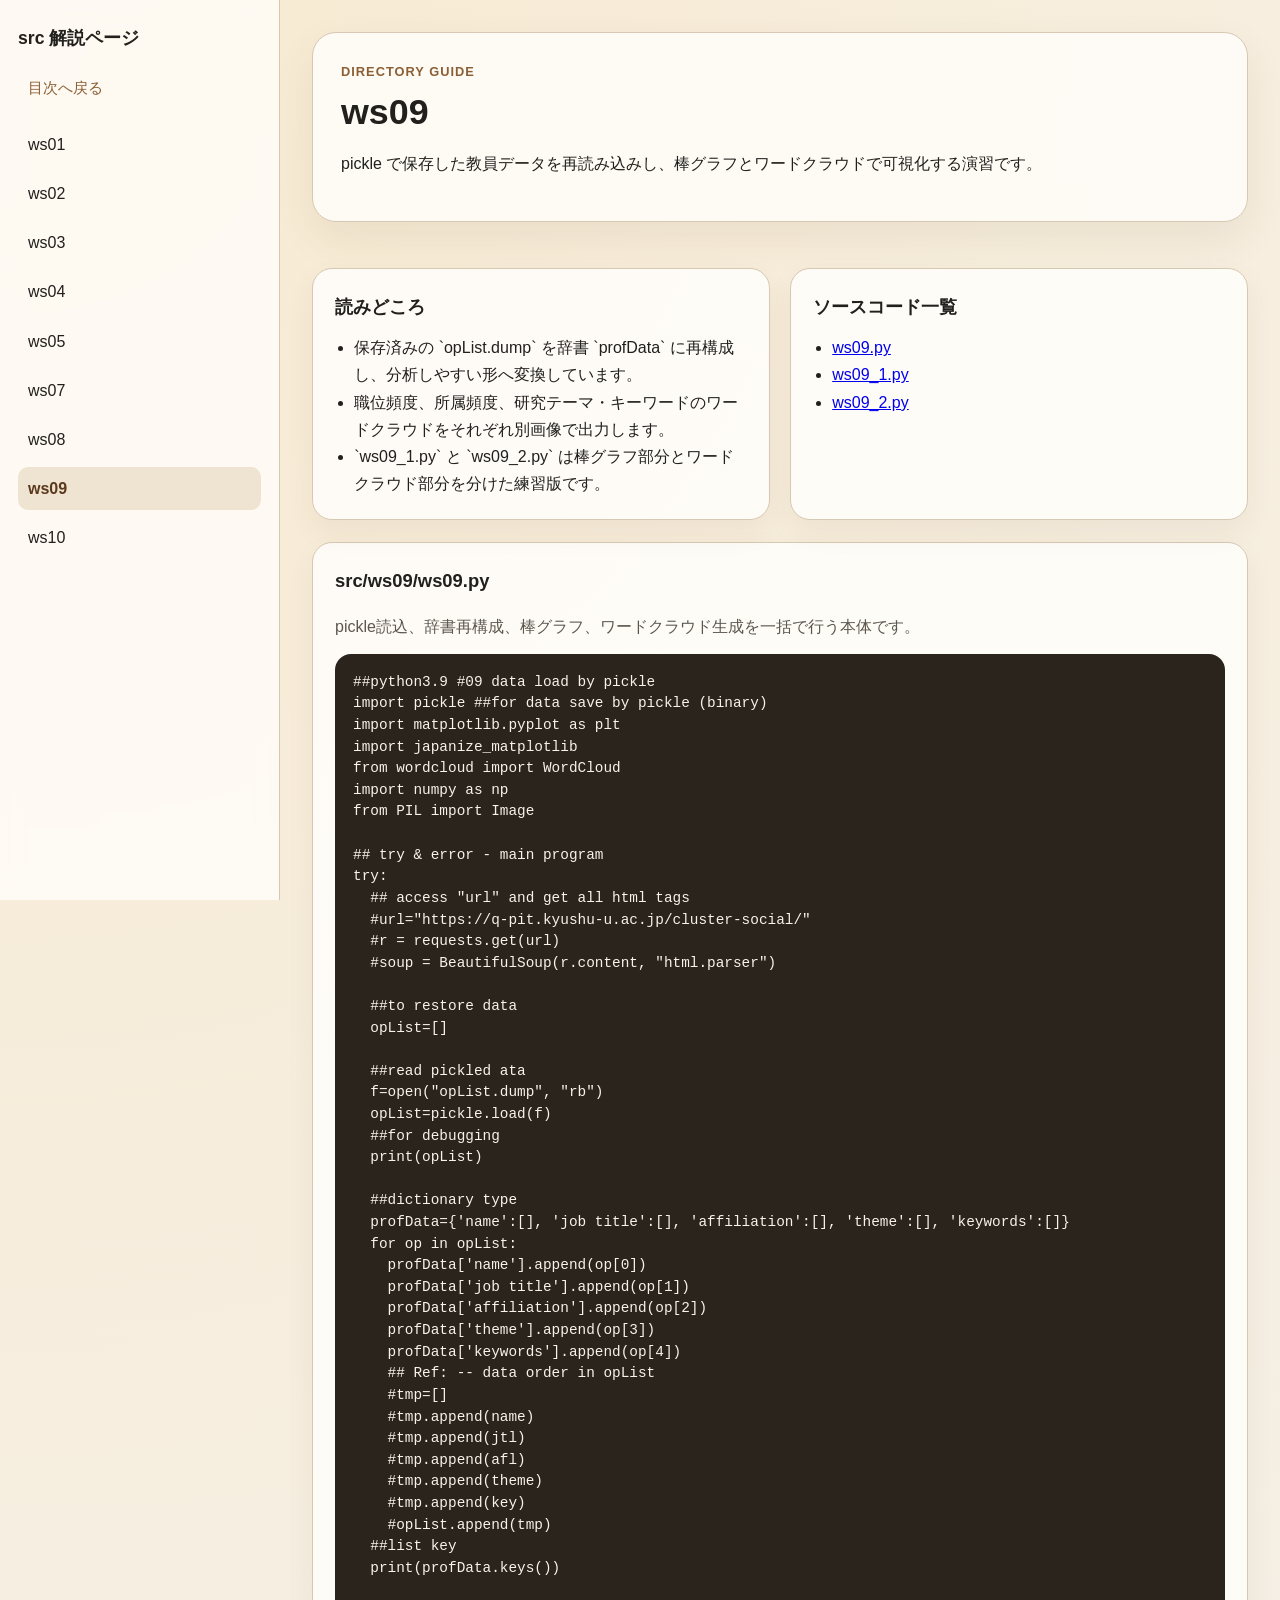
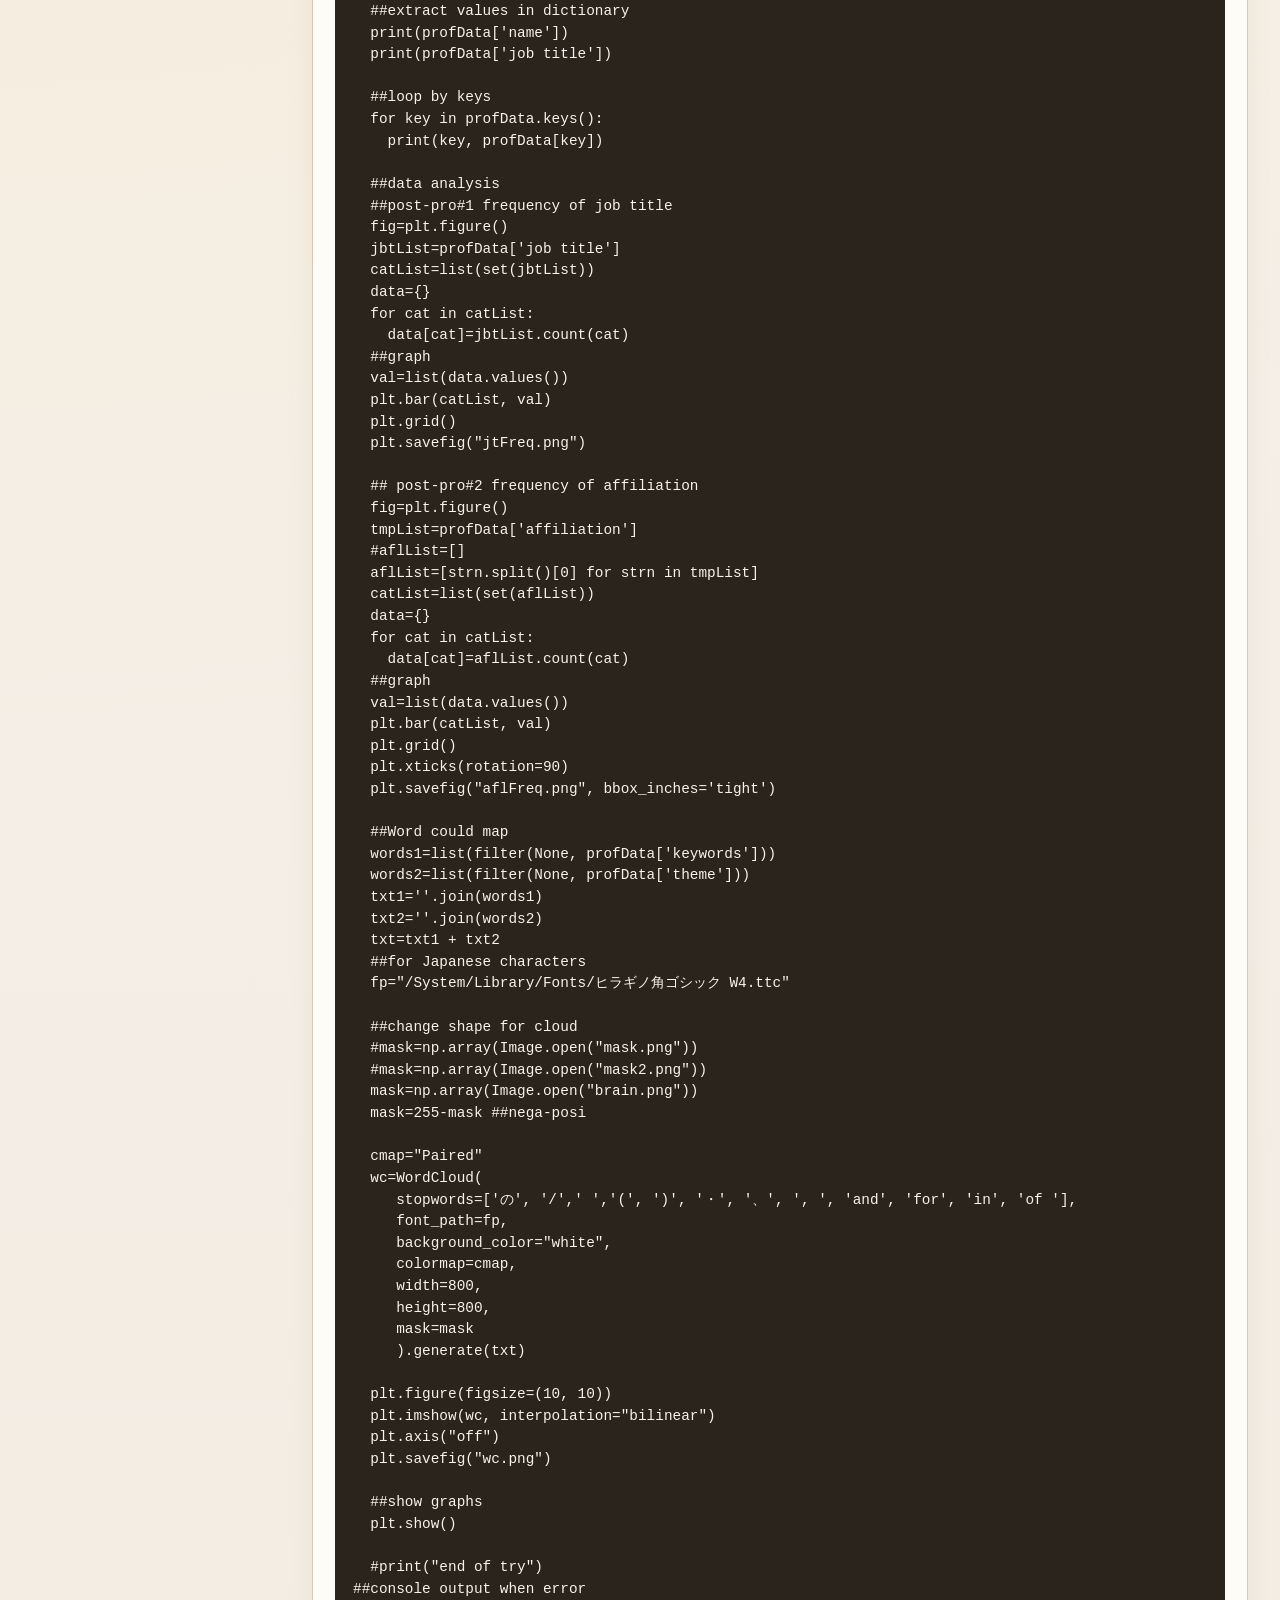
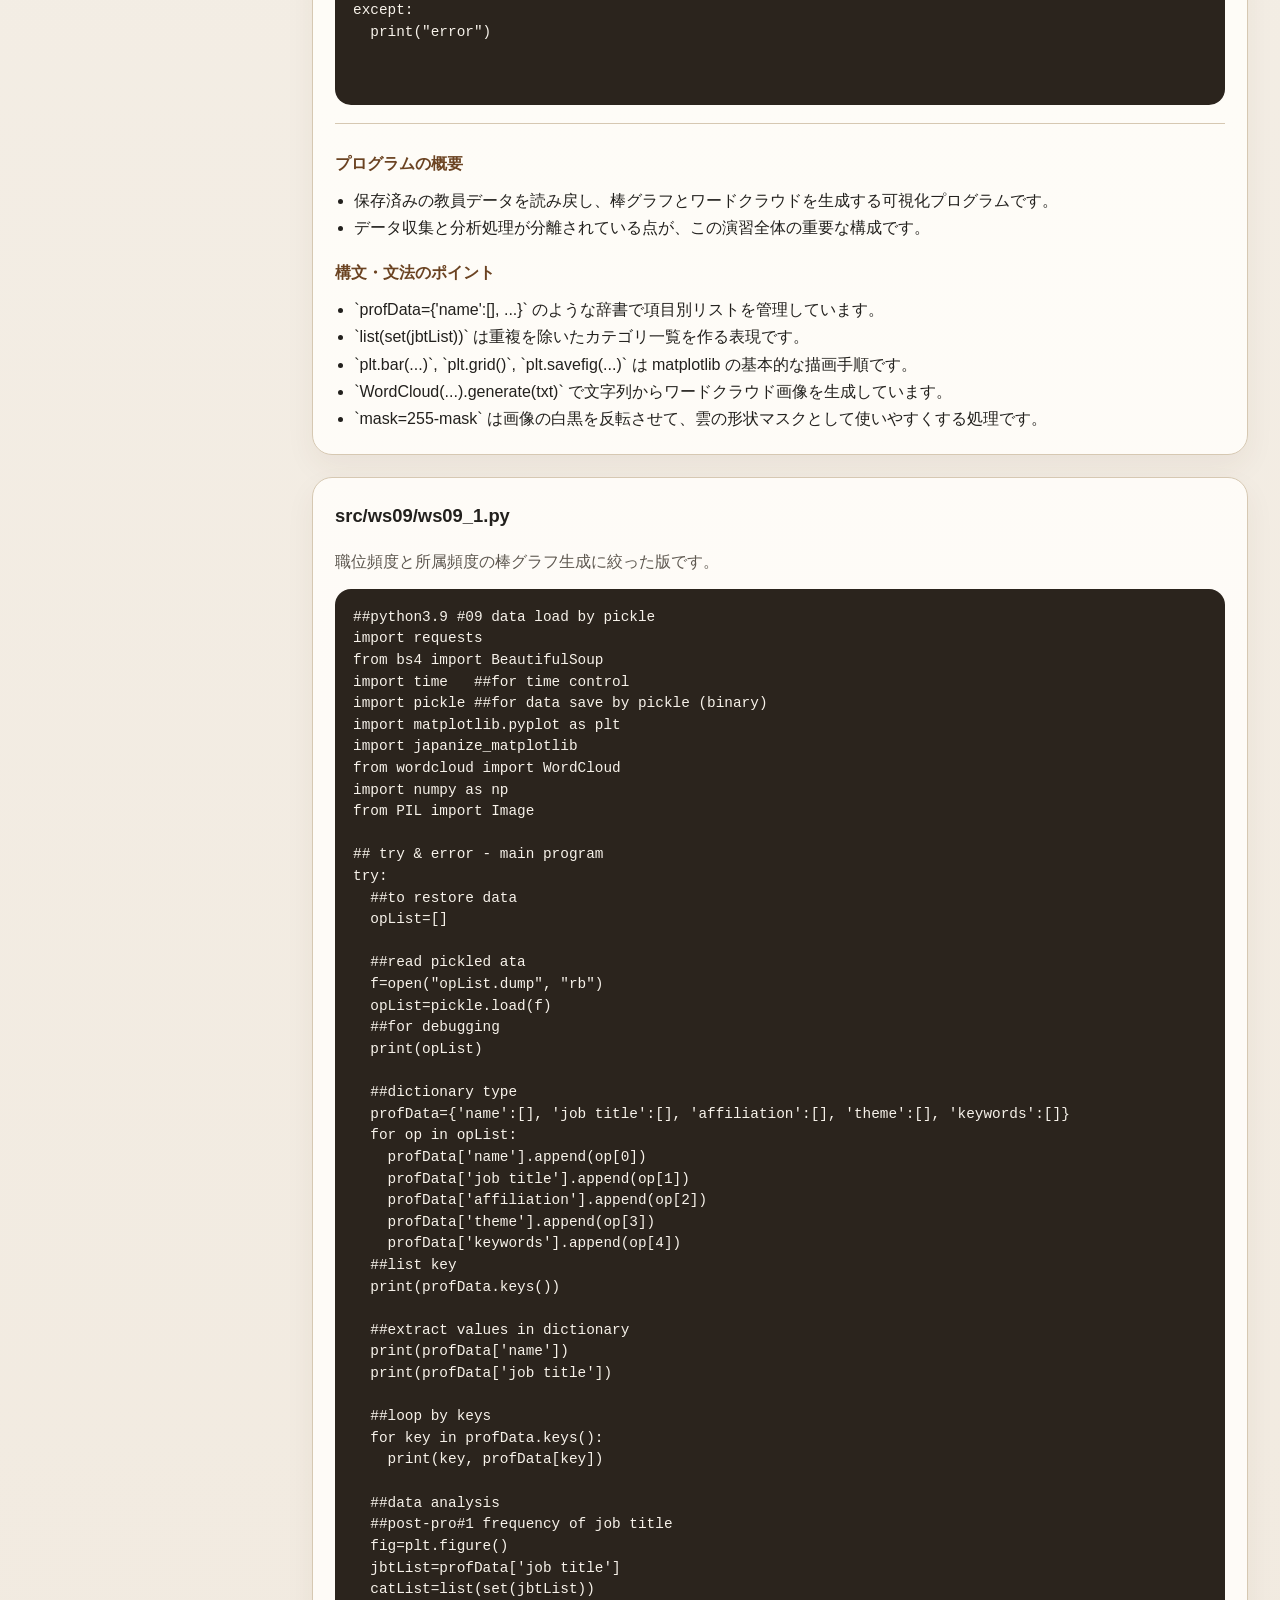
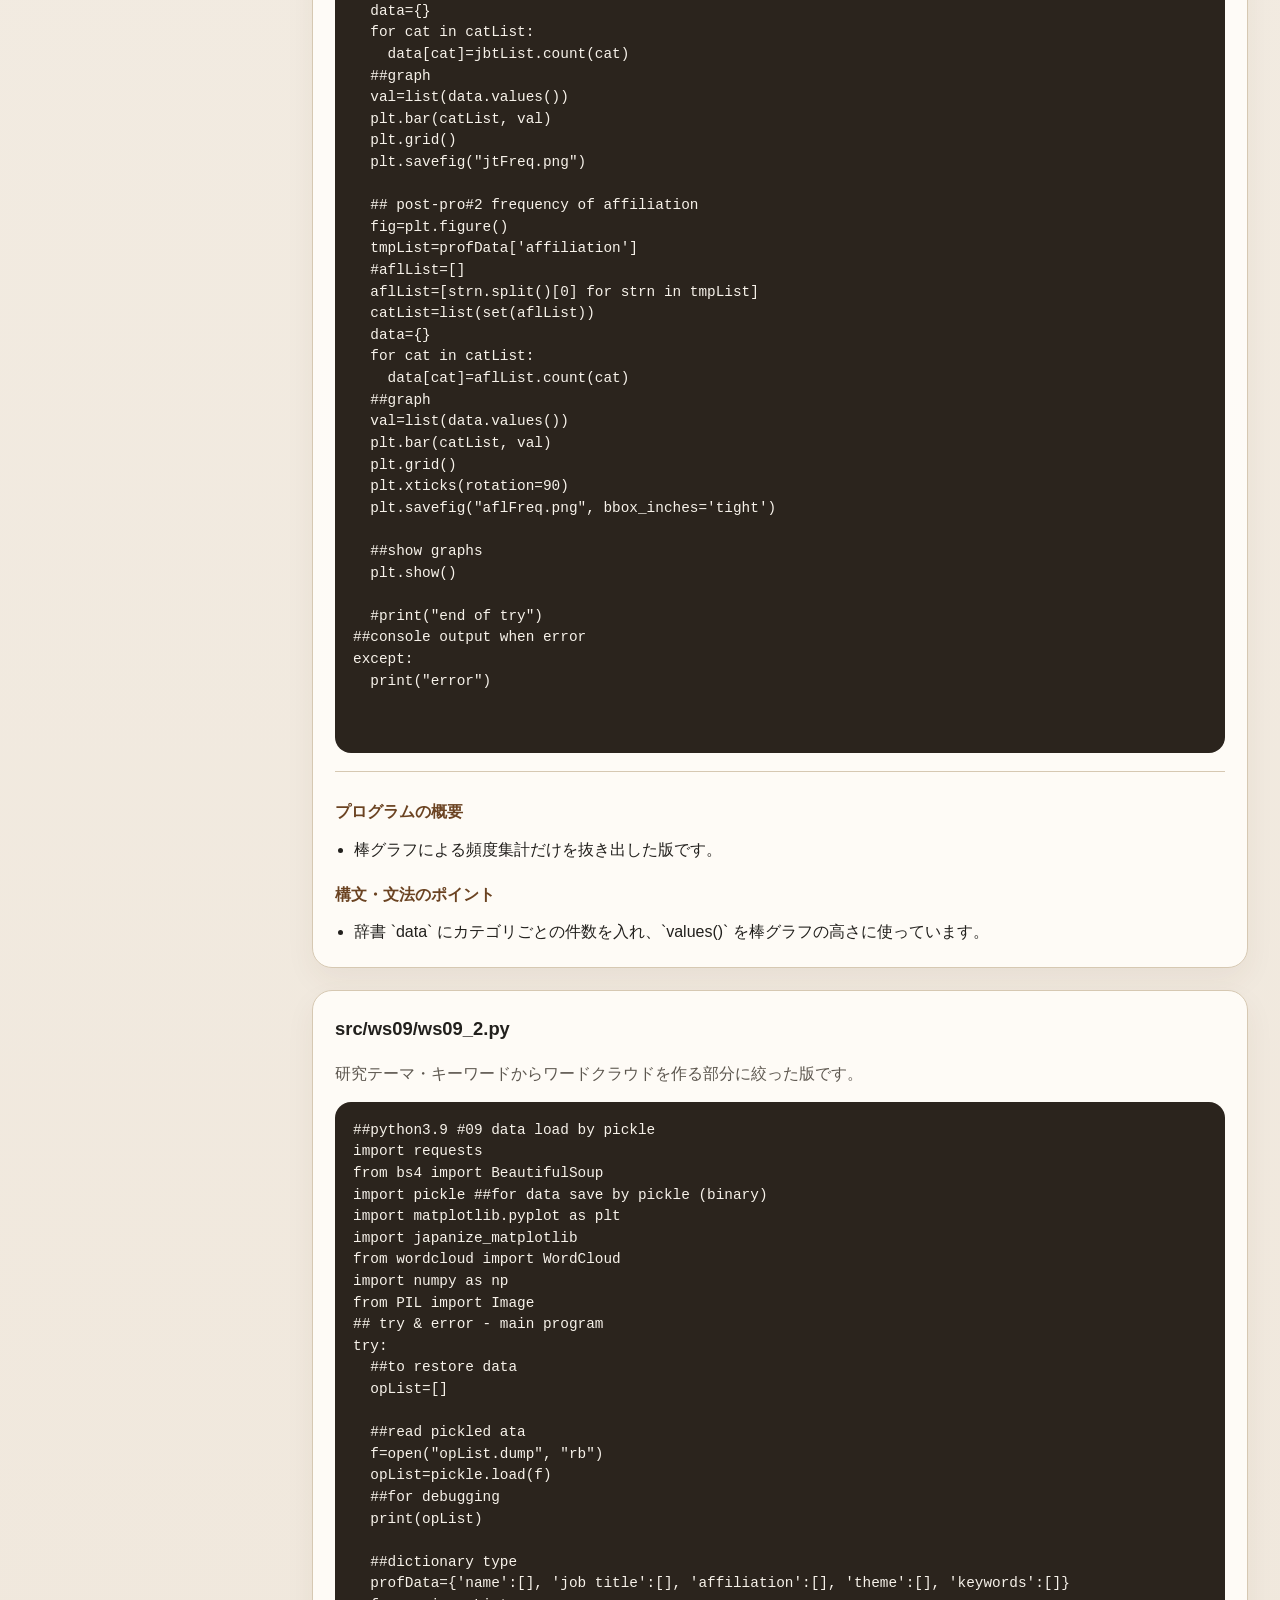
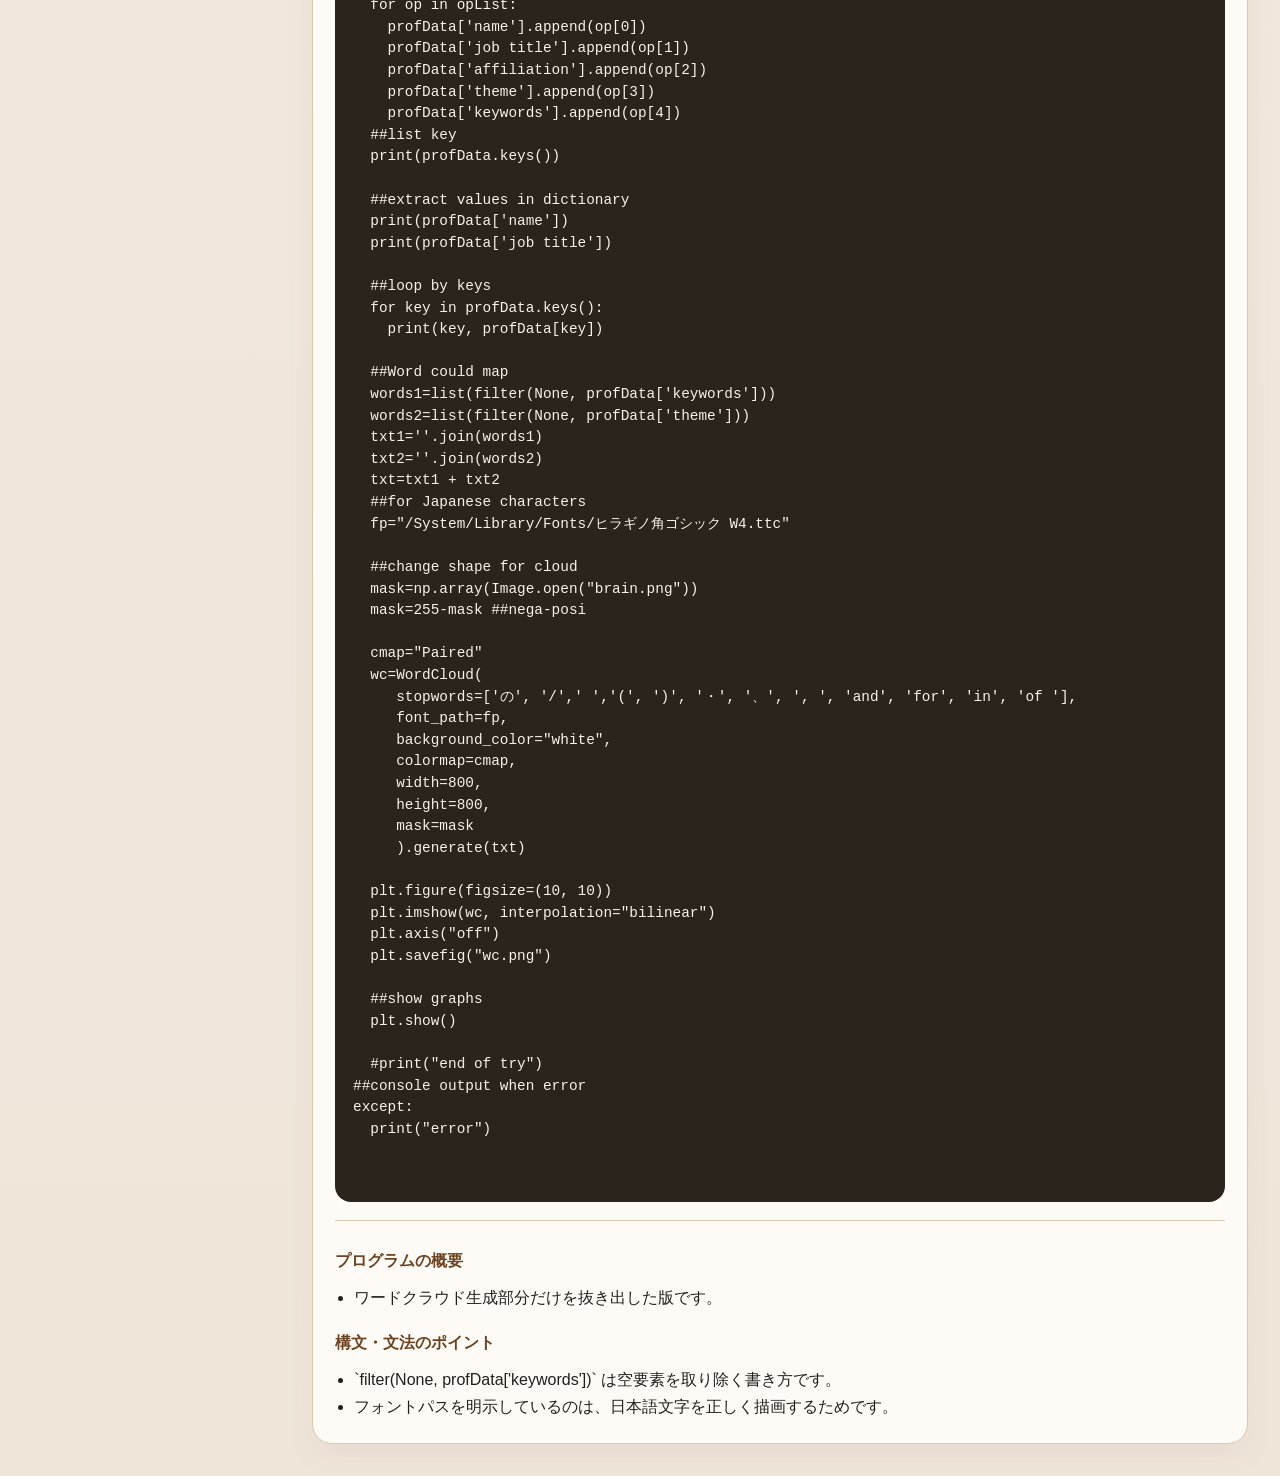
<file: doc_src_ws09.html>
<!DOCTYPE html>
<html lang="ja">
<head>
  <meta charset="utf-8">
  <meta name="viewport" content="width=device-width, initial-scale=1">
  <title>ws09 の解説</title>
  <style>
    :root {
      --bg: #f4f1ea;
      --paper: #fffdf9;
      --ink: #22201d;
      --sub: #5d574f;
      --line: #d6c8b2;
      --accent: #8b5e34;
      --accent-soft: #efe3d2;
      --code: #2b241d;
    }
    * { box-sizing: border-box; }
    body {
      margin: 0;
      font-family: "Hiragino Sans", "Yu Gothic", sans-serif;
      color: var(--ink);
      background:
        radial-gradient(circle at top left, #f8ead1 0, transparent 30%),
        linear-gradient(180deg, #f6f2eb 0%, #efe6da 100%);
      line-height: 1.7;
    }
    .layout {
      display: grid;
      grid-template-columns: 280px minmax(0, 1fr);
      min-height: 100vh;
    }
    nav {
      padding: 24px 18px;
      border-right: 1px solid var(--line);
      background: rgba(255, 253, 249, 0.82);
      backdrop-filter: blur(10px);
      position: sticky;
      top: 0;
      height: 100vh;
      overflow: auto;
    }
    nav h1 {
      margin: 0 0 14px;
      font-size: 1.1rem;
    }
    nav p {
      margin: 0 0 14px;
      color: var(--sub);
      font-size: 0.92rem;
    }
    nav a {
      display: block;
      padding: 8px 10px;
      margin-bottom: 6px;
      border-radius: 10px;
      color: var(--ink);
      text-decoration: none;
      background: transparent;
    }
    nav a.current {
      background: var(--accent-soft);
      color: #5a391c;
      font-weight: 700;
    }
    nav a:hover {
      background: #f1e7d9;
    }
    main {
      padding: 32px;
    }
    .hero {
      background: rgba(255, 253, 249, 0.9);
      border: 1px solid var(--line);
      border-radius: 24px;
      padding: 28px;
      box-shadow: 0 16px 40px rgba(82, 59, 29, 0.08);
    }
    .eyebrow {
      margin: 0 0 8px;
      color: var(--accent);
      font-weight: 700;
      letter-spacing: 0.08em;
      text-transform: uppercase;
      font-size: 0.8rem;
    }
    h2 {
      margin: 0 0 12px;
      font-size: clamp(1.8rem, 2.8vw, 2.6rem);
      line-height: 1.2;
    }
    .grid {
      display: grid;
      grid-template-columns: repeat(2, minmax(0, 1fr));
      gap: 20px;
      margin-top: 24px;
    }
    .card, .file-block {
      background: rgba(255, 253, 249, 0.92);
      border: 1px solid var(--line);
      border-radius: 20px;
      padding: 22px;
      margin-top: 22px;
      box-shadow: 0 12px 30px rgba(82, 59, 29, 0.06);
    }
    .card h3, .file-block h3 {
      margin-top: 0;
      margin-bottom: 12px;
      font-size: 1.15rem;
    }
    .file-block h4 {
      margin: 18px 0 10px;
      font-size: 1rem;
      color: #6b4322;
    }
    ul {
      margin: 0;
      padding-left: 1.2rem;
    }
    .note {
      color: var(--sub);
      margin-bottom: 14px;
    }
    pre {
      margin: 0;
      padding: 18px;
      overflow: auto;
      border-radius: 16px;
      background: var(--code);
      color: #f7f2ea;
      font-size: 0.9rem;
      line-height: 1.5;
    }
    code {
      font-family: "SFMono-Regular", Consolas, monospace;
    }
    .explain {
      margin-top: 18px;
      padding-top: 8px;
      border-top: 1px solid var(--line);
    }
    a.inline {
      color: var(--accent);
    }
    @media (max-width: 960px) {
      .layout {
        grid-template-columns: 1fr;
      }
      nav {
        position: static;
        height: auto;
        border-right: 0;
        border-bottom: 1px solid var(--line);
      }
      main {
        padding: 20px;
      }
      .grid {
        grid-template-columns: 1fr;
      }
    }
  </style>
</head>
<body>
  <div class="layout">
    <nav>
      <h1>src 解説ページ</h1>
      <p><a class="inline" href="index.html">目次へ戻る</a></p>
      <a class="" href="doc_src_ws01.html">ws01</a>
<a class="" href="doc_src_ws02.html">ws02</a>
<a class="" href="doc_src_ws03.html">ws03</a>
<a class="" href="doc_src_ws04.html">ws04</a>
<a class="" href="doc_src_ws05.html">ws05</a>
<a class="" href="doc_src_ws07.html">ws07</a>
<a class="" href="doc_src_ws08.html">ws08</a>
<a class="current" href="doc_src_ws09.html">ws09</a>
<a class="" href="doc_src_ws10.html">ws10</a>
    </nav>
    <main>
      <section class="hero">
        <p class="eyebrow">Directory Guide</p>
        <h2>ws09</h2>
        <p>pickle で保存した教員データを再読み込みし、棒グラフとワードクラウドで可視化する演習です。</p>
      </section>

      <div class="grid">
        <section class="card">
          <h3>読みどころ</h3>
          <ul><li>保存済みの `opList.dump` を辞書 `profData` に再構成し、分析しやすい形へ変換しています。</li>
<li>職位頻度、所属頻度、研究テーマ・キーワードのワードクラウドをそれぞれ別画像で出力します。</li>
<li>`ws09_1.py` と `ws09_2.py` は棒グラフ部分とワードクラウド部分を分けた練習版です。</li></ul>
        </section>
        <section class="card">
          <h3>ソースコード一覧</h3>
          <ul><li><a href="src/ws09/ws09.py" download>ws09.py</a></li>
<li><a href="src/ws09/ws09_1.py" download>ws09_1.py</a></li>
<li><a href="src/ws09/ws09_2.py" download>ws09_2.py</a></li></ul>
        </section>
      </div>
      
      
    <section class="file-block">
      <h3>src/ws09/ws09.py</h3>
      <p class="note">pickle読込、辞書再構成、棒グラフ、ワードクラウド生成を一括で行う本体です。</p>
      <pre><code>##python3.9 #09 data load by pickle
import pickle ##for data save by pickle (binary)
import matplotlib.pyplot as plt
import japanize_matplotlib
from wordcloud import WordCloud
import numpy as np
from PIL import Image

## try &amp; error - main program
try:
  ## access &quot;url&quot; and get all html tags 
  #url=&quot;https://q-pit.kyushu-u.ac.jp/cluster-social/&quot;
  #r = requests.get(url)
  #soup = BeautifulSoup(r.content, &quot;html.parser&quot;)
  
  ##to restore data 
  opList=[]

  ##read pickled ata
  f=open(&quot;opList.dump&quot;, &quot;rb&quot;)
  opList=pickle.load(f)
  ##for debugging
  print(opList)
  
  ##dictionary type
  profData={&#x27;name&#x27;:[], &#x27;job title&#x27;:[], &#x27;affiliation&#x27;:[], &#x27;theme&#x27;:[], &#x27;keywords&#x27;:[]}
  for op in opList: 
    profData[&#x27;name&#x27;].append(op[0])
    profData[&#x27;job title&#x27;].append(op[1])
    profData[&#x27;affiliation&#x27;].append(op[2])
    profData[&#x27;theme&#x27;].append(op[3])
    profData[&#x27;keywords&#x27;].append(op[4])
    ## Ref: -- data order in opList
    #tmp=[]
    #tmp.append(name)   
    #tmp.append(jtl)   
    #tmp.append(afl)   
    #tmp.append(theme)   
    #tmp.append(key)   
    #opList.append(tmp)
  ##list key
  print(profData.keys()) 

  ##extract values in dictionary
  print(profData[&#x27;name&#x27;])
  print(profData[&#x27;job title&#x27;])

  ##loop by keys
  for key in profData.keys():
    print(key, profData[key])
    
  ##data analysis
  ##post-pro#1 frequency of job title
  fig=plt.figure()
  jbtList=profData[&#x27;job title&#x27;]
  catList=list(set(jbtList))
  data={}
  for cat in catList:
    data[cat]=jbtList.count(cat) 
  ##graph
  val=list(data.values())
  plt.bar(catList, val)
  plt.grid()
  plt.savefig(&quot;jtFreq.png&quot;)

  ## post-pro#2 frequency of affiliation 
  fig=plt.figure()
  tmpList=profData[&#x27;affiliation&#x27;]
  #aflList=[]
  aflList=[strn.split()[0] for strn in tmpList]
  catList=list(set(aflList))
  data={}
  for cat in catList:
    data[cat]=aflList.count(cat) 
  ##graph
  val=list(data.values())
  plt.bar(catList, val)
  plt.grid()
  plt.xticks(rotation=90)
  plt.savefig(&quot;aflFreq.png&quot;, bbox_inches=&#x27;tight&#x27;)

  ##Word could map
  words1=list(filter(None, profData[&#x27;keywords&#x27;]))
  words2=list(filter(None, profData[&#x27;theme&#x27;]))
  txt1=&#x27;&#x27;.join(words1)
  txt2=&#x27;&#x27;.join(words2)
  txt=txt1 + txt2
  ##for Japanese characters
  fp=&quot;/System/Library/Fonts/ヒラギノ角ゴシック W4.ttc&quot;
  
  ##change shape for cloud
  #mask=np.array(Image.open(&quot;mask.png&quot;))
  #mask=np.array(Image.open(&quot;mask2.png&quot;))
  mask=np.array(Image.open(&quot;brain.png&quot;))
  mask=255-mask ##nega-posi

  cmap=&quot;Paired&quot;
  wc=WordCloud(
     stopwords=[&#x27;の&#x27;, &#x27;/&#x27;,&#x27; &#x27;,&#x27;(&#x27;, &#x27;)&#x27;, &#x27;・&#x27;, &#x27;、&#x27;, &#x27;, &#x27;, &#x27;and&#x27;, &#x27;for&#x27;, &#x27;in&#x27;, &#x27;of &#x27;], 
     font_path=fp,
     background_color=&quot;white&quot;,
     colormap=cmap,
     width=800,
     height=800,
     mask=mask
     ).generate(txt)

  plt.figure(figsize=(10, 10))
  plt.imshow(wc, interpolation=&quot;bilinear&quot;)
  plt.axis(&quot;off&quot;)
  plt.savefig(&quot;wc.png&quot;)

  ##show graphs
  plt.show() 
 
  #print(&quot;end of try&quot;)
##console output when error
except:
  print(&quot;error&quot;)


</code></pre>
      <div class="explain">
        <h4>プログラムの概要</h4>
        <ul><li>保存済みの教員データを読み戻し、棒グラフとワードクラウドを生成する可視化プログラムです。</li><li>データ収集と分析処理が分離されている点が、この演習全体の重要な構成です。</li></ul>
        <h4>構文・文法のポイント</h4>
        <ul><li>`profData={&#x27;name&#x27;:[], ...}` のような辞書で項目別リストを管理しています。</li><li>`list(set(jbtList))` は重複を除いたカテゴリ一覧を作る表現です。</li><li>`plt.bar(...)`, `plt.grid()`, `plt.savefig(...)` は matplotlib の基本的な描画手順です。</li><li>`WordCloud(...).generate(txt)` で文字列からワードクラウド画像を生成しています。</li><li>`mask=255-mask` は画像の白黒を反転させて、雲の形状マスクとして使いやすくする処理です。</li></ul>
      </div>
    </section>
    

    <section class="file-block">
      <h3>src/ws09/ws09_1.py</h3>
      <p class="note">職位頻度と所属頻度の棒グラフ生成に絞った版です。</p>
      <pre><code>##python3.9 #09 data load by pickle
import requests
from bs4 import BeautifulSoup   
import time   ##for time control
import pickle ##for data save by pickle (binary)
import matplotlib.pyplot as plt
import japanize_matplotlib
from wordcloud import WordCloud
import numpy as np
from PIL import Image

## try &amp; error - main program
try:
  ##to restore data 
  opList=[]

  ##read pickled ata
  f=open(&quot;opList.dump&quot;, &quot;rb&quot;)
  opList=pickle.load(f)
  ##for debugging
  print(opList)
  
  ##dictionary type
  profData={&#x27;name&#x27;:[], &#x27;job title&#x27;:[], &#x27;affiliation&#x27;:[], &#x27;theme&#x27;:[], &#x27;keywords&#x27;:[]}
  for op in opList: 
    profData[&#x27;name&#x27;].append(op[0])
    profData[&#x27;job title&#x27;].append(op[1])
    profData[&#x27;affiliation&#x27;].append(op[2])
    profData[&#x27;theme&#x27;].append(op[3])
    profData[&#x27;keywords&#x27;].append(op[4])
  ##list key
  print(profData.keys()) 

  ##extract values in dictionary
  print(profData[&#x27;name&#x27;])
  print(profData[&#x27;job title&#x27;])

  ##loop by keys
  for key in profData.keys():
    print(key, profData[key])
    
  ##data analysis
  ##post-pro#1 frequency of job title
  fig=plt.figure()
  jbtList=profData[&#x27;job title&#x27;]
  catList=list(set(jbtList))
  data={}
  for cat in catList:
    data[cat]=jbtList.count(cat) 
  ##graph
  val=list(data.values())
  plt.bar(catList, val)
  plt.grid()
  plt.savefig(&quot;jtFreq.png&quot;)

  ## post-pro#2 frequency of affiliation 
  fig=plt.figure()
  tmpList=profData[&#x27;affiliation&#x27;]
  #aflList=[]
  aflList=[strn.split()[0] for strn in tmpList]
  catList=list(set(aflList))
  data={}
  for cat in catList:
    data[cat]=aflList.count(cat) 
  ##graph
  val=list(data.values())
  plt.bar(catList, val)
  plt.grid()
  plt.xticks(rotation=90)
  plt.savefig(&quot;aflFreq.png&quot;, bbox_inches=&#x27;tight&#x27;)

  ##show graphs
  plt.show() 
 
  #print(&quot;end of try&quot;)
##console output when error
except:
  print(&quot;error&quot;)


</code></pre>
      <div class="explain">
        <h4>プログラムの概要</h4>
        <ul><li>棒グラフによる頻度集計だけを抜き出した版です。</li></ul>
        <h4>構文・文法のポイント</h4>
        <ul><li>辞書 `data` にカテゴリごとの件数を入れ、`values()` を棒グラフの高さに使っています。</li></ul>
      </div>
    </section>
    

    <section class="file-block">
      <h3>src/ws09/ws09_2.py</h3>
      <p class="note">研究テーマ・キーワードからワードクラウドを作る部分に絞った版です。</p>
      <pre><code>##python3.9 #09 data load by pickle
import requests
from bs4 import BeautifulSoup   
import pickle ##for data save by pickle (binary)
import matplotlib.pyplot as plt
import japanize_matplotlib
from wordcloud import WordCloud
import numpy as np
from PIL import Image
## try &amp; error - main program
try:
  ##to restore data 
  opList=[]

  ##read pickled ata
  f=open(&quot;opList.dump&quot;, &quot;rb&quot;)
  opList=pickle.load(f)
  ##for debugging
  print(opList)
  
  ##dictionary type
  profData={&#x27;name&#x27;:[], &#x27;job title&#x27;:[], &#x27;affiliation&#x27;:[], &#x27;theme&#x27;:[], &#x27;keywords&#x27;:[]}
  for op in opList: 
    profData[&#x27;name&#x27;].append(op[0])
    profData[&#x27;job title&#x27;].append(op[1])
    profData[&#x27;affiliation&#x27;].append(op[2])
    profData[&#x27;theme&#x27;].append(op[3])
    profData[&#x27;keywords&#x27;].append(op[4])
  ##list key
  print(profData.keys()) 

  ##extract values in dictionary
  print(profData[&#x27;name&#x27;])
  print(profData[&#x27;job title&#x27;])

  ##loop by keys
  for key in profData.keys():
    print(key, profData[key])
    
  ##Word could map
  words1=list(filter(None, profData[&#x27;keywords&#x27;]))
  words2=list(filter(None, profData[&#x27;theme&#x27;]))
  txt1=&#x27;&#x27;.join(words1)
  txt2=&#x27;&#x27;.join(words2)
  txt=txt1 + txt2
  ##for Japanese characters
  fp=&quot;/System/Library/Fonts/ヒラギノ角ゴシック W4.ttc&quot;
  
  ##change shape for cloud
  mask=np.array(Image.open(&quot;brain.png&quot;))
  mask=255-mask ##nega-posi

  cmap=&quot;Paired&quot;
  wc=WordCloud(
     stopwords=[&#x27;の&#x27;, &#x27;/&#x27;,&#x27; &#x27;,&#x27;(&#x27;, &#x27;)&#x27;, &#x27;・&#x27;, &#x27;、&#x27;, &#x27;, &#x27;, &#x27;and&#x27;, &#x27;for&#x27;, &#x27;in&#x27;, &#x27;of &#x27;], 
     font_path=fp,
     background_color=&quot;white&quot;,
     colormap=cmap,
     width=800,
     height=800,
     mask=mask
     ).generate(txt)

  plt.figure(figsize=(10, 10))
  plt.imshow(wc, interpolation=&quot;bilinear&quot;)
  plt.axis(&quot;off&quot;)
  plt.savefig(&quot;wc.png&quot;)

  ##show graphs
  plt.show() 
 
  #print(&quot;end of try&quot;)
##console output when error
except:
  print(&quot;error&quot;)


</code></pre>
      <div class="explain">
        <h4>プログラムの概要</h4>
        <ul><li>ワードクラウド生成部分だけを抜き出した版です。</li></ul>
        <h4>構文・文法のポイント</h4>
        <ul><li>`filter(None, profData[&#x27;keywords&#x27;])` は空要素を取り除く書き方です。</li><li>フォントパスを明示しているのは、日本語文字を正しく描画するためです。</li></ul>
      </div>
    </section>
    
    </main>
  </div>
</body>
</html>
</file>
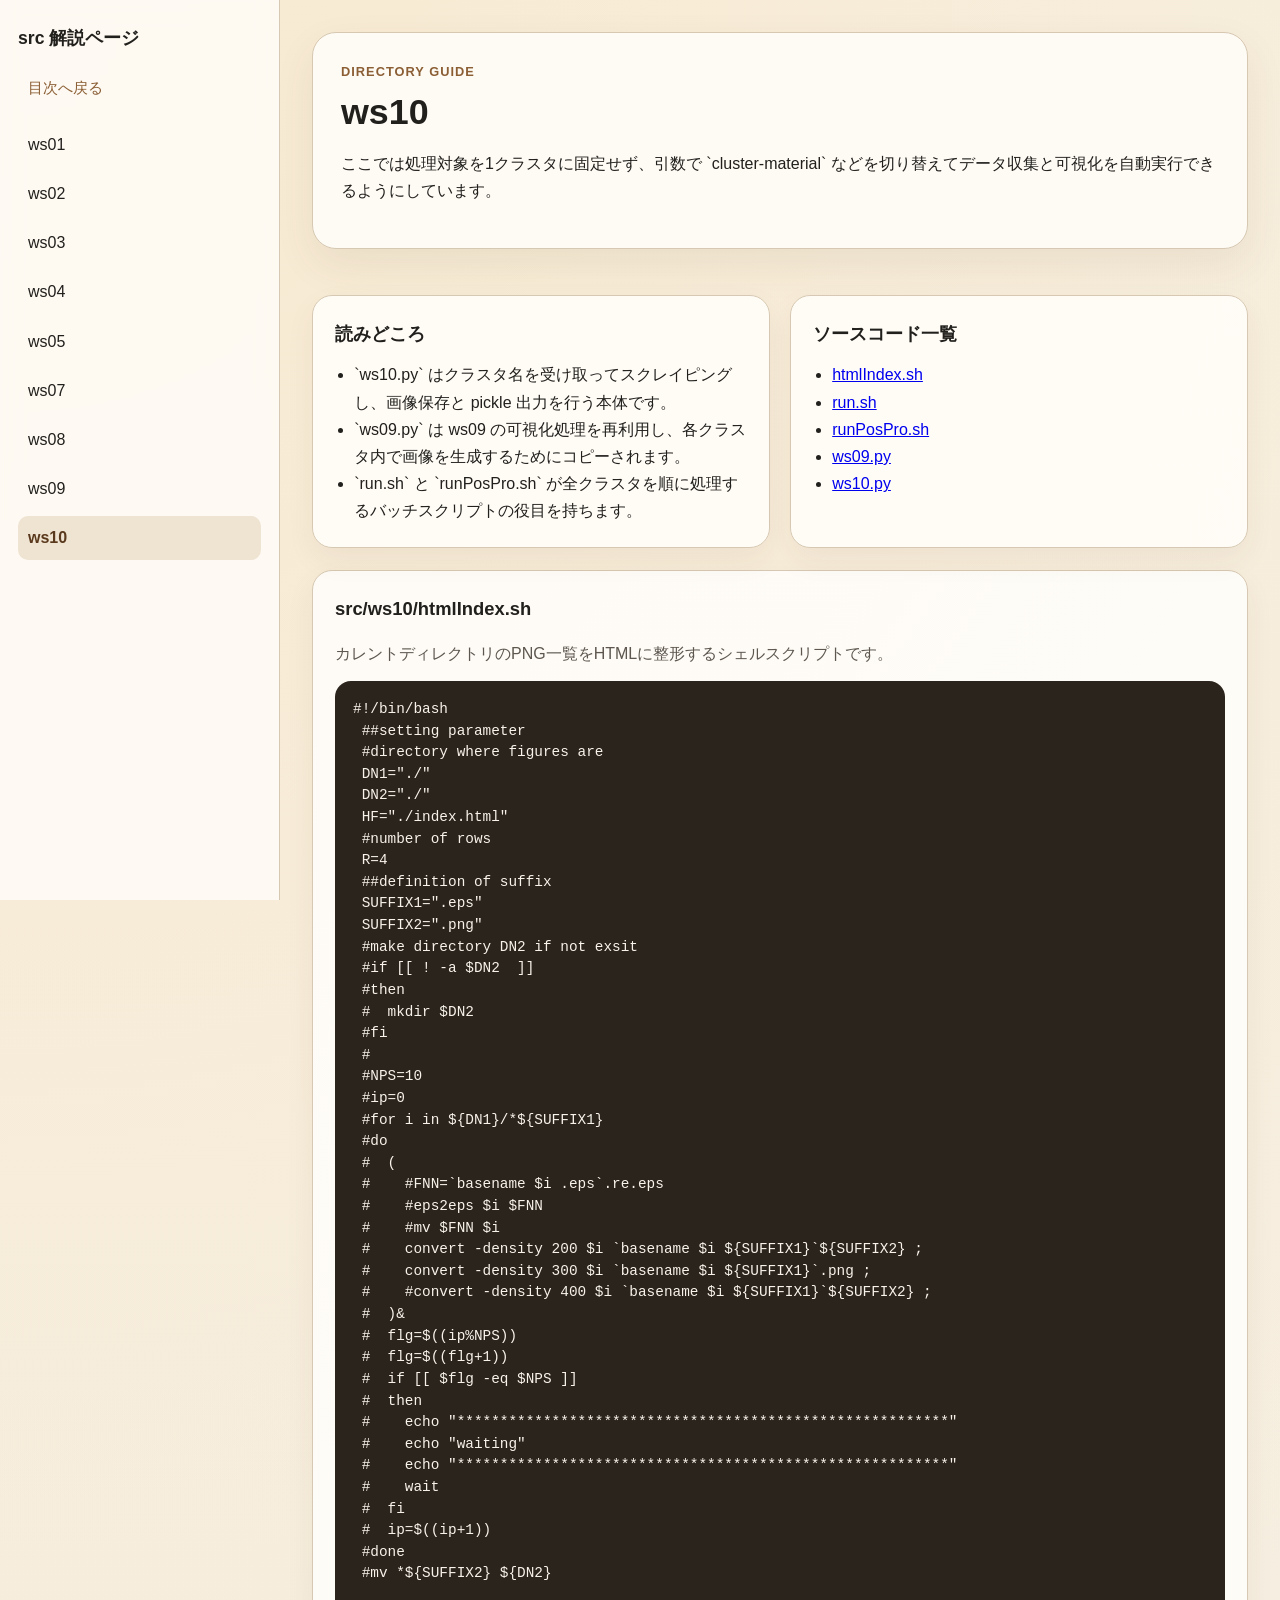
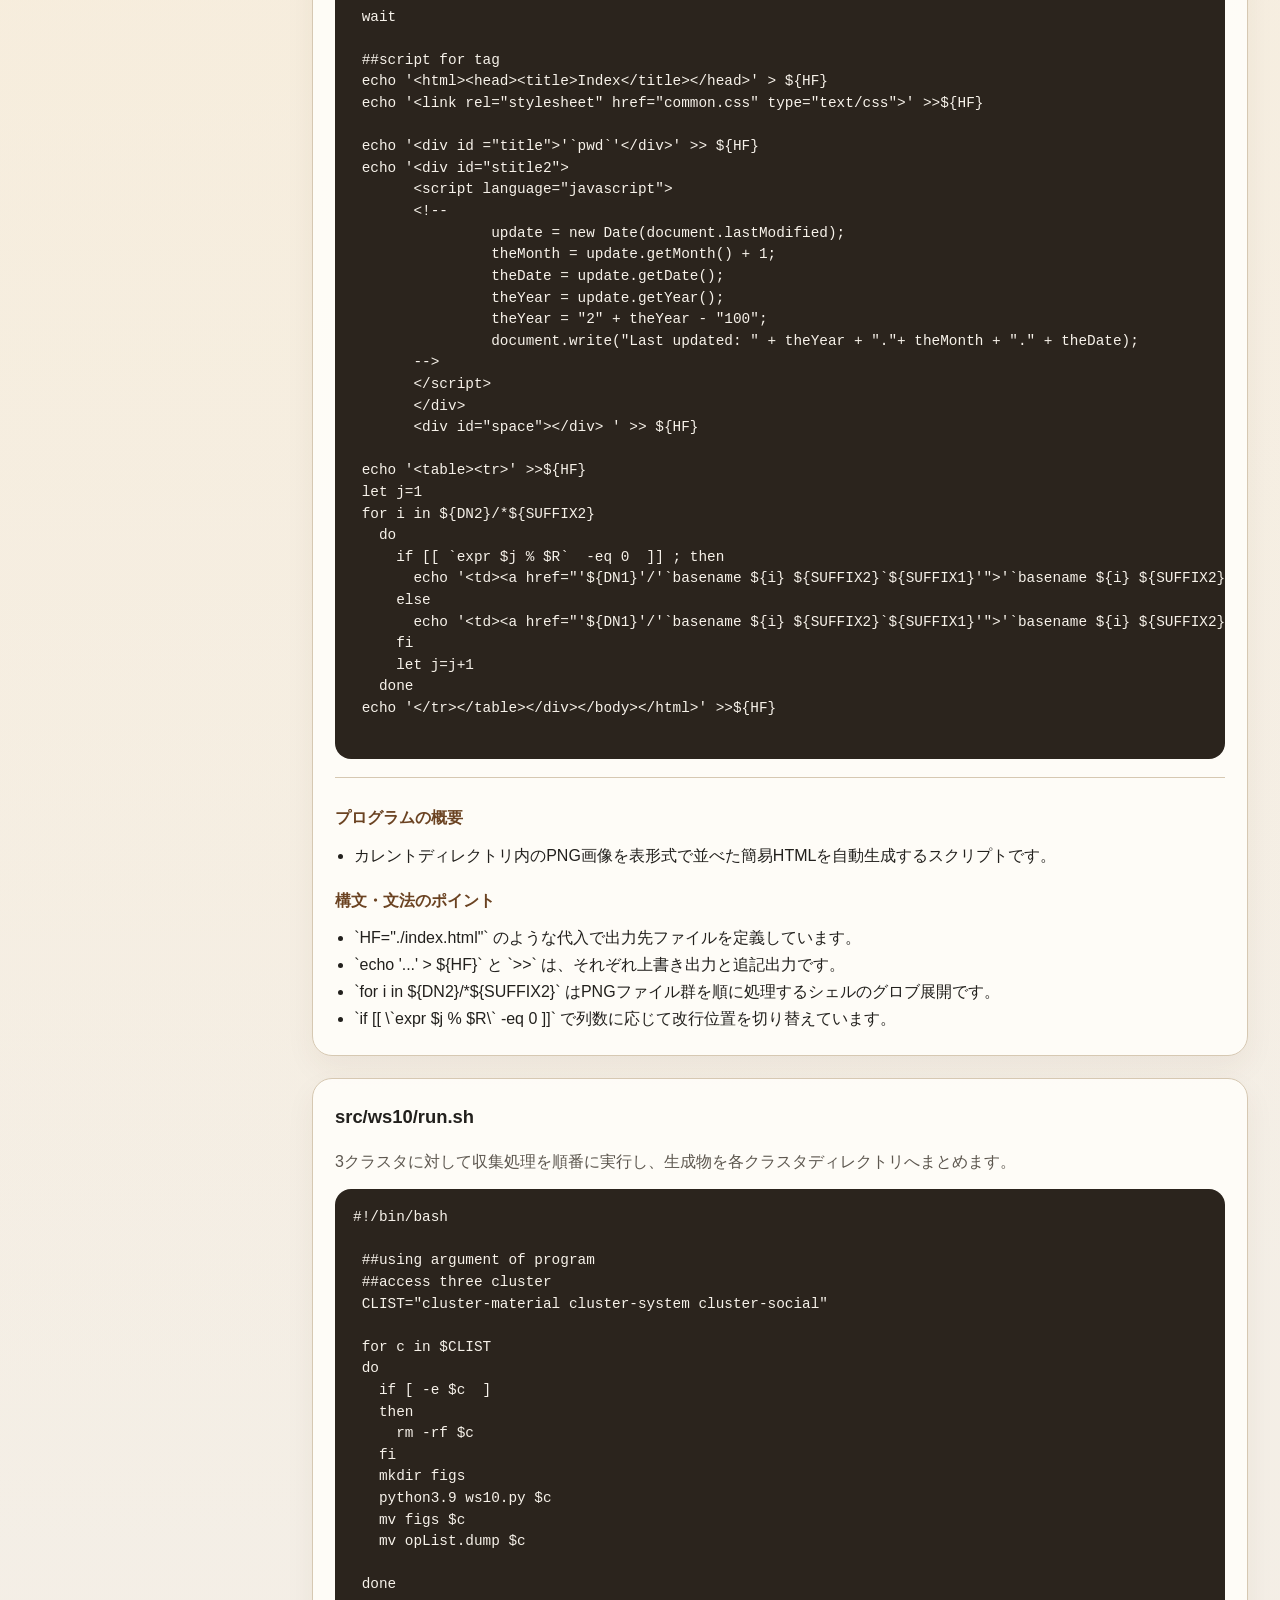
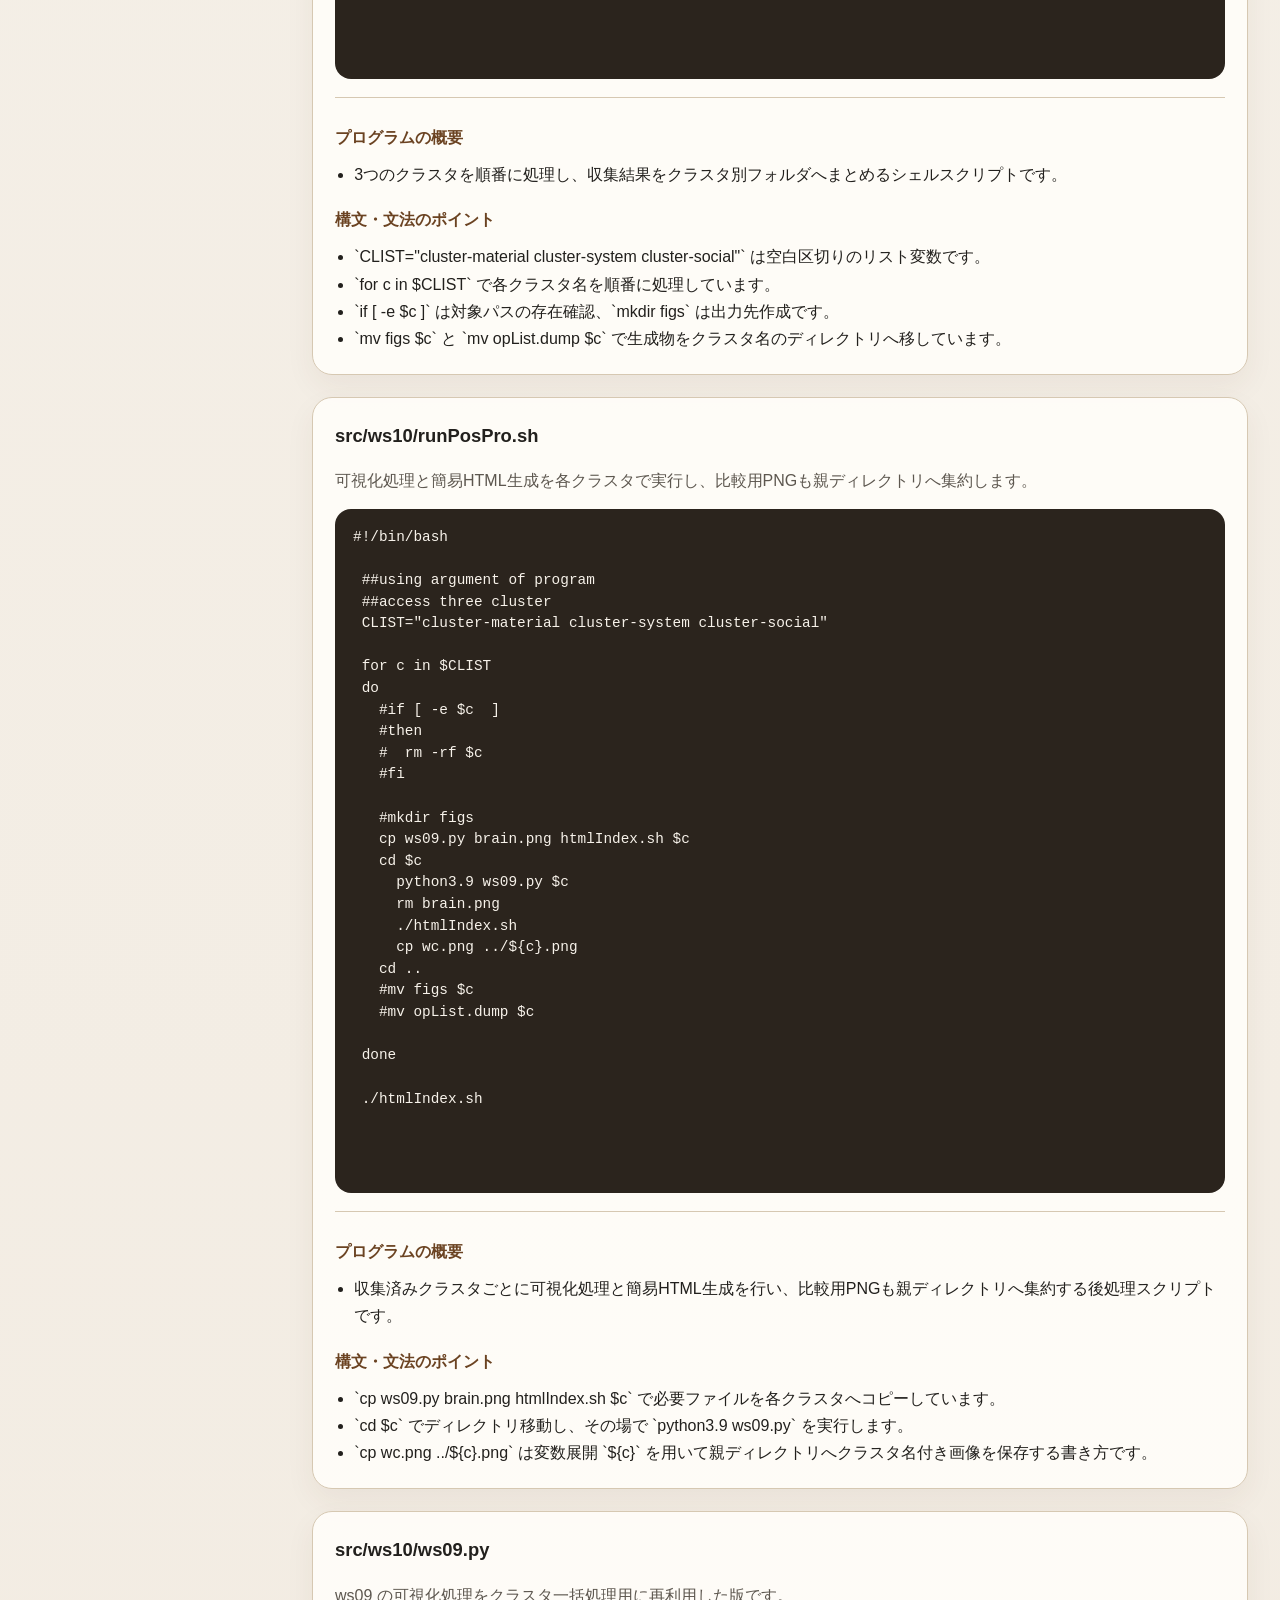
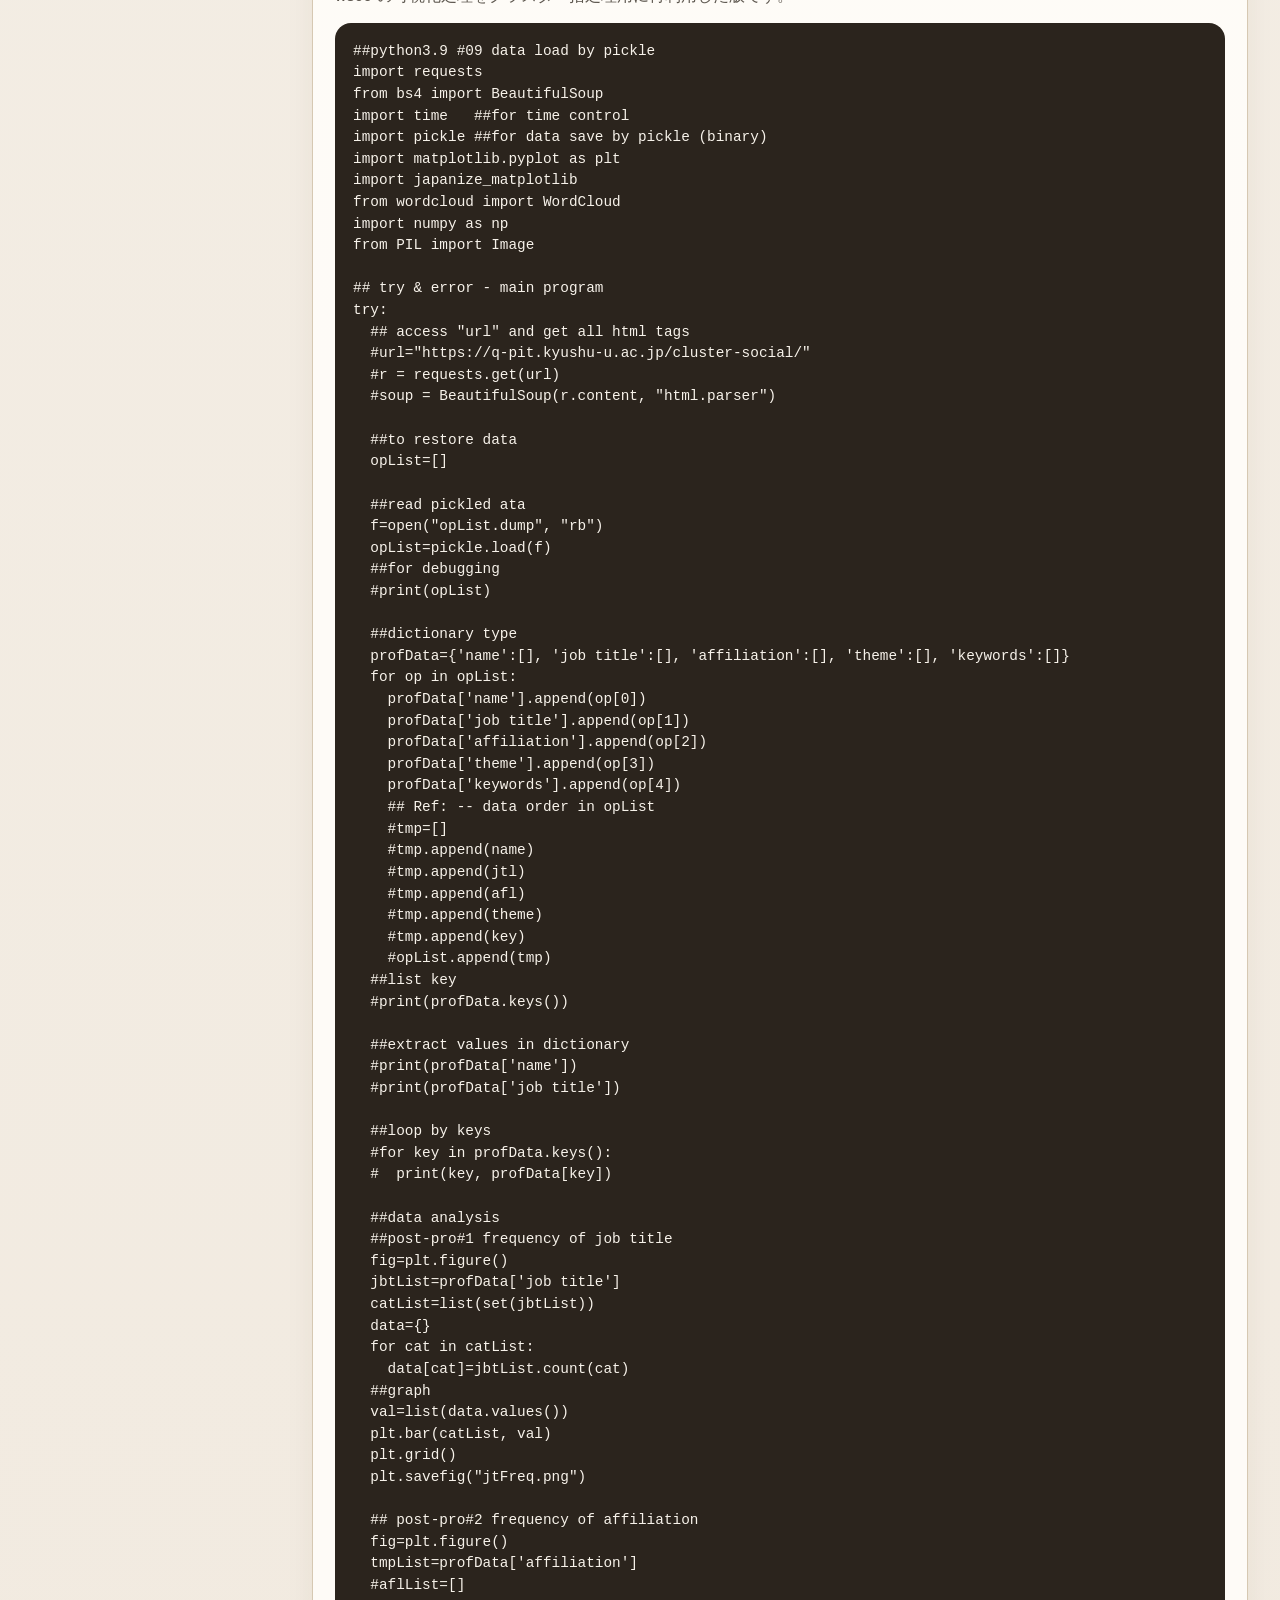
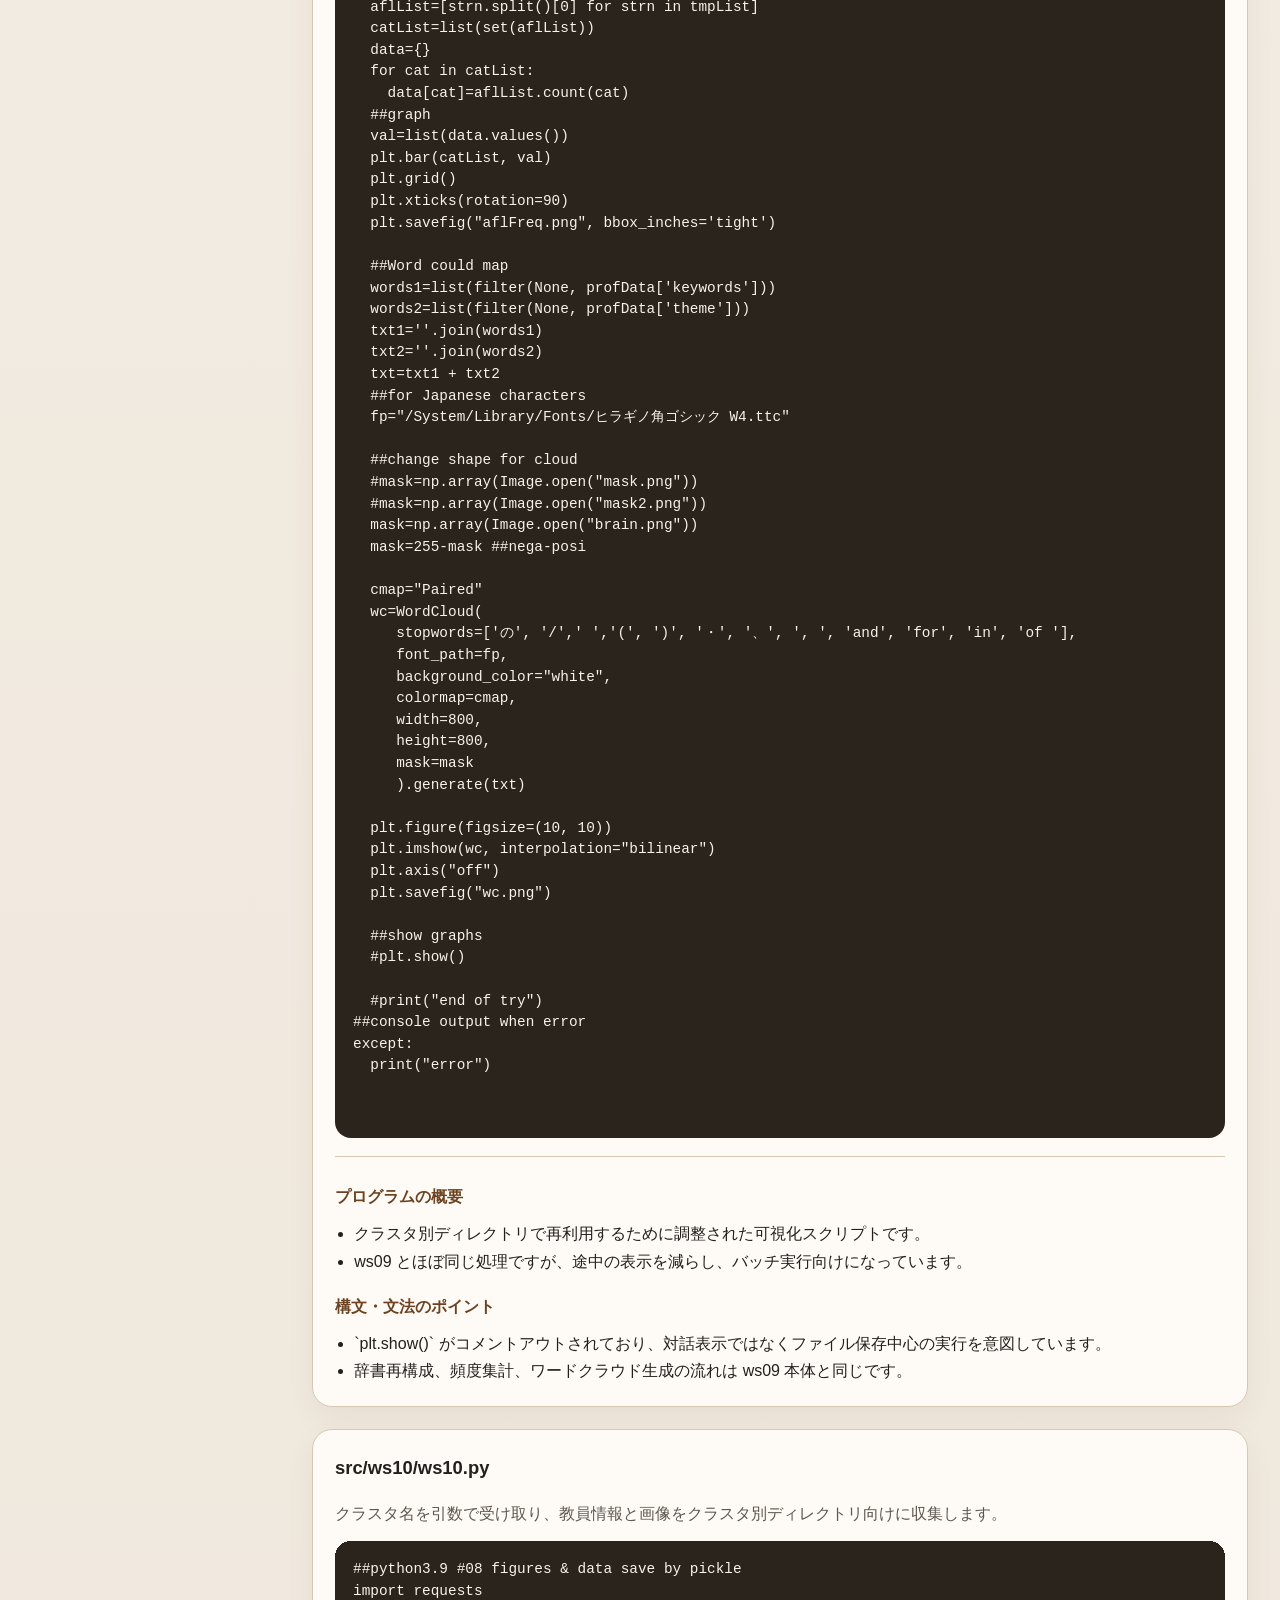
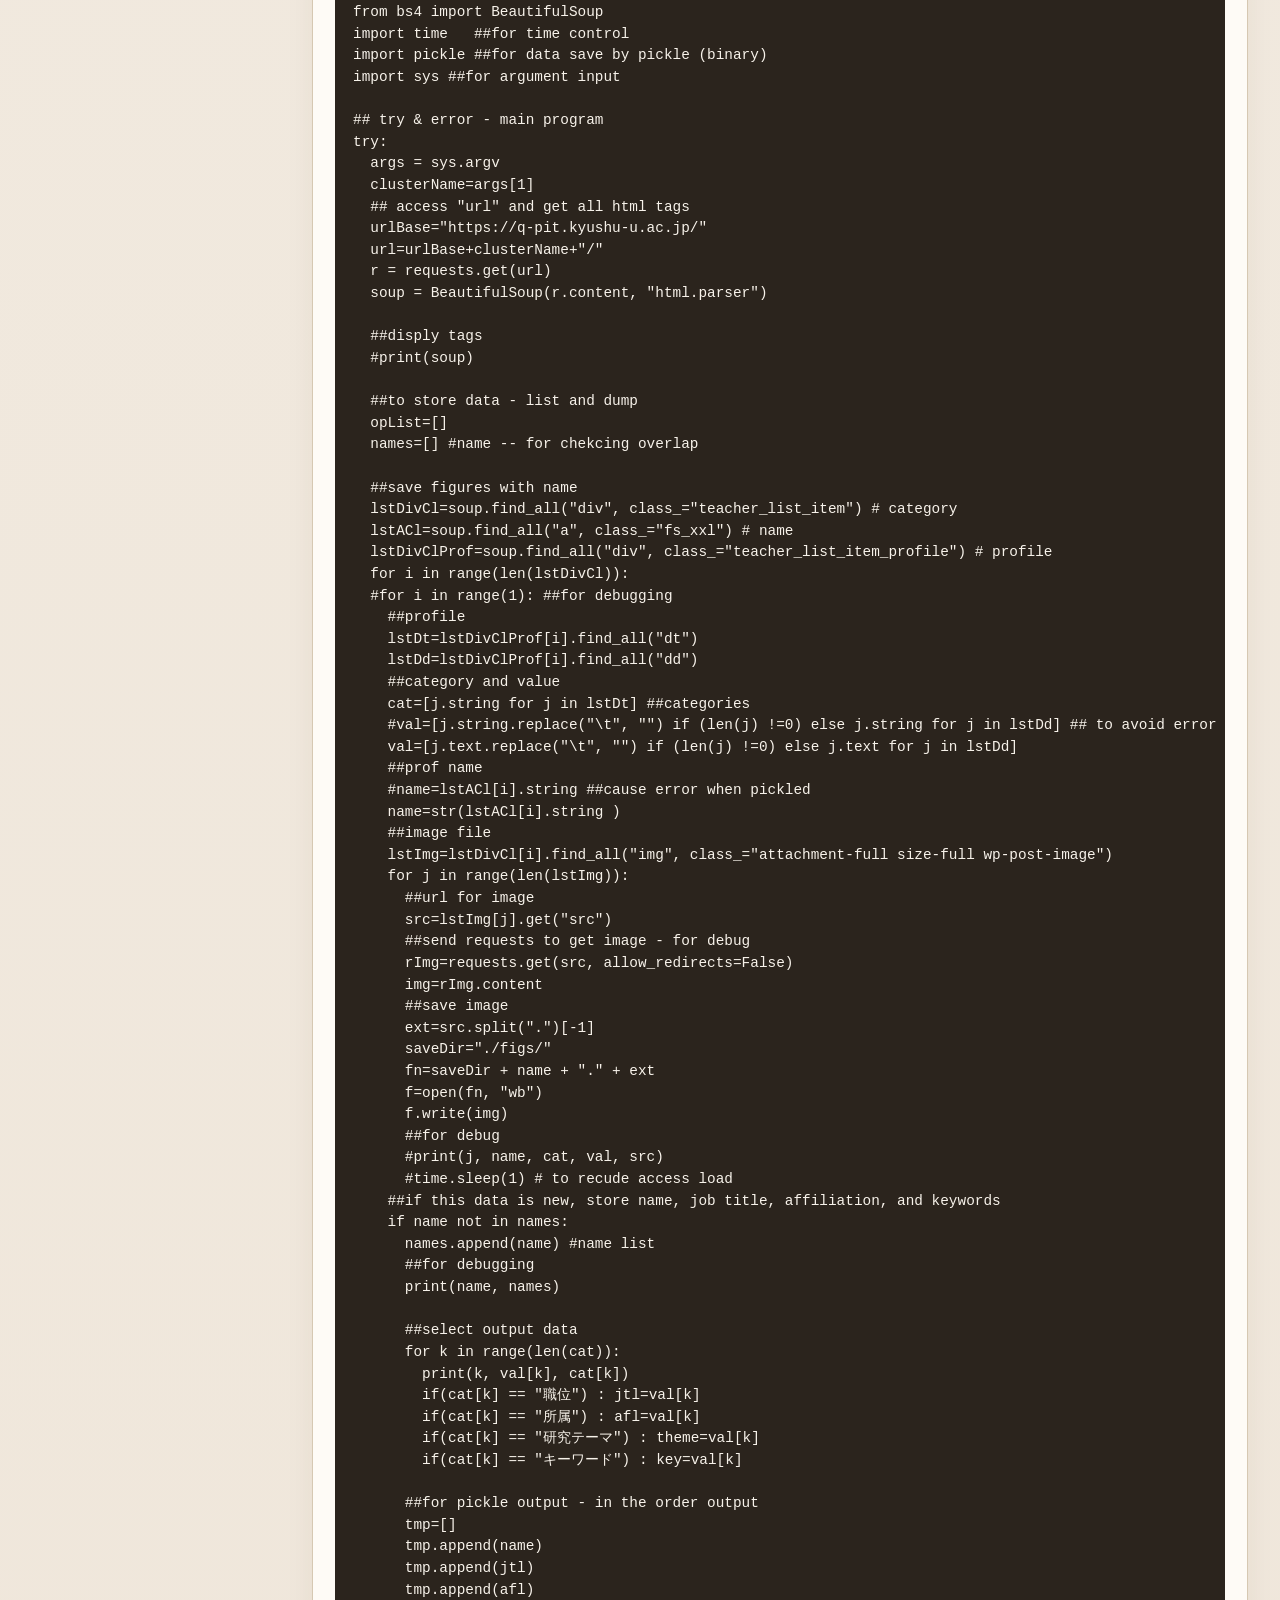
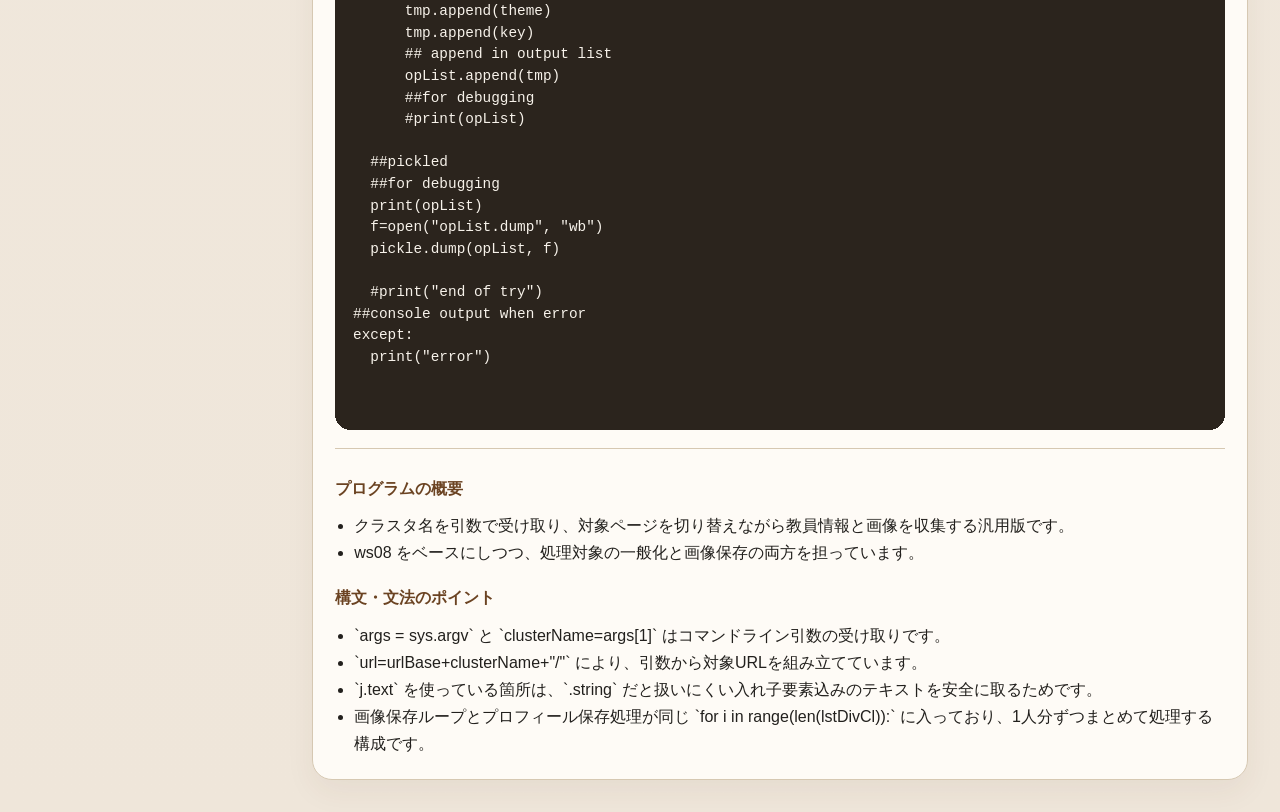
<file: doc_src_ws10.html>
<!DOCTYPE html>
<html lang="ja">
<head>
  <meta charset="utf-8">
  <meta name="viewport" content="width=device-width, initial-scale=1">
  <title>ws10 の解説</title>
  <style>
    :root {
      --bg: #f4f1ea;
      --paper: #fffdf9;
      --ink: #22201d;
      --sub: #5d574f;
      --line: #d6c8b2;
      --accent: #8b5e34;
      --accent-soft: #efe3d2;
      --code: #2b241d;
    }
    * { box-sizing: border-box; }
    body {
      margin: 0;
      font-family: "Hiragino Sans", "Yu Gothic", sans-serif;
      color: var(--ink);
      background:
        radial-gradient(circle at top left, #f8ead1 0, transparent 30%),
        linear-gradient(180deg, #f6f2eb 0%, #efe6da 100%);
      line-height: 1.7;
    }
    .layout {
      display: grid;
      grid-template-columns: 280px minmax(0, 1fr);
      min-height: 100vh;
    }
    nav {
      padding: 24px 18px;
      border-right: 1px solid var(--line);
      background: rgba(255, 253, 249, 0.82);
      backdrop-filter: blur(10px);
      position: sticky;
      top: 0;
      height: 100vh;
      overflow: auto;
    }
    nav h1 {
      margin: 0 0 14px;
      font-size: 1.1rem;
    }
    nav p {
      margin: 0 0 14px;
      color: var(--sub);
      font-size: 0.92rem;
    }
    nav a {
      display: block;
      padding: 8px 10px;
      margin-bottom: 6px;
      border-radius: 10px;
      color: var(--ink);
      text-decoration: none;
      background: transparent;
    }
    nav a.current {
      background: var(--accent-soft);
      color: #5a391c;
      font-weight: 700;
    }
    nav a:hover {
      background: #f1e7d9;
    }
    main {
      padding: 32px;
    }
    .hero {
      background: rgba(255, 253, 249, 0.9);
      border: 1px solid var(--line);
      border-radius: 24px;
      padding: 28px;
      box-shadow: 0 16px 40px rgba(82, 59, 29, 0.08);
    }
    .eyebrow {
      margin: 0 0 8px;
      color: var(--accent);
      font-weight: 700;
      letter-spacing: 0.08em;
      text-transform: uppercase;
      font-size: 0.8rem;
    }
    h2 {
      margin: 0 0 12px;
      font-size: clamp(1.8rem, 2.8vw, 2.6rem);
      line-height: 1.2;
    }
    .grid {
      display: grid;
      grid-template-columns: repeat(2, minmax(0, 1fr));
      gap: 20px;
      margin-top: 24px;
    }
    .card, .file-block {
      background: rgba(255, 253, 249, 0.92);
      border: 1px solid var(--line);
      border-radius: 20px;
      padding: 22px;
      margin-top: 22px;
      box-shadow: 0 12px 30px rgba(82, 59, 29, 0.06);
    }
    .card h3, .file-block h3 {
      margin-top: 0;
      margin-bottom: 12px;
      font-size: 1.15rem;
    }
    .file-block h4 {
      margin: 18px 0 10px;
      font-size: 1rem;
      color: #6b4322;
    }
    ul {
      margin: 0;
      padding-left: 1.2rem;
    }
    .note {
      color: var(--sub);
      margin-bottom: 14px;
    }
    pre {
      margin: 0;
      padding: 18px;
      overflow: auto;
      border-radius: 16px;
      background: var(--code);
      color: #f7f2ea;
      font-size: 0.9rem;
      line-height: 1.5;
    }
    code {
      font-family: "SFMono-Regular", Consolas, monospace;
    }
    .explain {
      margin-top: 18px;
      padding-top: 8px;
      border-top: 1px solid var(--line);
    }
    a.inline {
      color: var(--accent);
    }
    @media (max-width: 960px) {
      .layout {
        grid-template-columns: 1fr;
      }
      nav {
        position: static;
        height: auto;
        border-right: 0;
        border-bottom: 1px solid var(--line);
      }
      main {
        padding: 20px;
      }
      .grid {
        grid-template-columns: 1fr;
      }
    }
  </style>
</head>
<body>
  <div class="layout">
    <nav>
      <h1>src 解説ページ</h1>
      <p><a class="inline" href="index.html">目次へ戻る</a></p>
      <a class="" href="doc_src_ws01.html">ws01</a>
<a class="" href="doc_src_ws02.html">ws02</a>
<a class="" href="doc_src_ws03.html">ws03</a>
<a class="" href="doc_src_ws04.html">ws04</a>
<a class="" href="doc_src_ws05.html">ws05</a>
<a class="" href="doc_src_ws07.html">ws07</a>
<a class="" href="doc_src_ws08.html">ws08</a>
<a class="" href="doc_src_ws09.html">ws09</a>
<a class="current" href="doc_src_ws10.html">ws10</a>
    </nav>
    <main>
      <section class="hero">
        <p class="eyebrow">Directory Guide</p>
        <h2>ws10</h2>
        <p>ここでは処理対象を1クラスタに固定せず、引数で `cluster-material` などを切り替えてデータ収集と可視化を自動実行できるようにしています。</p>
      </section>

      <div class="grid">
        <section class="card">
          <h3>読みどころ</h3>
          <ul><li>`ws10.py` はクラスタ名を受け取ってスクレイピングし、画像保存と pickle 出力を行う本体です。</li>
<li>`ws09.py` は ws09 の可視化処理を再利用し、各クラスタ内で画像を生成するためにコピーされます。</li>
<li>`run.sh` と `runPosPro.sh` が全クラスタを順に処理するバッチスクリプトの役目を持ちます。</li></ul>
        </section>
        <section class="card">
          <h3>ソースコード一覧</h3>
          <ul><li><a href="src/ws10/htmlIndex.sh" download>htmlIndex.sh</a></li>
<li><a href="src/ws10/run.sh" download>run.sh</a></li>
<li><a href="src/ws10/runPosPro.sh" download>runPosPro.sh</a></li>
<li><a href="src/ws10/ws09.py" download>ws09.py</a></li>
<li><a href="src/ws10/ws10.py" download>ws10.py</a></li></ul>
        </section>
      </div>
      
      
    <section class="file-block">
      <h3>src/ws10/htmlIndex.sh</h3>
      <p class="note">カレントディレクトリのPNG一覧をHTMLに整形するシェルスクリプトです。</p>
      <pre><code>#!/bin/bash
 ##setting parameter
 #directory where figures are 
 DN1=&quot;./&quot;
 DN2=&quot;./&quot;
 HF=&quot;./index.html&quot;
 #number of rows
 R=4
 ##definition of suffix
 SUFFIX1=&quot;.eps&quot;
 SUFFIX2=&quot;.png&quot;
 #make directory DN2 if not exsit
 #if [[ ! -a $DN2  ]]
 #then
 #  mkdir $DN2
 #fi
 #
 #NPS=10
 #ip=0
 #for i in ${DN1}/*${SUFFIX1}
 #do
 #  (
 #    #FNN=`basename $i .eps`.re.eps
 #    #eps2eps $i $FNN
 #    #mv $FNN $i
 #    convert -density 200 $i `basename $i ${SUFFIX1}`${SUFFIX2} ;
 #    convert -density 300 $i `basename $i ${SUFFIX1}`.png ;
 #    #convert -density 400 $i `basename $i ${SUFFIX1}`${SUFFIX2} ;
 #  )&amp;
 #  flg=$((ip%NPS))
 #  flg=$((flg+1))
 #  if [[ $flg -eq $NPS ]]
 #  then
 #    echo &quot;*********************************************************&quot;
 #    echo &quot;waiting&quot;
 #    echo &quot;*********************************************************&quot;
 #    wait
 #  fi
 #  ip=$((ip+1))
 #done
 #mv *${SUFFIX2} ${DN2} 

 wait

 ##script for tag 
 echo &#x27;&lt;html&gt;&lt;head&gt;&lt;title&gt;Index&lt;/title&gt;&lt;/head&gt;&#x27; &gt; ${HF}
 echo &#x27;&lt;link rel=&quot;stylesheet&quot; href=&quot;common.css&quot; type=&quot;text/css&quot;&gt;&#x27; &gt;&gt;${HF}
	
 echo &#x27;&lt;div id =&quot;title&quot;&gt;&#x27;`pwd`&#x27;&lt;/div&gt;&#x27; &gt;&gt; ${HF}
 echo &#x27;&lt;div id=&quot;stitle2&quot;&gt;
       &lt;script language=&quot;javascript&quot;&gt;
       &lt;!--
                update = new Date(document.lastModified);
                theMonth = update.getMonth() + 1;
                theDate = update.getDate();
                theYear = update.getYear();
                theYear = &quot;2&quot; + theYear - &quot;100&quot;;
                document.write(&quot;Last updated: &quot; + theYear + &quot;.&quot;+ theMonth + &quot;.&quot; + theDate);
       --&gt;
       &lt;/script&gt;
       &lt;/div&gt;
       &lt;div id=&quot;space&quot;&gt;&lt;/div&gt; &#x27; &gt;&gt; ${HF}
 
 echo &#x27;&lt;table&gt;&lt;tr&gt;&#x27; &gt;&gt;${HF}
 let j=1
 for i in ${DN2}/*${SUFFIX2}
   do
     if [[ `expr $j % $R`  -eq 0  ]] ; then
       echo &#x27;&lt;td&gt;&lt;a href=&quot;&#x27;${DN1}&#x27;/&#x27;`basename ${i} ${SUFFIX2}`${SUFFIX1}&#x27;&quot;&gt;&#x27;`basename ${i} ${SUFFIX2}`&#x27;&lt;/a&gt;&lt;br&gt;&lt;img src=&#x27;${i} width=100%&#x27;&gt;&lt;/td&gt;&lt;/tr&gt;&lt;tr&gt;&#x27; &gt;&gt;${HF}
     else
       echo &#x27;&lt;td&gt;&lt;a href=&quot;&#x27;${DN1}&#x27;/&#x27;`basename ${i} ${SUFFIX2}`${SUFFIX1}&#x27;&quot;&gt;&#x27;`basename ${i} ${SUFFIX2}`&#x27;&lt;/a&gt;&lt;br&gt;&lt;img src=&#x27;${i} width=100%&#x27;&gt;&lt;/td&gt;&#x27; &gt;&gt;${HF}
     fi
     let j=j+1
   done
 echo &#x27;&lt;/tr&gt;&lt;/table&gt;&lt;/div&gt;&lt;/body&gt;&lt;/html&gt;&#x27; &gt;&gt;${HF}

</code></pre>
      <div class="explain">
        <h4>プログラムの概要</h4>
        <ul><li>カレントディレクトリ内のPNG画像を表形式で並べた簡易HTMLを自動生成するスクリプトです。</li></ul>
        <h4>構文・文法のポイント</h4>
        <ul><li>`HF=&quot;./index.html&quot;` のような代入で出力先ファイルを定義しています。</li><li>`echo &#x27;...&#x27; &gt; ${HF}` と `&gt;&gt;` は、それぞれ上書き出力と追記出力です。</li><li>`for i in ${DN2}/*${SUFFIX2}` はPNGファイル群を順に処理するシェルのグロブ展開です。</li><li>`if [[ \`expr $j % $R\` -eq 0 ]]` で列数に応じて改行位置を切り替えています。</li></ul>
      </div>
    </section>
    

    <section class="file-block">
      <h3>src/ws10/run.sh</h3>
      <p class="note">3クラスタに対して収集処理を順番に実行し、生成物を各クラスタディレクトリへまとめます。</p>
      <pre><code>#!/bin/bash

 ##using argument of program
 ##access three cluster
 CLIST=&quot;cluster-material cluster-system cluster-social&quot;
  
 for c in $CLIST
 do
   if [ -e $c  ]  
   then
     rm -rf $c
   fi 
   mkdir figs
   python3.9 ws10.py $c 
   mv figs $c 
   mv opList.dump $c

 done
 


</code></pre>
      <div class="explain">
        <h4>プログラムの概要</h4>
        <ul><li>3つのクラスタを順番に処理し、収集結果をクラスタ別フォルダへまとめるシェルスクリプトです。</li></ul>
        <h4>構文・文法のポイント</h4>
        <ul><li>`CLIST=&quot;cluster-material cluster-system cluster-social&quot;` は空白区切りのリスト変数です。</li><li>`for c in $CLIST` で各クラスタ名を順番に処理しています。</li><li>`if [ -e $c ]` は対象パスの存在確認、`mkdir figs` は出力先作成です。</li><li>`mv figs $c` と `mv opList.dump $c` で生成物をクラスタ名のディレクトリへ移しています。</li></ul>
      </div>
    </section>
    

    <section class="file-block">
      <h3>src/ws10/runPosPro.sh</h3>
      <p class="note">可視化処理と簡易HTML生成を各クラスタで実行し、比較用PNGも親ディレクトリへ集約します。</p>
      <pre><code>#!/bin/bash

 ##using argument of program
 ##access three cluster
 CLIST=&quot;cluster-material cluster-system cluster-social&quot;
  
 for c in $CLIST
 do
   #if [ -e $c  ]  
   #then
   #  rm -rf $c
   #fi 

   #mkdir figs
   cp ws09.py brain.png htmlIndex.sh $c
   cd $c
     python3.9 ws09.py $c 
     rm brain.png
     ./htmlIndex.sh 
     cp wc.png ../${c}.png
   cd ..
   #mv figs $c 
   #mv opList.dump $c

 done
 
 ./htmlIndex.sh 
 


</code></pre>
      <div class="explain">
        <h4>プログラムの概要</h4>
        <ul><li>収集済みクラスタごとに可視化処理と簡易HTML生成を行い、比較用PNGも親ディレクトリへ集約する後処理スクリプトです。</li></ul>
        <h4>構文・文法のポイント</h4>
        <ul><li>`cp ws09.py brain.png htmlIndex.sh $c` で必要ファイルを各クラスタへコピーしています。</li><li>`cd $c` でディレクトリ移動し、その場で `python3.9 ws09.py` を実行します。</li><li>`cp wc.png ../${c}.png` は変数展開 `${c}` を用いて親ディレクトリへクラスタ名付き画像を保存する書き方です。</li></ul>
      </div>
    </section>
    

    <section class="file-block">
      <h3>src/ws10/ws09.py</h3>
      <p class="note">ws09 の可視化処理をクラスタ一括処理用に再利用した版です。</p>
      <pre><code>##python3.9 #09 data load by pickle
import requests
from bs4 import BeautifulSoup   
import time   ##for time control
import pickle ##for data save by pickle (binary)
import matplotlib.pyplot as plt
import japanize_matplotlib
from wordcloud import WordCloud
import numpy as np
from PIL import Image

## try &amp; error - main program
try:
  ## access &quot;url&quot; and get all html tags 
  #url=&quot;https://q-pit.kyushu-u.ac.jp/cluster-social/&quot;
  #r = requests.get(url)
  #soup = BeautifulSoup(r.content, &quot;html.parser&quot;)
  
  ##to restore data 
  opList=[]

  ##read pickled ata
  f=open(&quot;opList.dump&quot;, &quot;rb&quot;)
  opList=pickle.load(f)
  ##for debugging
  #print(opList)
  
  ##dictionary type
  profData={&#x27;name&#x27;:[], &#x27;job title&#x27;:[], &#x27;affiliation&#x27;:[], &#x27;theme&#x27;:[], &#x27;keywords&#x27;:[]}
  for op in opList: 
    profData[&#x27;name&#x27;].append(op[0])
    profData[&#x27;job title&#x27;].append(op[1])
    profData[&#x27;affiliation&#x27;].append(op[2])
    profData[&#x27;theme&#x27;].append(op[3])
    profData[&#x27;keywords&#x27;].append(op[4])
    ## Ref: -- data order in opList
    #tmp=[]
    #tmp.append(name)   
    #tmp.append(jtl)   
    #tmp.append(afl)   
    #tmp.append(theme)   
    #tmp.append(key)   
    #opList.append(tmp)
  ##list key
  #print(profData.keys()) 

  ##extract values in dictionary
  #print(profData[&#x27;name&#x27;])
  #print(profData[&#x27;job title&#x27;])

  ##loop by keys
  #for key in profData.keys():
  #  print(key, profData[key])
    
  ##data analysis
  ##post-pro#1 frequency of job title
  fig=plt.figure()
  jbtList=profData[&#x27;job title&#x27;]
  catList=list(set(jbtList))
  data={}
  for cat in catList:
    data[cat]=jbtList.count(cat) 
  ##graph
  val=list(data.values())
  plt.bar(catList, val)
  plt.grid()
  plt.savefig(&quot;jtFreq.png&quot;)

  ## post-pro#2 frequency of affiliation 
  fig=plt.figure()
  tmpList=profData[&#x27;affiliation&#x27;]
  #aflList=[]
  aflList=[strn.split()[0] for strn in tmpList]
  catList=list(set(aflList))
  data={}
  for cat in catList:
    data[cat]=aflList.count(cat) 
  ##graph
  val=list(data.values())
  plt.bar(catList, val)
  plt.grid()
  plt.xticks(rotation=90)
  plt.savefig(&quot;aflFreq.png&quot;, bbox_inches=&#x27;tight&#x27;)

  ##Word could map
  words1=list(filter(None, profData[&#x27;keywords&#x27;]))
  words2=list(filter(None, profData[&#x27;theme&#x27;]))
  txt1=&#x27;&#x27;.join(words1)
  txt2=&#x27;&#x27;.join(words2)
  txt=txt1 + txt2
  ##for Japanese characters
  fp=&quot;/System/Library/Fonts/ヒラギノ角ゴシック W4.ttc&quot;
  
  ##change shape for cloud
  #mask=np.array(Image.open(&quot;mask.png&quot;))
  #mask=np.array(Image.open(&quot;mask2.png&quot;))
  mask=np.array(Image.open(&quot;brain.png&quot;))
  mask=255-mask ##nega-posi

  cmap=&quot;Paired&quot;
  wc=WordCloud(
     stopwords=[&#x27;の&#x27;, &#x27;/&#x27;,&#x27; &#x27;,&#x27;(&#x27;, &#x27;)&#x27;, &#x27;・&#x27;, &#x27;、&#x27;, &#x27;, &#x27;, &#x27;and&#x27;, &#x27;for&#x27;, &#x27;in&#x27;, &#x27;of &#x27;], 
     font_path=fp,
     background_color=&quot;white&quot;,
     colormap=cmap,
     width=800,
     height=800,
     mask=mask
     ).generate(txt)

  plt.figure(figsize=(10, 10))
  plt.imshow(wc, interpolation=&quot;bilinear&quot;)
  plt.axis(&quot;off&quot;)
  plt.savefig(&quot;wc.png&quot;)

  ##show graphs
  #plt.show() 
 
  #print(&quot;end of try&quot;)
##console output when error
except:
  print(&quot;error&quot;)


</code></pre>
      <div class="explain">
        <h4>プログラムの概要</h4>
        <ul><li>クラスタ別ディレクトリで再利用するために調整された可視化スクリプトです。</li><li>ws09 とほぼ同じ処理ですが、途中の表示を減らし、バッチ実行向けになっています。</li></ul>
        <h4>構文・文法のポイント</h4>
        <ul><li>`plt.show()` がコメントアウトされており、対話表示ではなくファイル保存中心の実行を意図しています。</li><li>辞書再構成、頻度集計、ワードクラウド生成の流れは ws09 本体と同じです。</li></ul>
      </div>
    </section>
    

    <section class="file-block">
      <h3>src/ws10/ws10.py</h3>
      <p class="note">クラスタ名を引数で受け取り、教員情報と画像をクラスタ別ディレクトリ向けに収集します。</p>
      <pre><code>##python3.9 #08 figures &amp; data save by pickle
import requests
from bs4 import BeautifulSoup   
import time   ##for time control
import pickle ##for data save by pickle (binary)
import sys ##for argument input

## try &amp; error - main program
try:
  args = sys.argv
  clusterName=args[1]
  ## access &quot;url&quot; and get all html tags 
  urlBase=&quot;https://q-pit.kyushu-u.ac.jp/&quot;
  url=urlBase+clusterName+&quot;/&quot;
  r = requests.get(url)
  soup = BeautifulSoup(r.content, &quot;html.parser&quot;)
  
  ##disply tags
  #print(soup)

  ##to store data - list and dump
  opList=[]
  names=[] #name -- for chekcing overlap

  ##save figures with name
  lstDivCl=soup.find_all(&quot;div&quot;, class_=&quot;teacher_list_item&quot;) # category
  lstACl=soup.find_all(&quot;a&quot;, class_=&quot;fs_xxl&quot;) # name
  lstDivClProf=soup.find_all(&quot;div&quot;, class_=&quot;teacher_list_item_profile&quot;) # profile
  for i in range(len(lstDivCl)):
  #for i in range(1): ##for debugging
    ##profile
    lstDt=lstDivClProf[i].find_all(&quot;dt&quot;) 
    lstDd=lstDivClProf[i].find_all(&quot;dd&quot;) 
    ##category and value
    cat=[j.string for j in lstDt] ##categories
    #val=[j.string.replace(&quot;\t&quot;, &quot;&quot;) if (len(j) !=0) else j.string for j in lstDd] ## to avoid error 
    val=[j.text.replace(&quot;\t&quot;, &quot;&quot;) if (len(j) !=0) else j.text for j in lstDd] 
    ##prof name
    #name=lstACl[i].string ##cause error when pickled
    name=str(lstACl[i].string )
    ##image file
    lstImg=lstDivCl[i].find_all(&quot;img&quot;, class_=&quot;attachment-full size-full wp-post-image&quot;)
    for j in range(len(lstImg)):
      ##url for image
      src=lstImg[j].get(&quot;src&quot;) 
      ##send requests to get image - for debug
      rImg=requests.get(src, allow_redirects=False)
      img=rImg.content
      ##save image
      ext=src.split(&quot;.&quot;)[-1]
      saveDir=&quot;./figs/&quot;
      fn=saveDir + name + &quot;.&quot; + ext
      f=open(fn, &quot;wb&quot;)
      f.write(img)
      ##for debug
      #print(j, name, cat, val, src) 
      #time.sleep(1) # to recude access load
    ##if this data is new, store name, job title, affiliation, and keywords
    if name not in names: 
      names.append(name) #name list
      ##for debugging
      print(name, names)

      ##select output data 
      for k in range(len(cat)):
        print(k, val[k], cat[k])
        if(cat[k] == &quot;職位&quot;) : jtl=val[k]
        if(cat[k] == &quot;所属&quot;) : afl=val[k]
        if(cat[k] == &quot;研究テーマ&quot;) : theme=val[k]
        if(cat[k] == &quot;キーワード&quot;) : key=val[k]

      ##for pickle output - in the order output
      tmp=[]
      tmp.append(name)   
      tmp.append(jtl)   
      tmp.append(afl)   
      tmp.append(theme)   
      tmp.append(key)   
      ## append in output list
      opList.append(tmp)
      ##for debugging
      #print(opList)

  ##pickled 
  ##for debugging
  print(opList)
  f=open(&quot;opList.dump&quot;, &quot;wb&quot;)
  pickle.dump(opList, f)

  #print(&quot;end of try&quot;)
##console output when error
except:
  print(&quot;error&quot;)


</code></pre>
      <div class="explain">
        <h4>プログラムの概要</h4>
        <ul><li>クラスタ名を引数で受け取り、対象ページを切り替えながら教員情報と画像を収集する汎用版です。</li><li>ws08 をベースにしつつ、処理対象の一般化と画像保存の両方を担っています。</li></ul>
        <h4>構文・文法のポイント</h4>
        <ul><li>`args = sys.argv` と `clusterName=args[1]` はコマンドライン引数の受け取りです。</li><li>`url=urlBase+clusterName+&quot;/&quot;` により、引数から対象URLを組み立てています。</li><li>`j.text` を使っている箇所は、`.string` だと扱いにくい入れ子要素込みのテキストを安全に取るためです。</li><li>画像保存ループとプロフィール保存処理が同じ `for i in range(len(lstDivCl)):` に入っており、1人分ずつまとめて処理する構成です。</li></ul>
      </div>
    </section>
    
    </main>
  </div>
</body>
</html>
</file>
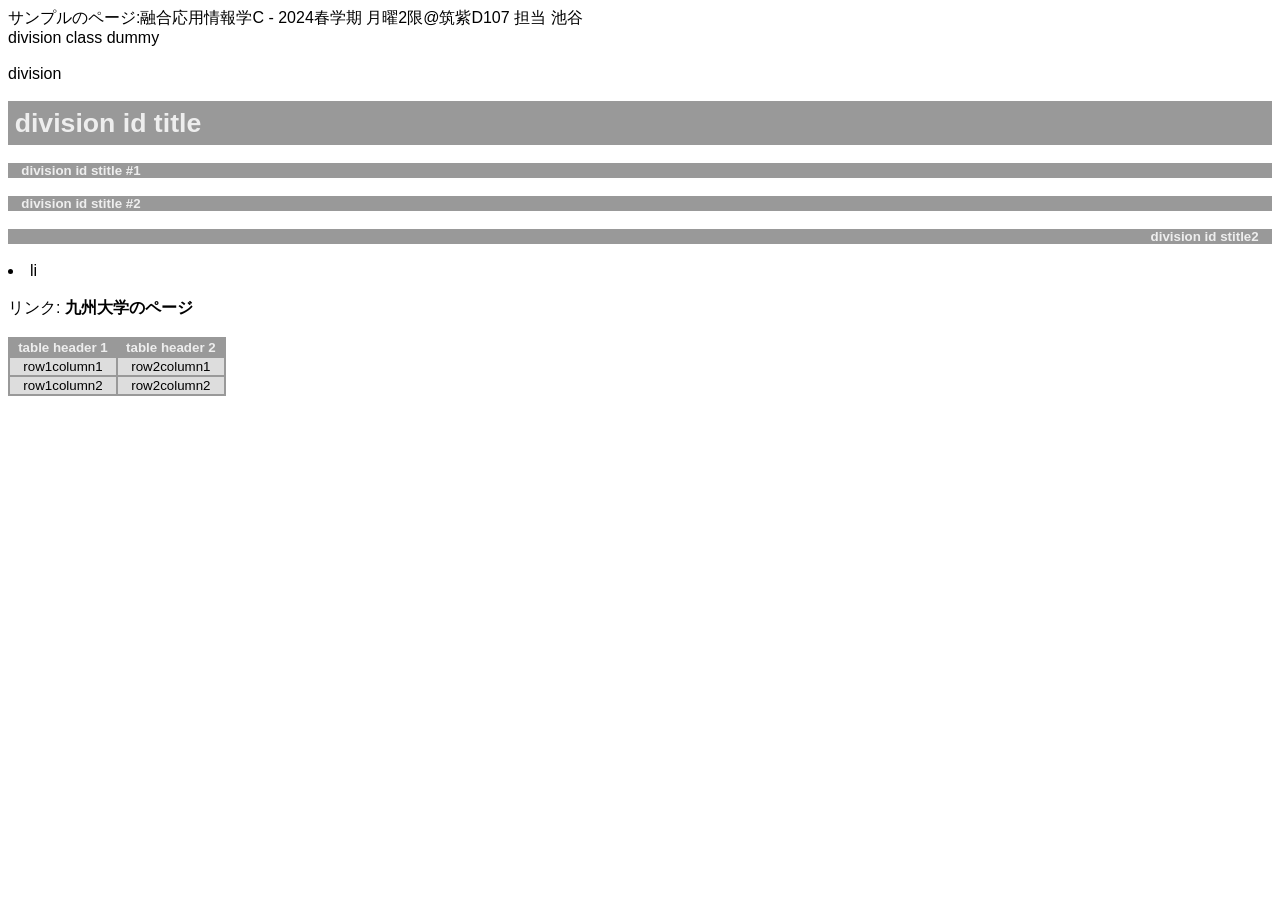
<file: src/ws02/sampleTags.html>
<!--Sample page for web scraping: IES-C 2024 Spring, Ikegaya-->
<html>
<head><title> Sample page</title></head>
<meta charset="utf-8">
<link rel="stylesheet" href="common.css" type="text/css">

<body>
サンプルのページ:融合応用情報学C - 2024春学期 月曜2限@筑紫D107 担当 池谷
<div class="dummy">division class dummy</div><br>
<div>division</div><br>
<div id="title">division id title</div><br>
<div id="stitle">division id stitle #1</div><br>
<div id="stitle">division id stitle #2</div><br>
<div id="stitle2">division id stitle2</div><br>

<li>li</li><br>

リンク: <a href="https://www.kyushu-u.ac.jp/ja/">九州大学のページ</a><br><br>

<table>
<tr><th>table header 1 </th><th>table header 2</th></tr>
<tr><td>row1column1</td><td>row2column1</td></tr>
<tr><td>row1column2</td><td>row2column2</td></tr>
</table>

</body>
</html>
</file>
<file: src/ws02/common.css>
/*@charset "utf-8";*/

*{
 font-family:'Lucida Grande', 'Hiragino Kaku Gothic ProN','ヒラギノ書角ゴ ProN W3', Meiryo, メイリオ, sans-serif;

}
/*
body	{
	background-color:#eeeeee;
	color:#000000;
}
*/
table {
	/*border-style: solid;
     	border-width:4px; 
	border-color:#999999;*/
	background-color:#999999;
}
th {
	background:#999999;
	color:#eeeeee;
	font-size:10pt;
	font-weight:bold;
	/*font-family:arial;*/
	/*border-color:#ffffff;*/
	/*background-color:#ffffff;*/
	/*border-style: solid;
	border-width:1px;*/
}
td {
	background:#dddddd;
	color:#000000;
	font-size:10pt;
	/*font-family:arial;*/
	padding-left:10pt;
	padding-right:10pt;
	/*border-bottom:4px dashed;
	border-color:#999999;*/
	/*border-width:0px;*/
}
td#ny	{
	background:#dddddd;
	color:#000000;
	font-size:10pt;
	/*font-family:arial;*/
	font-weight:bold;
	padding-left:10pt;
	padding-right:10pt
}
td#se	{
	background:#ffcccc;
	color:#000000;
	font-size:10pt;
	/*font-family:arial;*/
	font-weight:bold;
	padding-left:10pt;
	padding-right:10pt
}
td#ol	{
	background:#ccffcc;
	color:#000000;
	font-size:10pt;
	/*font-family:arial;*/
	font-weight:bold;
	padding-left:10pt;
	padding-right:10pt
}
td#done	{
	background:#ffffff;
	color:#000000;
	font-size:10pt;
	/*font-family:arial;*/
	font-weight:bold;
	padding-left:10pt;
	padding-right:10pt;
}
div#space{
	background:#dddddd;
	/*color:#000000;
	font-size:9pt;
	font-family:consolas;
	font-weight:bold;*/
	padding:2pt;
	/*padding-left:15pt;
	padding-right:15pt;
	margin-top:2pt;
	margin-bottom:10pt;*/
}
div#title{
	background:#999999;
	color:#eeeeee;
	/*color:#ffffff;*/
	font-size:20pt;
	font-weight:bold;
	/*font-family:arial;*/
	padding:5pt;
	/*margin-bottom:2pt;
	margin-top:2pt;*/
}
/*subtitles*/
/*left-side*/
div#stitle{
	background:#999999;
	color:#eeeeee;
	font-size:10pt;
	font-weight:bold;
	/*font-family:arial;*/
	padding-left:10pt;
	/*margin-top:1pt
	margin-bottom:1pt*/
}
/*right-side*/
div#stitle2{
	background:#999999;
	color:#eeeeee;
	font-size:10pt;
	font-weight:bold;
	/*font-family:arial;*/
	padding-right:10pt;
	/*margin-top:1pt;
	margin-bottom:1pt;*/
	text-align:right;
}
div#content{
	background:#dddddd;
	color:#000000;
	font-size:9pt;
	/*font-family:;*/
	/*font-family:consolas, "MS UI Gothic";*/
/*	font-weight:bold;*/
	/*padding-left:10pt;*/
/*	padding:2pt;
	padding-left:15pt;
	padding-right:15pt;
*/	/*margin-top:2pt;
	margin-bottom:10pt;*/
}
a {
	text-decoration:none;
	color:#000000;
	font-weight:bold;
}
</file>
